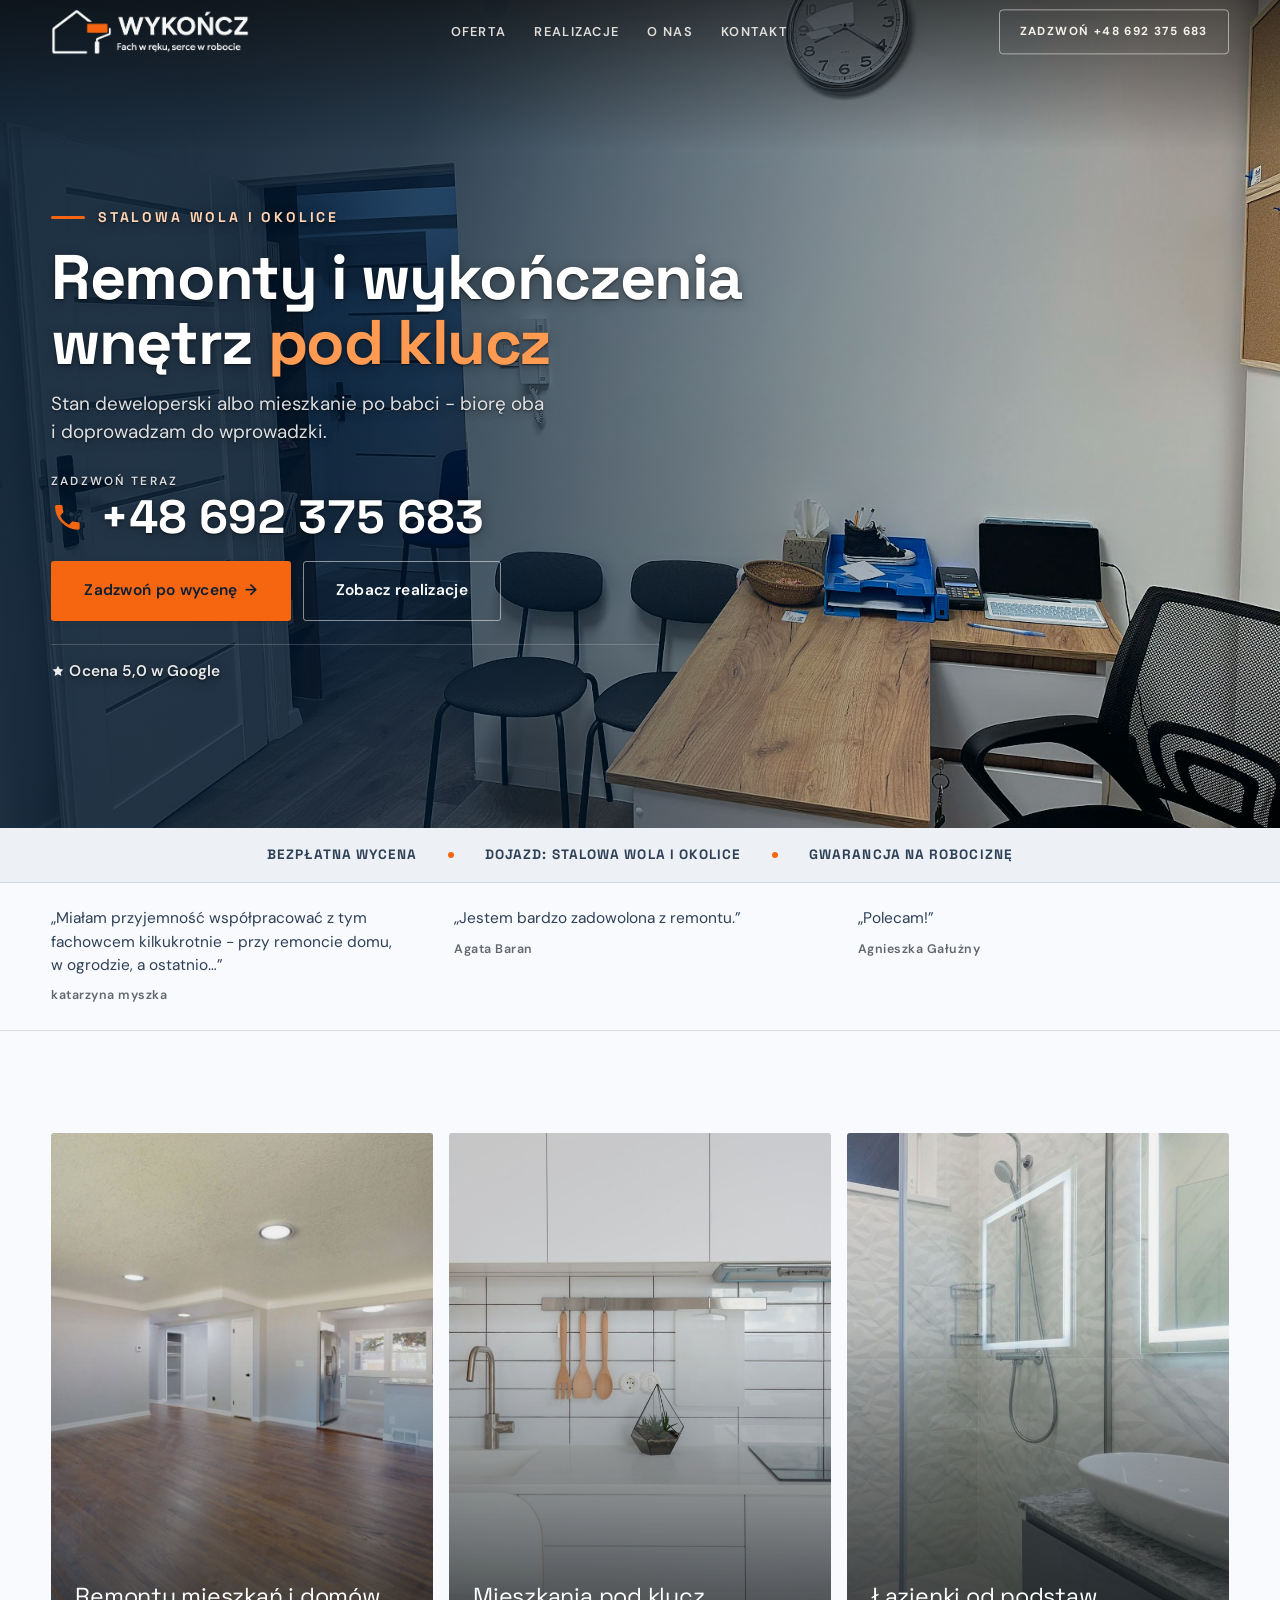
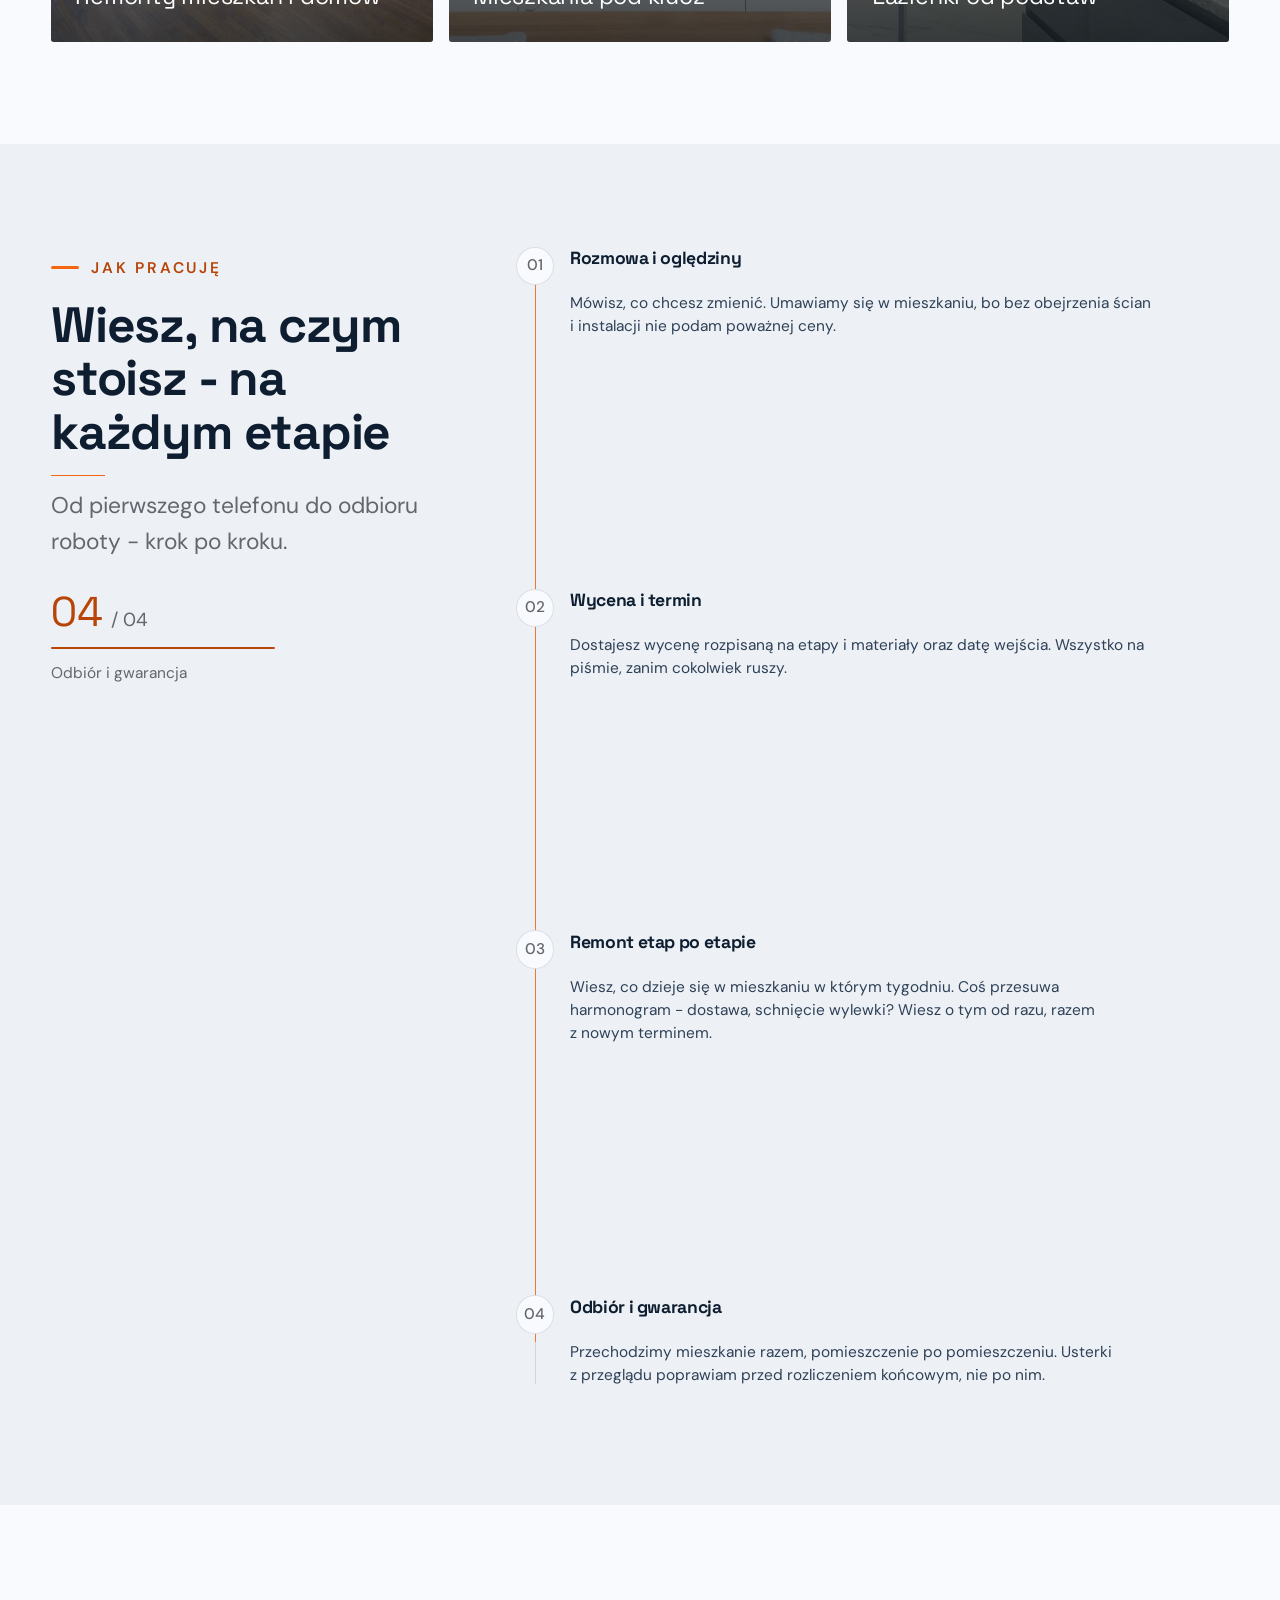
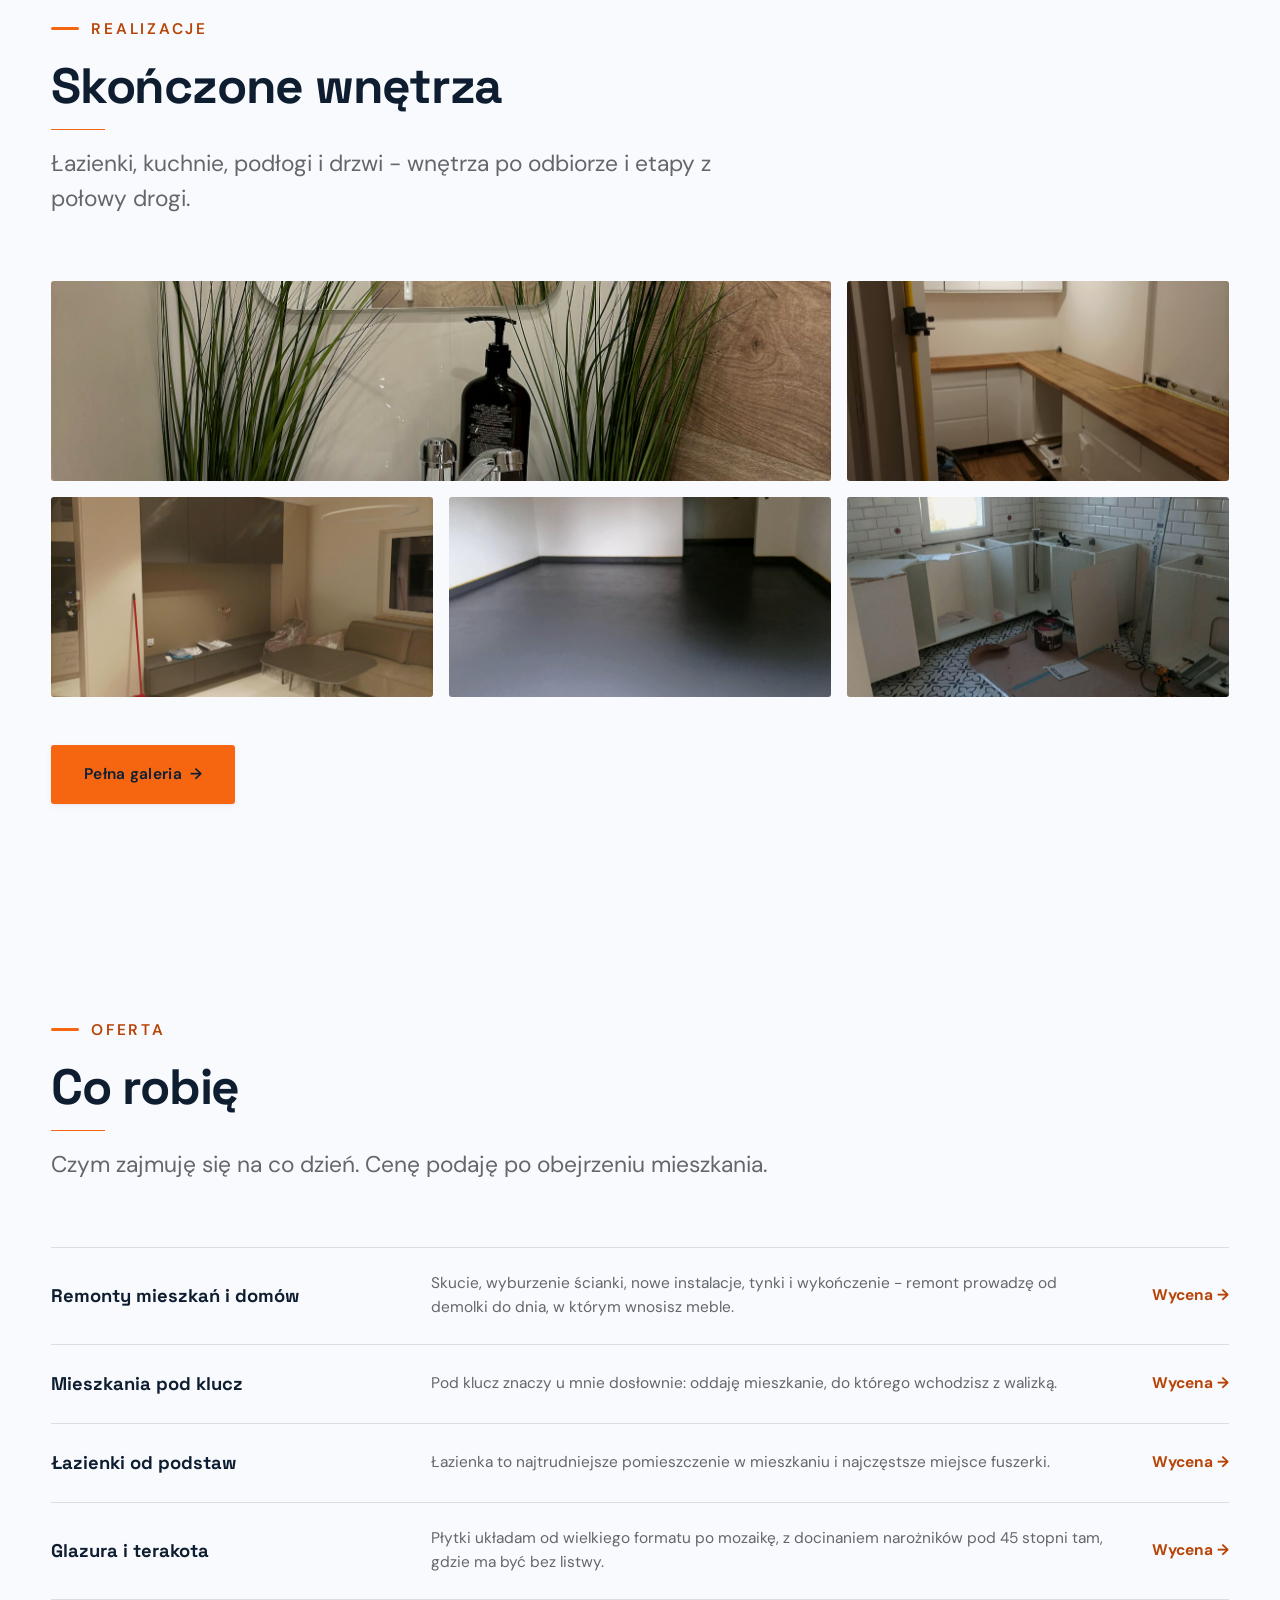
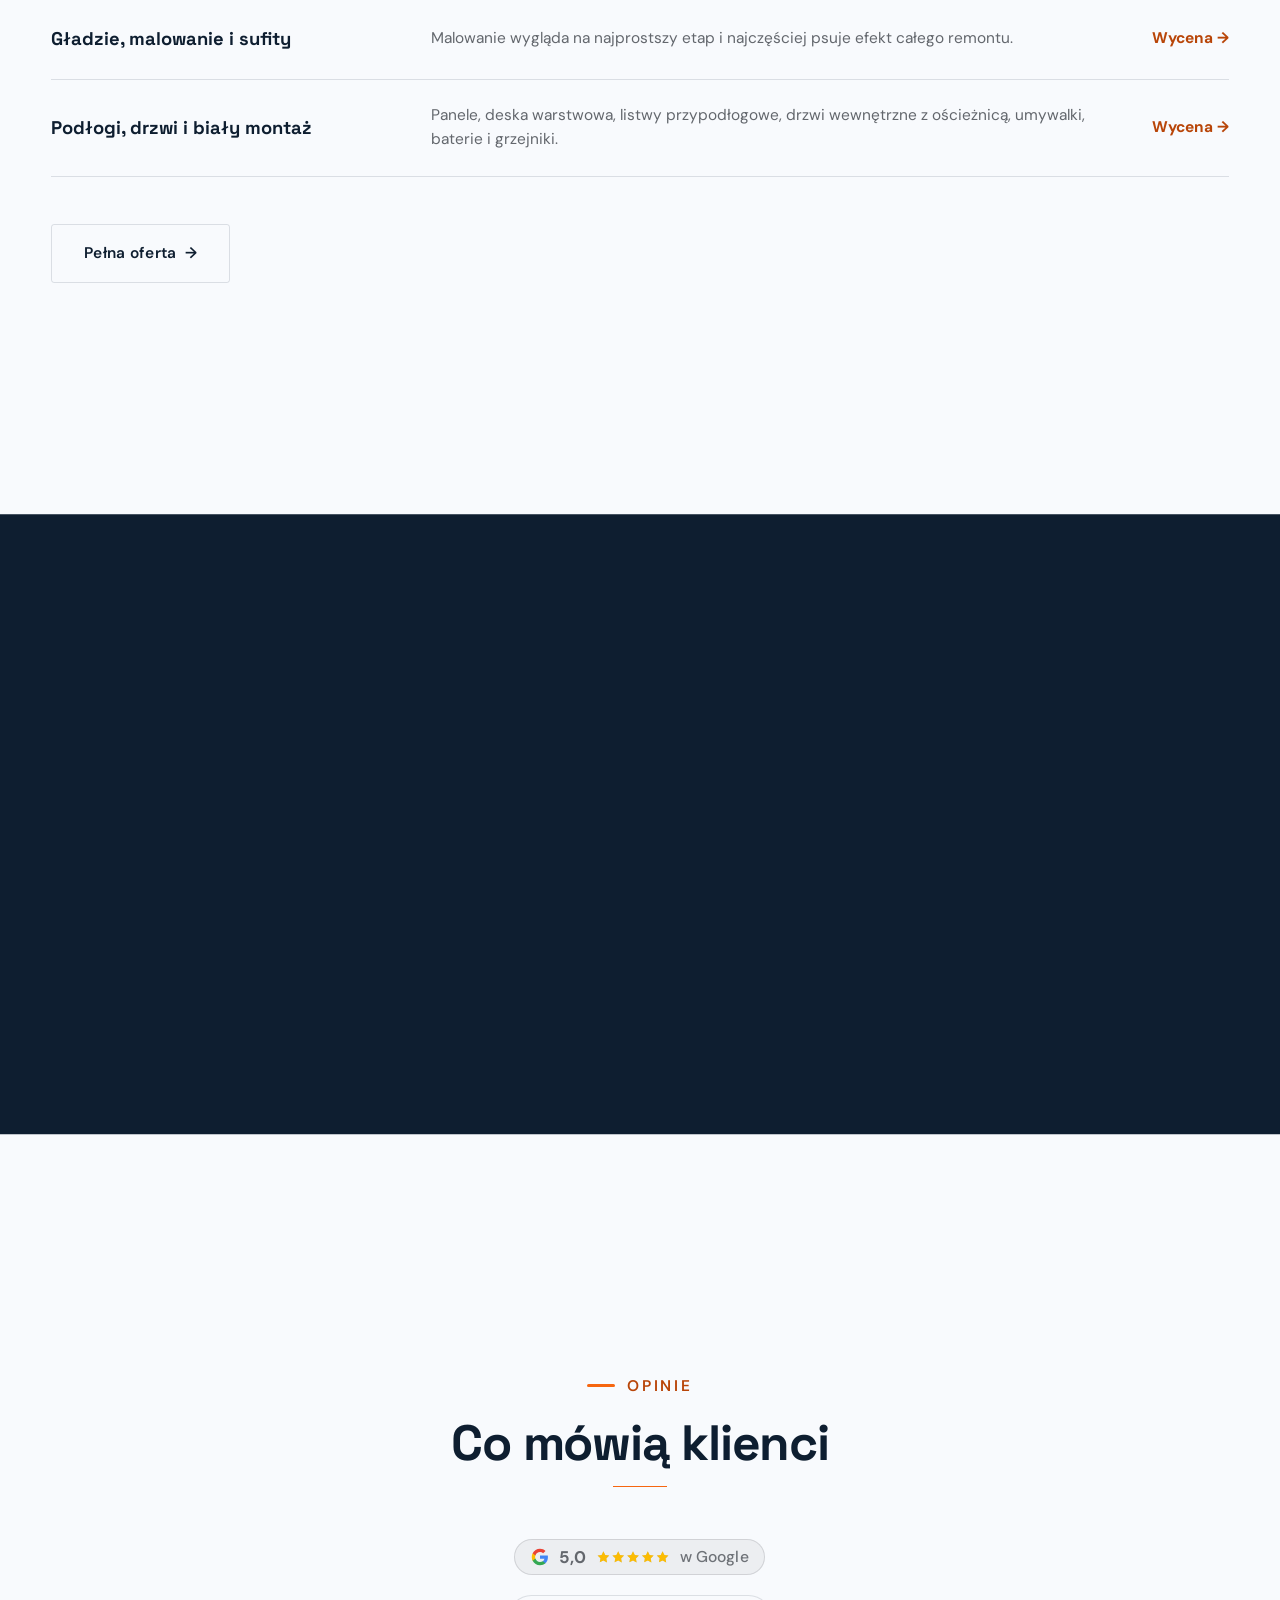
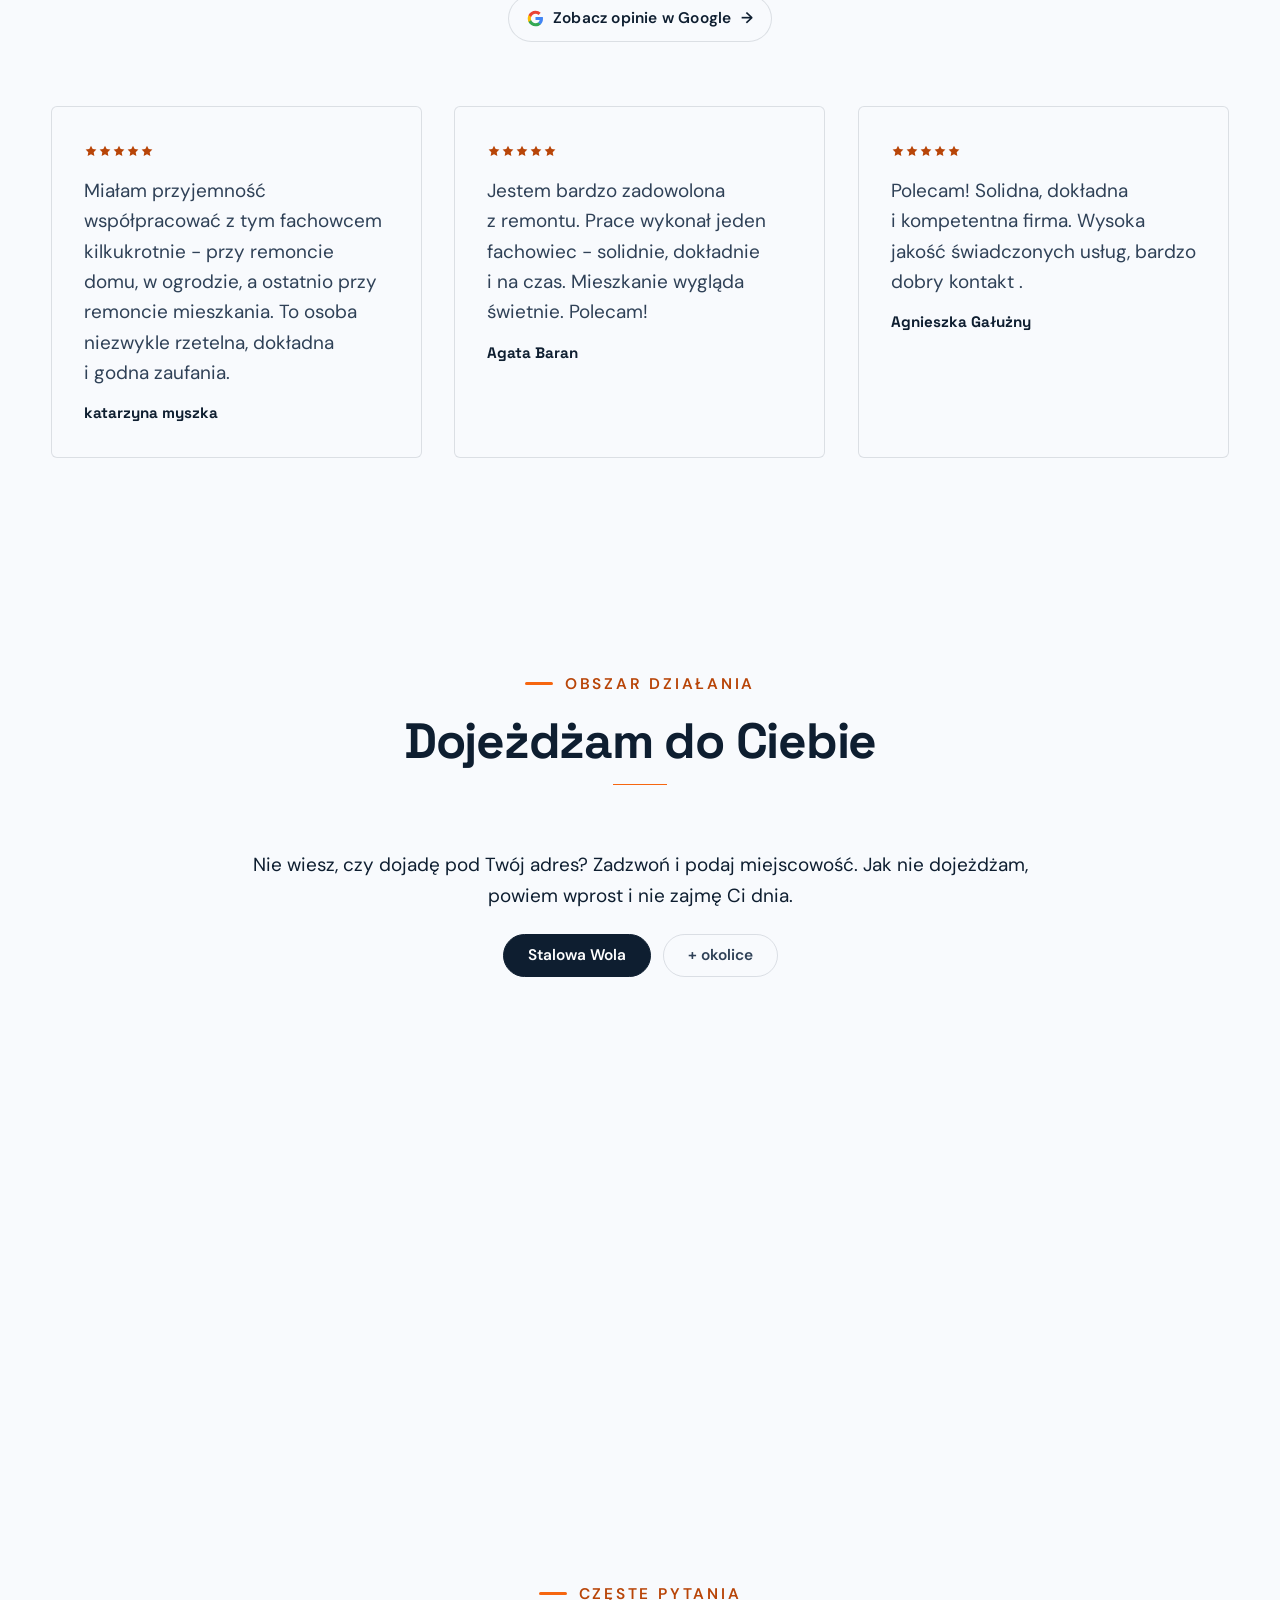
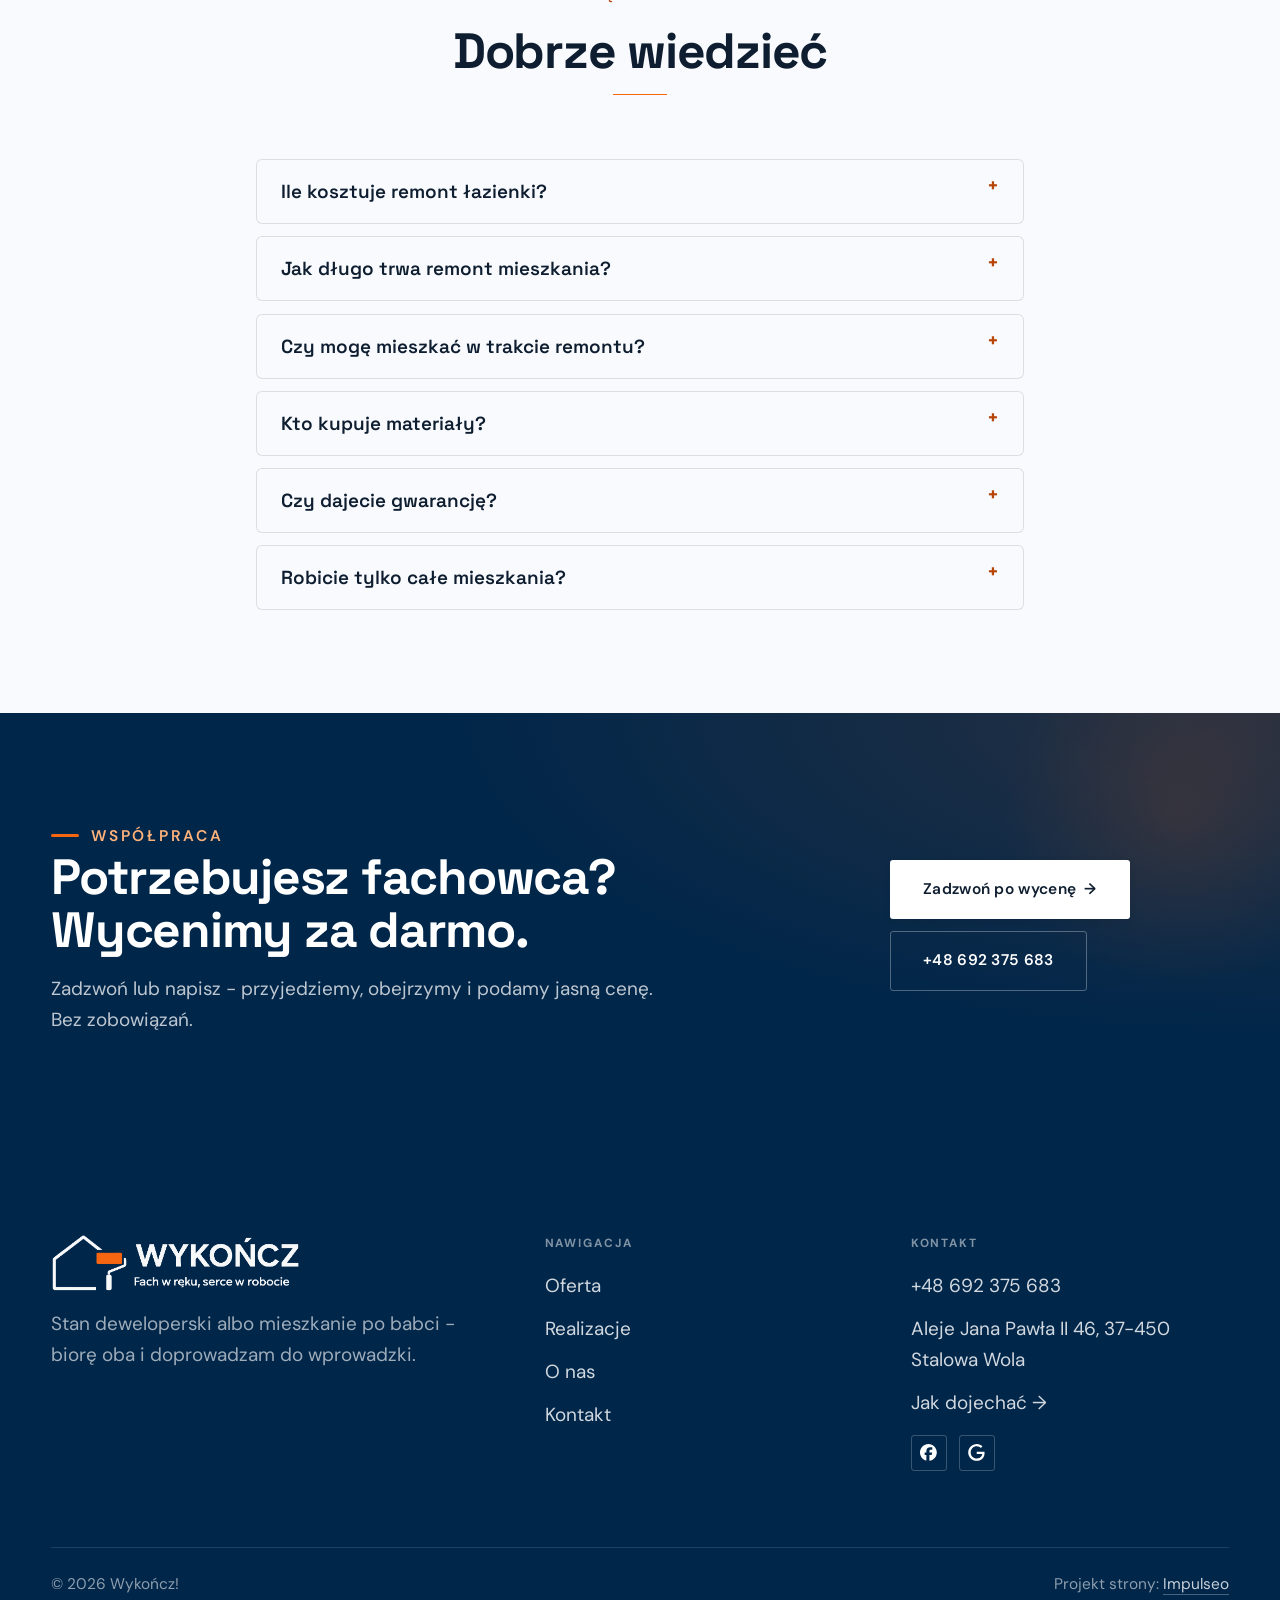
<file: index.html>
<!DOCTYPE html>
<html lang="pl">
<head>
<meta charset="UTF-8">
<meta name="viewport" content="width=device-width, initial-scale=1.0">
<link rel="preload" as="image" href="img/logo-ciemne.png" fetchpriority="high">
<link rel="preload" as="image" href="img/logo-jasne.png" fetchpriority="high">
<script>
/* Ekran wejścia: w <head> BEZ defer - z defer przez ułamek sekundy widać stronę przed kurtyną. */
(function(){
  try{
    if (matchMedia('(prefers-reduced-motion:reduce)').matches) return;
    if (location.search.indexOf('intro') < 0) {
      try { if (sessionStorage.getItem('wykoncz-intro')) return;
            sessionStorage.setItem('wykoncz-intro','1'); } catch(e){}
    }
    document.documentElement.classList.add('intro-on');
  }catch(e){}
})();
</script>
<title>Wykończ! - remonty i wykończenia wnętrz</title>
<meta name="description" content="Remonty mieszkań w Stalowej Woli: łazienki od podstaw, glazura i terakota, wykończenia pod klucz. Wycena i termin przed robotą. Zadzwoń: +48 692 375 683.">
<link rel="canonical" href="https://kris20032.github.io/wykoncz/">
<meta name="robots" content="noindex, nofollow">
<meta property="og:type" content="website">
<meta property="og:locale" content="pl_PL">
<meta property="og:site_name" content="Wykończ!">
<meta property="og:title" content="Wykończ! - remonty i wykończenia wnętrz">
<meta property="og:description" content="Remonty mieszkań w Stalowej Woli: łazienki od podstaw, glazura i terakota, wykończenia pod klucz. Wycena i termin przed robotą. Zadzwoń: +48 692 375 683.">
<meta property="og:url" content="https://kris20032.github.io/wykoncz/">
<meta property="og:image" content="https://kris20032.github.io/wykoncz/img/og.jpg">
<meta property="og:image:width" content="1200">
<meta property="og:image:height" content="630">
<meta name="twitter:card" content="summary_large_image">
<script type="application/ld+json">{"@context": "https://schema.org", "@type": "LocalBusiness", "name": "Wykończ!", "url": "https://kris20032.github.io/wykoncz/", "telephone": "+48692375683", "image": "https://kris20032.github.io/wykoncz/img/og.jpg", "areaServed": "Stalowa Wola", "sameAs": ["https://www.facebook.com/SebastianGadekd/", "https://maps.google.com/?cid=2458068947022722503"]}</script>
<link rel="preconnect" href="https://fonts.googleapis.com">
<link rel="preconnect" href="https://fonts.gstatic.com" crossorigin>
<link href="https://fonts.googleapis.com/css2?family=Space+Grotesk:wght@500;600;700&family=DM+Sans:opsz,wght@9..40,400;9..40,500;9..40,600&display=swap" rel="stylesheet">
<link rel="stylesheet" href="assets/styles.css?v=74247b15">
<meta name="nb-deploy" content="bb717f656394">
</head>
<body>
<div id="intro" aria-hidden="true"><span class="i-pas"></span></div>

<header class="nav">
  <div class="wrap nav-inner">
    <a class="brand brand-has-logo" href="index.html"><span class="brand-mark"><img class="brand-logo" src="img/logo-jasne.png" alt="Wykończ!" width="915" height="213" fetchpriority="high"><img class="bl-ciemne" src="img/logo-ciemne.png" alt="" aria-hidden="true" width="915" height="213" decoding="async"></span></a>
    <nav class="nav-links">
      <a href="oferta.html">Oferta</a>
      <a href="realizacje.html">Realizacje</a>
      <a href="o-nas.html">O nas</a>
      <a href="kontakt.html">Kontakt</a>
      <a href="tel:+48692375683" class="btn btn-accent">Zadzwoń +48 692 375 683</a>
    </nav>
    <button class="nav-toggle" aria-label="Menu"><span></span><span></span><span></span></button>
  </div>
</header>
<script>
/* Pomiar logo i sterowanie wejściem - TUŻ ZA </header> (z main.js ruszałoby ~300 ms później). */
(function(){
  var h = document.documentElement;
  if (!h.classList.contains('intro-on')) return;
  var brand = document.querySelector('.nav .brand'),
      mark  = document.querySelector('.nav .brand-mark'),
      nav   = document.querySelector('.nav');
  var obrazy = mark ? mark.querySelectorAll('img') : [];
  function sprzataj(){
    h.classList.remove('intro-on','intro-znak','intro-gra','intro-out');
    try { document.dispatchEvent(new CustomEvent('wejscie:koniec')); } catch(e){}
  }
  if (!brand || !mark || !nav || obrazy.length < 2) { sprzataj(); return; }

  /* Nic nie rusza, dopóki OBA pliki logo nie są pobrane i zdekodowane -
     inaczej maska grałaby na pustym miejscu. Nie doczekamy się - pokazujemy stronę bez wejścia. */
  var CZEKANIE = 1400, ruszylo = false, odpuszczone = false;
  function pobrane(){ for (var i=0;i<obrazy.length;i++){ if(!(obrazy[i].complete && obrazy[i].naturalWidth>0)) return false; } return true; }
  function odpusc(){ if (ruszylo || odpuszczone) return; odpuszczone = true; sprzataj(); }
  function graj(){ if (!ruszylo && !odpuszczone) { ruszylo = true; wejscie(); } }
  function zacznij(){
    if (ruszylo || odpuszczone || !pobrane()) return;
    var d = [];
    for (var i=0;i<obrazy.length;i++){ if (obrazy[i].decode) d.push(obrazy[i].decode()); }
    if (d.length && window.Promise) Promise.all(d).then(graj, graj); else graj();
  }
  if (pobrane()) zacznij();
  else {
    for (var i=0;i<obrazy.length;i++){
      obrazy[i].addEventListener('load', zacznij);
      obrazy[i].addEventListener('error', odpusc);
    }
    setTimeout(function(){ if (pobrane()) zacznij(); else odpusc(); }, CZEKANIE);
  }

  function wejscie(){
    var r = mark.getBoundingClientRect(), br = brand.getBoundingClientRect();
    if (!r.width || !r.height) { sprzataj(); return; }
    /* Sufit z pikseli pliku (915) przez gęstość ekranu - powyżej logo byłoby miękkie. */
    var sufit = 915 / Math.min(window.devicePixelRatio || 1, 3);
    var cel = (innerWidth < 680) ? Math.min(innerWidth * 0.74, 330) : Math.min(innerWidth * 0.4, 470);
    cel = Math.max(r.width, Math.min(cel, sufit));
    h.style.setProperty('--i-w', Math.round(cel) + 'px');
    h.style.setProperty('--i-h', Math.round(cel * r.height / r.width) + 'px');
    h.style.setProperty('--i-zmniejsz', (r.width / cel).toFixed(4));
    h.style.setProperty('--i-baza-w', Math.round(br.width) + 'px');
    h.style.setProperty('--i-baza-h', Math.round(br.height) + 'px');
    h.style.setProperty('--i-px', Math.round(r.left + r.width / 2 - innerWidth / 2) + 'px');
    h.style.setProperty('--i-py', Math.round(r.top + r.height / 2 - innerHeight / 2) + 'px');
    h.classList.add('intro-znak');
    /* Korekta, gdyby jakiś przodek stał się blokiem odniesienia dla position:fixed. */
    var m = mark.getBoundingClientRect();
    var kx = innerWidth / 2 - (m.left + m.width / 2), ky = innerHeight / 2 - (m.top + m.height / 2);
    if (Math.abs(kx) > 1 || Math.abs(ky) > 1) {
      h.style.setProperty('--i-kx', Math.round(kx) + 'px');
      h.style.setProperty('--i-ky', Math.round(ky) + 'px');
    }

    var zdjete = false;
    function koniec(){
      if (zdjete) return; zdjete = true;
      h.classList.add('intro-out');
      try { document.dispatchEvent(new CustomEvent('wejscie:odslona')); } catch(e){}
      setTimeout(sprzataj, 900);
    }
    /* DWIE klatki - po jednej przeglądarka skleiłaby stan startowy z końcowym. */
    requestAnimationFrame(function(){ requestAnimationFrame(function(){
      h.classList.add('intro-gra');
      /* Zasłona schodzi, gdy gotowe jest HERO, nie po window.load (czeka na wszystkie zdjęcia). */
      var start = Date.now(), MIN = 560, SUFIT = 820, zaladowane = false, hero = null;
      function heroGotowe(){
        if (!hero) hero = document.querySelector('.hf-photo');
        return !!(hero && hero.complete && hero.naturalWidth > 0);
      }
      function moze(){
        if (zdjete) return;
        if (Date.now() - start >= MIN && (heroGotowe() || zaladowane)) koniec();
        else setTimeout(moze, 70);
      }
      window.addEventListener('load', function(){ zaladowane = true; moze(); });
      moze();
      setTimeout(koniec, SUFIT);
    }); });
    /* Bezpieczniki niezależne od klatek (karta w tle wstrzymuje requestAnimationFrame). */
    setTimeout(koniec, 1900);
    setTimeout(sprzataj, 3000);
    ['click','wheel','touchstart','keydown'].forEach(function(z){
      window.addEventListener(z, koniec, {passive:true});
    });
  }
})();
</script>

<main>
<section class="hero-fach">
  <img class="hf-photo" src="img/hero.jpg" fetchpriority="high" data-rotate="img/g2.jpg|img/g4.jpg" alt="Wykończ!" width="1880" height="1255">
  <div class="hf-panel">
    <div class="hf-inner">
      <span class="hf-kicker">Stalowa Wola i okolice</span>
      <h1 class="hf-title">Remonty i wykończenia wnętrz <em>pod klucz</em></h1>
      <p class="hf-lead">Stan deweloperski albo mieszkanie po babci - biorę oba i doprowadzam do wprowadzki.</p>
      <a class="hf-phone" href="tel:+48692375683"><span class="hf-phone-lab">Zadzwoń teraz</span><span class="hf-phone-num"><svg class="ico-tel" width="16" height="16" viewBox="0 0 24 24" fill="none" aria-hidden="true"><path d="M6.6 10.8a15.5 15.5 0 0 0 6.6 6.6l2.2-2.2a1 1 0 0 1 1-.24 11.4 11.4 0 0 0 3.6.58 1 1 0 0 1 1 1V20a1 1 0 0 1-1 1A17 17 0 0 1 3 4a1 1 0 0 1 1-1h3.5a1 1 0 0 1 1 1c0 1.25.2 2.46.58 3.6a1 1 0 0 1-.25 1l-2.23 2.2Z" fill="currentColor"/></svg> +48 692 375 683</span></a>
      <div class="hf-actions">
        <a href="kontakt.html" class="btn btn-accent">Zadzwoń po wycenę <span class="arr">→</span></a>
        <a href="realizacje.html" class="btn btn-ghost hf-ghost">Zobacz realizacje</a>
      </div>
      <div class="hf-trust"><svg class="ico-star" width="14" height="14" viewBox="0 0 24 24" style="vertical-align:-2px" aria-hidden="true"><path d="M12 2.8l2.85 5.8 6.4.93-4.63 4.5 1.1 6.37L12 17.4l-5.72 3 1.1-6.37-4.63-4.5 6.4-.93L12 2.8Z" fill="currentColor"/></svg> Ocena 5,0 w Google</div>
    </div>
  </div>
</section>
<section class="fach-promise">
  <div class="wrap">
    <ul class="fp-row reveal"><li>Bezpłatna wycena</li><li>Dojazd: Stalowa Wola i okolice</li><li>Gwarancja na robociznę</li></ul>
  </div>
</section>
<section class="opinie-mini" aria-label="Opinie klientów">
  <div class="wrap">
    <div class="om-row">
      <div class="om-item reveal"><blockquote>„Miałam przyjemność współpracować z tym fachowcem kilkukrotnie - przy remoncie domu, w ogrodzie, a ostatnio…”</blockquote><span class="om-autor">katarzyna myszka</span></div>
      <div class="om-item reveal"><blockquote>„Jestem bardzo zadowolona z remontu.”</blockquote><span class="om-autor">Agata Baran</span></div>
      <div class="om-item reveal"><blockquote>„Polecam!”</blockquote><span class="om-autor">Agnieszka Gałużny</span></div>
    </div>
  </div>
</section>
<section class="gateways-band">
  <div class="wrap">
    <div class="gateways">
      <a href="oferta.html" class="gateway reveal"><img src="img/g9.jpg" alt="Remonty mieszkań i domów" loading="lazy" width="1600" height="1200" decoding="async"><span class="g-ttl">Remonty mieszkań i domów</span></a>
      <a href="oferta.html" class="gateway reveal"><img src="img/g10.jpg" alt="Mieszkania pod klucz" loading="lazy" width="1600" height="1068" decoding="async"><span class="g-ttl">Mieszkania pod klucz</span></a>
      <a href="oferta.html" class="gateway reveal"><img src="img/g11.jpg" alt="Łazienki od podstaw" loading="lazy" width="1600" height="1000" decoding="async"><span class="g-ttl">Łazienki od podstaw</span></a>
    </div>
  </div>
</section>
<section class="proces proces-os fachowcy">
  <div class="wrap proc-grid">
    <div class="proc-side">
      <div class="head reveal">
        <span class="eyebrow">Jak pracuję</span>
        <h2>Wiesz, na czym stoisz - na każdym etapie</h2>
        <p>Od pierwszego telefonu do odbioru roboty - krok po kroku.</p>
      </div>
      <div class="proc-count" aria-hidden="true"><span class="pc-cur">01</span><span class="pc-all">/ 04</span></div>
      <div class="proc-bar" aria-hidden="true"><i></i></div>
      <p class="proc-now" aria-hidden="true">Rozmowa i oględziny</p>
    </div>
    <ol class="proces-line">
      <li class="reveal"><span class="pno">01</span><h3>Rozmowa i oględziny</h3><p>Mówisz, co chcesz zmienić. Umawiamy się w mieszkaniu, bo bez obejrzenia ścian i instalacji nie podam poważnej ceny.</p></li>
      <li class="reveal"><span class="pno">02</span><h3>Wycena i termin</h3><p>Dostajesz wycenę rozpisaną na etapy i materiały oraz datę wejścia. Wszystko na piśmie, zanim cokolwiek ruszy.</p></li>
      <li class="reveal"><span class="pno">03</span><h3>Remont etap po etapie</h3><p>Wiesz, co dzieje się w mieszkaniu w którym tygodniu. Coś przesuwa harmonogram - dostawa, schnięcie wylewki? Wiesz o tym od razu, razem z nowym terminem.</p></li>
      <li class="reveal"><span class="pno">04</span><h3>Odbiór i gwarancja</h3><p>Przechodzimy mieszkanie razem, pomieszczenie po pomieszczeniu. Usterki z przeglądu poprawiam przed rozliczeniem końcowym, nie po nim.</p></li>
    </ol>
  </div>
</section>
<section>
  <div class="wrap">
    <div class="head reveal">
      <span class="eyebrow">Realizacje</span>
      <h2>Skończone wnętrza</h2>
      <p>Łazienki, kuchnie, podłogi i drzwi - wnętrza po odbiorze i etapy z połowy drogi.</p>
    </div>
    <div class="gallery">
      <div class="tile t-two3 reveal"><img src="img/g1.jpg" alt="Wykończ!" loading="lazy" width="1600" height="2133" decoding="async"></div>
      <div class="tile t-third reveal"><img src="img/g3.jpg" alt="Wykończ!" loading="lazy" width="1531" height="2048" decoding="async"></div>
      <div class="tile t-third reveal"><img src="img/g5.jpg" alt="Wykończ!" loading="lazy" width="1600" height="1196" decoding="async"></div>
      <div class="tile t-third reveal"><img src="img/g6.jpg" alt="Wykończ!" loading="lazy" width="1544" height="1140" decoding="async"></div>
      <div class="tile t-third reveal"><img src="img/g7.jpg" alt="Wykończ!" loading="lazy" width="1568" height="770" decoding="async"></div>
    </div>
    <div style="margin-top:var(--space-7)" class="reveal"><a href="realizacje.html" class="btn btn-accent">Pełna galeria <span class="arr">→</span></a></div>
  </div>
</section>
<section class="fach-uslugi">
  <div class="wrap">
    <div class="head reveal">
      <span class="eyebrow">Oferta</span>
      <h2>Co robię</h2>
      <p>Czym zajmuję się na co dzień. Cenę podaję po obejrzeniu mieszkania.</p>
    </div>
    <ul class="fu-list">
      <li class="fu-row reveal"><div class="fu-name">Remonty mieszkań i domów</div><div class="fu-desc">Skucie, wyburzenie ścianki, nowe instalacje, tynki i wykończenie - remont prowadzę od demolki do dnia, w którym wnosisz meble.</div><a class="fu-cta" href="kontakt.html">Wycena <span class="arr">→</span></a></li>
      <li class="fu-row reveal"><div class="fu-name">Mieszkania pod klucz</div><div class="fu-desc">Pod klucz znaczy u mnie dosłownie: oddaję mieszkanie, do którego wchodzisz z walizką.</div><a class="fu-cta" href="kontakt.html">Wycena <span class="arr">→</span></a></li>
      <li class="fu-row reveal"><div class="fu-name">Łazienki od podstaw</div><div class="fu-desc">Łazienka to najtrudniejsze pomieszczenie w mieszkaniu i najczęstsze miejsce fuszerki.</div><a class="fu-cta" href="kontakt.html">Wycena <span class="arr">→</span></a></li>
      <li class="fu-row reveal"><div class="fu-name">Glazura i terakota</div><div class="fu-desc">Płytki układam od wielkiego formatu po mozaikę, z docinaniem narożników pod 45 stopni tam, gdzie ma być bez listwy.</div><a class="fu-cta" href="kontakt.html">Wycena <span class="arr">→</span></a></li>
      <li class="fu-row reveal"><div class="fu-name">Gładzie, malowanie i sufity</div><div class="fu-desc">Malowanie wygląda na najprostszy etap i najczęściej psuje efekt całego remontu.</div><a class="fu-cta" href="kontakt.html">Wycena <span class="arr">→</span></a></li>
      <li class="fu-row reveal"><div class="fu-name">Podłogi, drzwi i biały montaż</div><div class="fu-desc">Panele, deska warstwowa, listwy przypodłogowe, drzwi wewnętrzne z ościeżnicą, umywalki, baterie i grzejniki.</div><a class="fu-cta" href="kontakt.html">Wycena <span class="arr">→</span></a></li>
    </ul>
    <div style="margin-top:var(--space-7)" class="reveal"><a href="oferta.html" class="btn btn-ghost">Pełna oferta <span class="arr">→</span></a></div>
  </div>
</section>
<section class="stopklatka" aria-hidden="true">
  <div class="stk-bg" style="background-image:url(img/g12.jpg)"></div>
</section>
<section class="opinie">
  <div class="wrap">
    <div class="head center reveal">
      <span class="eyebrow">Opinie</span>
      <h2>Co mówią klienci</h2>
    </div>
    <p class="op-meta reveal"><span class="g-badge"><svg class="gb-ico" viewBox="0 0 24 24" width="18" height="18" aria-hidden="true"><path fill="#4285F4" d="M22.56 12.25c0-.78-.07-1.53-.2-2.25H12v4.26h5.92c-.26 1.37-1.04 2.53-2.21 3.31v2.77h3.57c2.08-1.92 3.28-4.74 3.28-8.09z"/><path fill="#34A853" d="M12 23c2.97 0 5.46-.98 7.28-2.66l-3.57-2.77c-.98.66-2.23 1.06-3.71 1.06-2.86 0-5.29-1.93-6.16-4.53H2.18v2.84C3.99 20.53 7.7 23 12 23z"/><path fill="#FBBC05" d="M5.84 14.09c-.22-.66-.35-1.36-.35-2.09s.13-1.43.35-2.09V7.07H2.18C1.43 8.55 1 10.22 1 12s.43 3.45 1.18 4.93l2.85-2.22.81-.62z"/><path fill="#EA4335" d="M12 5.38c1.62 0 3.06.56 4.21 1.64l3.15-3.15C17.45 2.09 14.97 1 12 1 7.7 1 3.99 3.47 2.18 7.07l3.66 2.84c.87-2.6 3.3-4.53 6.16-4.53z"/></svg><b class="gb-ocena">5,0</b><svg class="gb-stars" viewBox="0 0 90 18" width="74" height="14.8" aria-hidden="true"><g fill="currentColor" opacity=".26"><path transform="translate(0,0)" d="M9 1.6l2.2 4.46 4.92.72-3.56 3.47.84 4.9L9 12.74l-4.4 2.31.84-4.9L1.88 6.68l4.92-.72L9 1.6Z"/><path transform="translate(18,0)" d="M9 1.6l2.2 4.46 4.92.72-3.56 3.47.84 4.9L9 12.74l-4.4 2.31.84-4.9L1.88 6.68l4.92-.72L9 1.6Z"/><path transform="translate(36,0)" d="M9 1.6l2.2 4.46 4.92.72-3.56 3.47.84 4.9L9 12.74l-4.4 2.31.84-4.9L1.88 6.68l4.92-.72L9 1.6Z"/><path transform="translate(54,0)" d="M9 1.6l2.2 4.46 4.92.72-3.56 3.47.84 4.9L9 12.74l-4.4 2.31.84-4.9L1.88 6.68l4.92-.72L9 1.6Z"/><path transform="translate(72,0)" d="M9 1.6l2.2 4.46 4.92.72-3.56 3.47.84 4.9L9 12.74l-4.4 2.31.84-4.9L1.88 6.68l4.92-.72L9 1.6Z"/></g><clipPath id="gs1000"><rect x="0" y="0" width="90.0" height="18"/></clipPath><g fill="#FBBC04" clip-path="url(#gs1000)"><path transform="translate(0,0)" d="M9 1.6l2.2 4.46 4.92.72-3.56 3.47.84 4.9L9 12.74l-4.4 2.31.84-4.9L1.88 6.68l4.92-.72L9 1.6Z"/><path transform="translate(18,0)" d="M9 1.6l2.2 4.46 4.92.72-3.56 3.47.84 4.9L9 12.74l-4.4 2.31.84-4.9L1.88 6.68l4.92-.72L9 1.6Z"/><path transform="translate(36,0)" d="M9 1.6l2.2 4.46 4.92.72-3.56 3.47.84 4.9L9 12.74l-4.4 2.31.84-4.9L1.88 6.68l4.92-.72L9 1.6Z"/><path transform="translate(54,0)" d="M9 1.6l2.2 4.46 4.92.72-3.56 3.47.84 4.9L9 12.74l-4.4 2.31.84-4.9L1.88 6.68l4.92-.72L9 1.6Z"/><path transform="translate(72,0)" d="M9 1.6l2.2 4.46 4.92.72-3.56 3.47.84 4.9L9 12.74l-4.4 2.31.84-4.9L1.88 6.68l4.92-.72L9 1.6Z"/></g></svg><span class="gb-txt">w Google</span></span></p>
    <p class="op-meta reveal"><a class="op-google" href="https://maps.google.com/?cid=2458068947022722503" target="_blank" rel="noopener"><svg class="op-g-ico" viewBox="0 0 24 24" width="17" height="17" aria-hidden="true"><path fill="#4285F4" d="M22.56 12.25c0-.78-.07-1.53-.2-2.25H12v4.26h5.92c-.26 1.37-1.04 2.53-2.21 3.31v2.77h3.57c2.08-1.92 3.28-4.74 3.28-8.09z"/><path fill="#34A853" d="M12 23c2.97 0 5.46-.98 7.28-2.66l-3.57-2.77c-.98.66-2.23 1.06-3.71 1.06-2.86 0-5.29-1.93-6.16-4.53H2.18v2.84C3.99 20.53 7.7 23 12 23z"/><path fill="#FBBC05" d="M5.84 14.09c-.22-.66-.35-1.36-.35-2.09s.13-1.43.35-2.09V7.07H2.18C1.43 8.55 1 10.22 1 12s.43 3.45 1.18 4.93l2.85-2.22.81-.62z"/><path fill="#EA4335" d="M12 5.38c1.62 0 3.06.56 4.21 1.64l3.15-3.15C17.45 2.09 14.97 1 12 1 7.7 1 3.99 3.47 2.18 7.07l3.66 2.84c.87-2.6 3.3-4.53 6.16-4.53z"/></svg><span>Zobacz opinie w Google</span><span class="arr">→</span></a></p>
    <div class="opinie-grid">
      <figure class="op-card reveal"><span class="op-star"><svg class="ico-star" width="14" height="14" viewBox="0 0 24 24" style="vertical-align:-2px" aria-hidden="true"><path d="M12 2.8l2.85 5.8 6.4.93-4.63 4.5 1.1 6.37L12 17.4l-5.72 3 1.1-6.37-4.63-4.5 6.4-.93L12 2.8Z" fill="currentColor"/></svg><svg class="ico-star" width="14" height="14" viewBox="0 0 24 24" style="vertical-align:-2px" aria-hidden="true"><path d="M12 2.8l2.85 5.8 6.4.93-4.63 4.5 1.1 6.37L12 17.4l-5.72 3 1.1-6.37-4.63-4.5 6.4-.93L12 2.8Z" fill="currentColor"/></svg><svg class="ico-star" width="14" height="14" viewBox="0 0 24 24" style="vertical-align:-2px" aria-hidden="true"><path d="M12 2.8l2.85 5.8 6.4.93-4.63 4.5 1.1 6.37L12 17.4l-5.72 3 1.1-6.37-4.63-4.5 6.4-.93L12 2.8Z" fill="currentColor"/></svg><svg class="ico-star" width="14" height="14" viewBox="0 0 24 24" style="vertical-align:-2px" aria-hidden="true"><path d="M12 2.8l2.85 5.8 6.4.93-4.63 4.5 1.1 6.37L12 17.4l-5.72 3 1.1-6.37-4.63-4.5 6.4-.93L12 2.8Z" fill="currentColor"/></svg><svg class="ico-star" width="14" height="14" viewBox="0 0 24 24" style="vertical-align:-2px" aria-hidden="true"><path d="M12 2.8l2.85 5.8 6.4.93-4.63 4.5 1.1 6.37L12 17.4l-5.72 3 1.1-6.37-4.63-4.5 6.4-.93L12 2.8Z" fill="currentColor"/></svg></span><blockquote>Miałam przyjemność współpracować z tym fachowcem kilkukrotnie - przy remoncie domu, w ogrodzie, a ostatnio przy remoncie mieszkania. To osoba niezwykle rzetelna, dokładna i godna zaufania.</blockquote><span class="op-autor">katarzyna myszka</span></figure>
      <figure class="op-card reveal"><span class="op-star"><svg class="ico-star" width="14" height="14" viewBox="0 0 24 24" style="vertical-align:-2px" aria-hidden="true"><path d="M12 2.8l2.85 5.8 6.4.93-4.63 4.5 1.1 6.37L12 17.4l-5.72 3 1.1-6.37-4.63-4.5 6.4-.93L12 2.8Z" fill="currentColor"/></svg><svg class="ico-star" width="14" height="14" viewBox="0 0 24 24" style="vertical-align:-2px" aria-hidden="true"><path d="M12 2.8l2.85 5.8 6.4.93-4.63 4.5 1.1 6.37L12 17.4l-5.72 3 1.1-6.37-4.63-4.5 6.4-.93L12 2.8Z" fill="currentColor"/></svg><svg class="ico-star" width="14" height="14" viewBox="0 0 24 24" style="vertical-align:-2px" aria-hidden="true"><path d="M12 2.8l2.85 5.8 6.4.93-4.63 4.5 1.1 6.37L12 17.4l-5.72 3 1.1-6.37-4.63-4.5 6.4-.93L12 2.8Z" fill="currentColor"/></svg><svg class="ico-star" width="14" height="14" viewBox="0 0 24 24" style="vertical-align:-2px" aria-hidden="true"><path d="M12 2.8l2.85 5.8 6.4.93-4.63 4.5 1.1 6.37L12 17.4l-5.72 3 1.1-6.37-4.63-4.5 6.4-.93L12 2.8Z" fill="currentColor"/></svg><svg class="ico-star" width="14" height="14" viewBox="0 0 24 24" style="vertical-align:-2px" aria-hidden="true"><path d="M12 2.8l2.85 5.8 6.4.93-4.63 4.5 1.1 6.37L12 17.4l-5.72 3 1.1-6.37-4.63-4.5 6.4-.93L12 2.8Z" fill="currentColor"/></svg></span><blockquote>Jestem bardzo zadowolona z remontu. Prace wykonał jeden fachowiec - solidnie, dokładnie i na czas. Mieszkanie wygląda świetnie. Polecam!</blockquote><span class="op-autor">Agata Baran</span></figure>
      <figure class="op-card reveal"><span class="op-star"><svg class="ico-star" width="14" height="14" viewBox="0 0 24 24" style="vertical-align:-2px" aria-hidden="true"><path d="M12 2.8l2.85 5.8 6.4.93-4.63 4.5 1.1 6.37L12 17.4l-5.72 3 1.1-6.37-4.63-4.5 6.4-.93L12 2.8Z" fill="currentColor"/></svg><svg class="ico-star" width="14" height="14" viewBox="0 0 24 24" style="vertical-align:-2px" aria-hidden="true"><path d="M12 2.8l2.85 5.8 6.4.93-4.63 4.5 1.1 6.37L12 17.4l-5.72 3 1.1-6.37-4.63-4.5 6.4-.93L12 2.8Z" fill="currentColor"/></svg><svg class="ico-star" width="14" height="14" viewBox="0 0 24 24" style="vertical-align:-2px" aria-hidden="true"><path d="M12 2.8l2.85 5.8 6.4.93-4.63 4.5 1.1 6.37L12 17.4l-5.72 3 1.1-6.37-4.63-4.5 6.4-.93L12 2.8Z" fill="currentColor"/></svg><svg class="ico-star" width="14" height="14" viewBox="0 0 24 24" style="vertical-align:-2px" aria-hidden="true"><path d="M12 2.8l2.85 5.8 6.4.93-4.63 4.5 1.1 6.37L12 17.4l-5.72 3 1.1-6.37-4.63-4.5 6.4-.93L12 2.8Z" fill="currentColor"/></svg><svg class="ico-star" width="14" height="14" viewBox="0 0 24 24" style="vertical-align:-2px" aria-hidden="true"><path d="M12 2.8l2.85 5.8 6.4.93-4.63 4.5 1.1 6.37L12 17.4l-5.72 3 1.1-6.37-4.63-4.5 6.4-.93L12 2.8Z" fill="currentColor"/></svg></span><blockquote>Polecam! Solidna, dokładna i kompetentna firma. Wysoka jakość świadczonych usług, bardzo dobry kontakt .</blockquote><span class="op-autor">Agnieszka Gałużny</span></figure>
    </div>
  </div>
</section>
<section class="obszar">
  <div class="wrap">
    <div class="head center reveal">
      <span class="eyebrow">Obszar działania</span>
      <h2>Dojeżdżam do Ciebie</h2>
    </div>
    <p class="obszar-txt reveal" style="text-align:center;max-width:60ch;margin:0 auto 1.4rem">Nie wiesz, czy dojadę pod Twój adres? Zadzwoń i podaj miejscowość. Jak nie dojeżdżam, powiem wprost i nie zajmę Ci dnia.</p>
    <ul class="obszar-list reveal"><li class="is-home">Stalowa Wola</li><li>+ okolice</li></ul>
    <div class="obszar-mapa reveal" style="margin-top:var(--space-7)">
      <iframe title="Obszar działania - Stalowa Wola i okolice" src="https://maps.google.com/maps?q=50.5804609%2C22.0586348&amp;z=11&amp;output=embed" loading="lazy" referrerpolicy="no-referrer-when-downgrade" style="width:100%;height:clamp(280px,38vh,420px);border:0;display:block;border-radius:var(--r-md)"></iframe>
    </div>
  </div>
</section>
<section class="faq-klinika">
  <div class="wrap">
    <div class="head center reveal">
      <span class="eyebrow">Częste pytania</span>
      <h2>Dobrze wiedzieć</h2>
    </div>
    <div class="faq-list">
      <details class="faq-item reveal"><summary>Ile kosztuje remont łazienki?</summary><p>Cena zależy od metrażu, formatu płytek i tego, czy przerabiamy instalacje. Dlatego liczę dopiero po obejrzeniu pomieszczenia - kwota rzucona przez telefon i tak by się nie utrzymała.</p></details>
      <details class="faq-item reveal"><summary>Jak długo trwa remont mieszkania?</summary><p>Sama łazienka to zwykle kilka tygodni, całe mieszkanie pod klucz - kilka miesięcy. Sporo czasu zjada schnięcie: wylewki, tynków, hydroizolacji. Termin dostajesz razem z wyceną.</p></details>
      <details class="faq-item reveal"><summary>Czy mogę mieszkać w trakcie remontu?</summary><p>Przy jednym pomieszczeniu zwykle tak, przy remoncie całego mieszkania odradzam. Kurz z szlifowania gładzi wchodzi wszędzie, a woda bywa odcięta na kilka dni. Powiem wprost, czego się spodziewać.</p></details>
      <details class="faq-item reveal"><summary>Kto kupuje materiały?</summary><p>Jak wolisz. Płytki i armaturę zwykle wybiera klient, bo to kwestia gustu. Chemię budowlaną, kleje i profile biorę sam - tu decyduje parametr, nie wygląd.</p></details>
      <details class="faq-item reveal"><summary>Czy dajecie gwarancję?</summary><p>Tak, na robociznę. Zgłoszenie po odbiorze traktuję tak samo poważnie jak zlecenie, za które dopiero mam dostać pieniądze.</p></details>
      <details class="faq-item reveal"><summary>Robicie tylko całe mieszkania?</summary><p>Nie. Sama łazienka, sama kuchnia albo samo położenie płytek też wchodzi w grę. Mniejsze roboty wpasowuję w grafik między większe remonty - zadzwoń i zapytaj o wolny termin.</p></details>
    </div>
  </div>
</section>
<section class="cta">
  <div class="wrap">
    <div class="reveal">
      <span class="eyebrow">Współpraca</span>
      <h2>Potrzebujesz fachowca? Wycenimy za darmo.</h2>
      <p>Zadzwoń lub napisz - przyjedziemy, obejrzymy i podamy jasną cenę. Bez zobowiązań.</p>
    </div>
    <div class="cta-actions reveal">
      <a href="kontakt.html" class="btn btn-light">Zadzwoń po wycenę <span class="arr">→</span></a>
      <a href="tel:+48692375683" class="btn btn-ghost btn-ghost-cta">+48 692 375 683</a>
    </div>
  </div>
</section>
</main>

<footer>
  <div class="wrap">
    <div class="foot-grid">
      <div class="foot-brand">
        <img class="foot-logo" src="img/logo-jasne.png" alt="Wykończ!" width="915" height="213" loading="lazy" decoding="async">
        <p>Stan deweloperski albo mieszkanie po babci - biorę oba i doprowadzam do wprowadzki.</p>
      </div>
      <div class="foot-col">
        <h4>Nawigacja</h4>
        <a href="oferta.html">Oferta</a>
        <a href="realizacje.html">Realizacje</a>
        <a href="o-nas.html">O nas</a>
        <a href="kontakt.html">Kontakt</a>
      </div>
      <div class="foot-col">
        <h4>Kontakt</h4>
        <a href="tel:+48692375683">+48 692 375 683</a>
        <p>Aleje Jana Pawła II 46, 37-450 Stalowa Wola</p>
        <a href="https://maps.google.com/?cid=2458068947022722503" target="_blank" rel="noopener">Jak dojechać →</a>
      <div class="foot-soc">
        <a class="soc" href="https://www.facebook.com/SebastianGadekd/" target="_blank" rel="noopener" aria-label="Facebook - Wykończ!"><svg viewBox="0 0 24 24" aria-hidden="true" focusable="false"><path d="M9.101 23.691v-7.98H6.627v-3.667h2.474v-1.58c0-4.085 1.848-5.978 5.858-5.978.401 0 .955.042 1.468.103a8.68 8.68 0 0 1 1.141.195v3.325a8.623 8.623 0 0 0-.653-.036 26.805 26.805 0 0 0-.733-.009c-.707 0-1.259.096-1.675.309a1.686 1.686 0 0 0-.679.622c-.258.42-.374.995-.374 1.752v1.297h3.919l-.386 2.103-.287 1.564h-3.246v8.245C19.396 23.238 24 18.179 24 12.044c0-6.627-5.373-12-12-12s-12 5.373-12 12c0 5.628 3.874 10.35 9.101 11.647Z" fill="currentColor"/></svg></a>
        <a class="soc" href="https://maps.google.com/?cid=2458068947022722503" target="_blank" rel="noopener" aria-label="Google - Wykończ!"><svg viewBox="0 0 24 24" aria-hidden="true" focusable="false"><path d="M12.48 10.92v3.28h7.84c-.24 1.84-.853 3.187-1.787 4.133-1.147 1.147-2.933 2.4-6.053 2.4-4.827 0-8.6-3.893-8.6-8.72s3.773-8.72 8.6-8.72c2.6 0 4.507 1.027 5.907 2.347l2.307-2.307C18.747 1.44 16.133 0 12.48 0 5.867 0 .307 5.387.307 12s5.56 12 12.173 12c3.573 0 6.267-1.173 8.373-3.36 2.16-2.16 2.84-5.213 2.84-7.667 0-.76-.053-1.467-.173-2.053H12.48z" fill="currentColor"/></svg></a>
      </div>
      </div>
    </div>
    <div class="foot-bot">
      <span>© 2026 Wykończ!</span>
      <span>Projekt strony: <a class="foot-credit" href="https://impulseo.pl" target="_blank" rel="noopener">Impulseo</a></span>
    </div>
  </div>
</footer>
<div class="sticky-call"><a class="sc-call" href="tel:+48692375683"><svg class="ico-tel" width="16" height="16" viewBox="0 0 24 24" fill="none" aria-hidden="true"><path d="M6.6 10.8a15.5 15.5 0 0 0 6.6 6.6l2.2-2.2a1 1 0 0 1 1-.24 11.4 11.4 0 0 0 3.6.58 1 1 0 0 1 1 1V20a1 1 0 0 1-1 1A17 17 0 0 1 3 4a1 1 0 0 1 1-1h3.5a1 1 0 0 1 1 1c0 1.25.2 2.46.58 3.6a1 1 0 0 1-.25 1l-2.23 2.2Z" fill="currentColor"/></svg> Zadzwoń</a><a class="sc-quote" href="kontakt.html">Zadzwoń po wycenę</a></div>
<div class="demo-wazne" data-do="2026-10-01" data-cykl="3" hidden><svg class="dw-ico" width="13" height="13" viewBox="0 0 24 24" fill="none" aria-hidden="true"><circle cx="12" cy="12" r="8.6" stroke="currentColor" stroke-width="1.8"/><path d="M12 7.2V12l3.3 2" stroke="currentColor" stroke-width="1.8" stroke-linecap="round"/></svg><span class="dw-txt"></span></div>

<script src="assets/main.js?v=b0ee339d"></script>
</body>
</html>
</file>
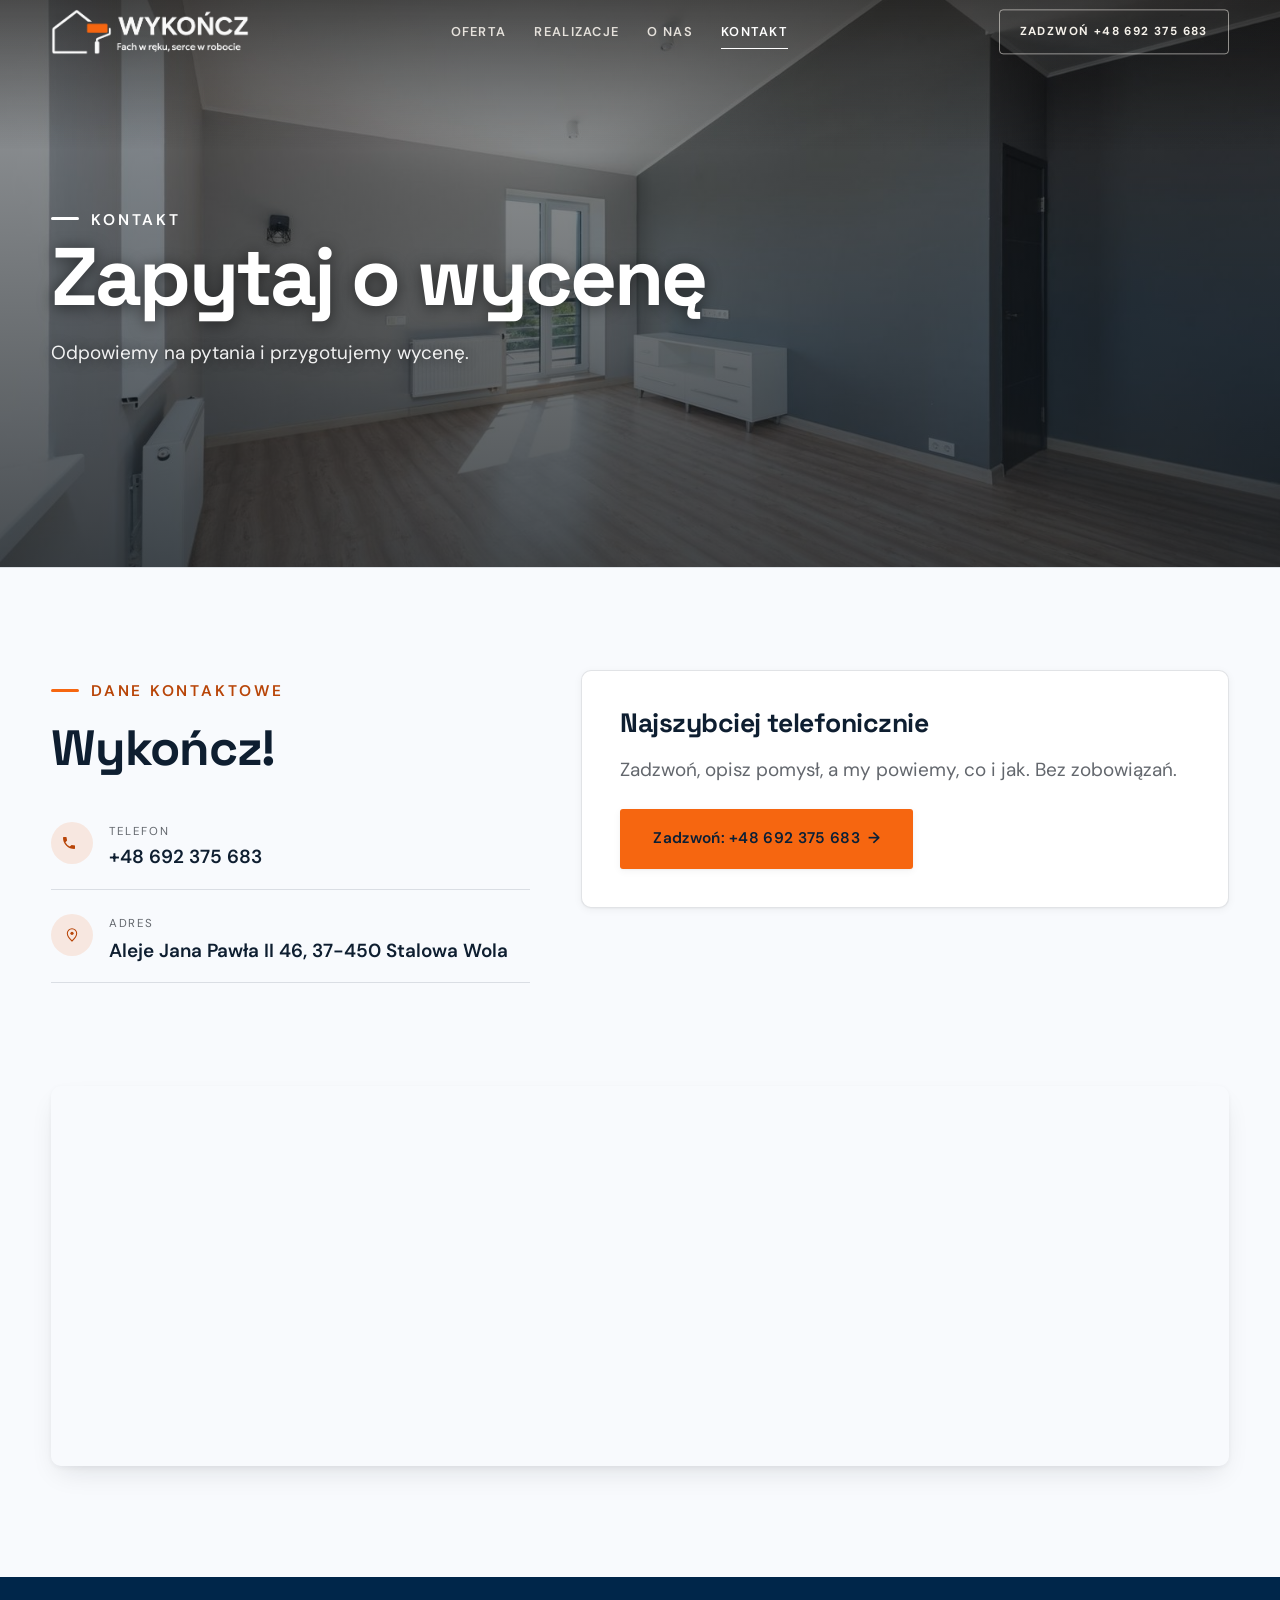
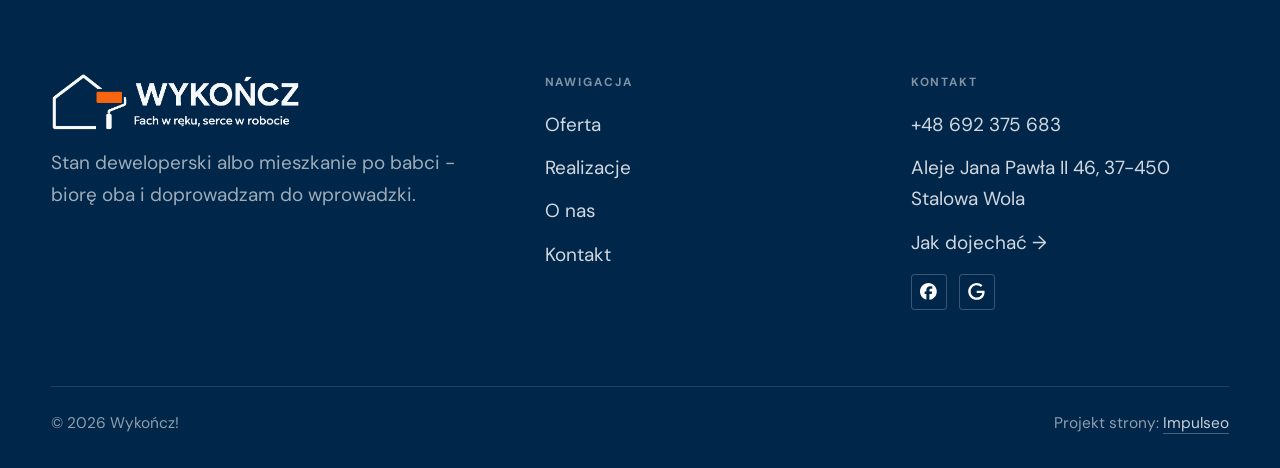
<file: kontakt.html>
<!DOCTYPE html>
<html lang="pl">
<head>
<meta charset="UTF-8">
<meta name="viewport" content="width=device-width, initial-scale=1.0">
<title>Kontakt - Wykończ!</title>
<meta name="description" content="Kontakt Wykończ! - Aleje Jana Pawła II 46, 37-450 Stalowa Wola">
<link rel="canonical" href="https://kris20032.github.io/wykoncz/kontakt.html">
<meta name="robots" content="noindex, nofollow">
<meta property="og:type" content="website">
<meta property="og:locale" content="pl_PL">
<meta property="og:site_name" content="Wykończ!">
<meta property="og:title" content="Kontakt - Wykończ!">
<meta property="og:description" content="Kontakt Wykończ! - Aleje Jana Pawła II 46, 37-450 Stalowa Wola">
<meta property="og:url" content="https://kris20032.github.io/wykoncz/kontakt.html">
<meta property="og:image" content="https://kris20032.github.io/wykoncz/img/og.jpg">
<meta property="og:image:width" content="1200">
<meta property="og:image:height" content="630">
<meta name="twitter:card" content="summary_large_image">
<link rel="preconnect" href="https://fonts.googleapis.com">
<link rel="preconnect" href="https://fonts.gstatic.com" crossorigin>
<link href="https://fonts.googleapis.com/css2?family=Space+Grotesk:wght@500;600;700&family=DM+Sans:opsz,wght@9..40,400;9..40,500;9..40,600&display=swap" rel="stylesheet">
<link rel="stylesheet" href="assets/styles.css?v=74247b15">
</head>
<body>

<header class="nav">
  <div class="wrap nav-inner">
    <a class="brand brand-has-logo" href="index.html"><span class="brand-mark"><img class="brand-logo" src="img/logo-jasne.png" alt="Wykończ!" width="915" height="213" fetchpriority="high"><img class="bl-ciemne" src="img/logo-ciemne.png" alt="" aria-hidden="true" width="915" height="213" decoding="async"></span></a>
    <nav class="nav-links">
      <a href="oferta.html">Oferta</a>
      <a href="realizacje.html">Realizacje</a>
      <a href="o-nas.html">O nas</a>
      <a href="kontakt.html" class="active" aria-current="page">Kontakt</a>
      <a href="tel:+48692375683" class="btn btn-accent">Zadzwoń +48 692 375 683</a>
    </nav>
    <button class="nav-toggle" aria-label="Menu"><span></span><span></span><span></span></button>
  </div>
</header>

<main>
<section class="pagehead">
  <img src="img/g14.jpg" alt="Wykończ! - Zapytaj o wycenę" width="1600" height="1068" decoding="async">
  <div class="wrap">
    <span class="eyebrow">Kontakt</span>
    <h1>Zapytaj o wycenę</h1>
    <p>Odpowiemy na pytania i przygotujemy wycenę.</p>
  </div>
</section>
<section>
  <div class="wrap contact-grid">
    <div class="reveal">
      <span class="eyebrow">Dane kontaktowe</span>
      <h2 style="margin:var(--space-4) 0 var(--space-6)">Wykończ!</h2>
      <div class="info-list">
        <div class="info-row"><div class="ic"><svg class="ico-tel" width="16" height="16" viewBox="0 0 24 24" fill="none" aria-hidden="true"><path d="M6.6 10.8a15.5 15.5 0 0 0 6.6 6.6l2.2-2.2a1 1 0 0 1 1-.24 11.4 11.4 0 0 0 3.6.58 1 1 0 0 1 1 1V20a1 1 0 0 1-1 1A17 17 0 0 1 3 4a1 1 0 0 1 1-1h3.5a1 1 0 0 1 1 1c0 1.25.2 2.46.58 3.6a1 1 0 0 1-.25 1l-2.23 2.2Z" fill="currentColor"/></svg></div><div><div class="lbl">Telefon</div><a class="val" href="tel:+48692375683">+48 692 375 683</a></div></div>
        <div class="info-row"><div class="ic"><svg class="ico-pin" width="16" height="16" viewBox="0 0 24 24" fill="none" aria-hidden="true"><path d="M12 21s7-6.1 7-11.5A7 7 0 0 0 5 9.5C5 14.9 12 21 12 21Z" stroke="currentColor" stroke-width="1.6" fill="none"/><circle cx="12" cy="9.5" r="2.4" fill="currentColor"/></svg></div><div><div class="lbl">Adres</div><div class="val">Aleje Jana Pawła II 46, 37-450 Stalowa Wola</div></div></div>
      </div>
    </div>
    <div class="reveal">
      <div class="form">
        <h3 style="margin-bottom:var(--space-4)">Najszybciej telefonicznie</h3>
        <p class="muted" style="margin-bottom:var(--space-5)">Zadzwoń, opisz pomysł, a my powiemy, co i jak. Bez zobowiązań.</p>
        <a href="tel:+48692375683" class="btn btn-accent" style="justify-content:center">Zadzwoń: +48 692 375 683 <span class="arr">→</span></a>
      </div>
    </div>
  </div>
</section>
<section style="padding-top:0">
  <div class="wrap reveal">
    <iframe class="map" title="Wykończ! - Stalowa Wola" src="https://maps.google.com/maps?q=50.5804609%2C22.0586348&z=15&output=embed" loading="lazy" referrerpolicy="no-referrer-when-downgrade"></iframe>
  </div>
</section>
</main>

<footer>
  <div class="wrap">
    <div class="foot-grid">
      <div class="foot-brand">
        <img class="foot-logo" src="img/logo-jasne.png" alt="Wykończ!" width="915" height="213" loading="lazy" decoding="async">
        <p>Stan deweloperski albo mieszkanie po babci - biorę oba i doprowadzam do wprowadzki.</p>
      </div>
      <div class="foot-col">
        <h4>Nawigacja</h4>
        <a href="oferta.html">Oferta</a>
        <a href="realizacje.html">Realizacje</a>
        <a href="o-nas.html">O nas</a>
        <a href="kontakt.html">Kontakt</a>
      </div>
      <div class="foot-col">
        <h4>Kontakt</h4>
        <a href="tel:+48692375683">+48 692 375 683</a>
        <p>Aleje Jana Pawła II 46, 37-450 Stalowa Wola</p>
        <a href="https://maps.google.com/?cid=2458068947022722503" target="_blank" rel="noopener">Jak dojechać →</a>
      <div class="foot-soc">
        <a class="soc" href="https://www.facebook.com/SebastianGadekd/" target="_blank" rel="noopener" aria-label="Facebook - Wykończ!"><svg viewBox="0 0 24 24" aria-hidden="true" focusable="false"><path d="M9.101 23.691v-7.98H6.627v-3.667h2.474v-1.58c0-4.085 1.848-5.978 5.858-5.978.401 0 .955.042 1.468.103a8.68 8.68 0 0 1 1.141.195v3.325a8.623 8.623 0 0 0-.653-.036 26.805 26.805 0 0 0-.733-.009c-.707 0-1.259.096-1.675.309a1.686 1.686 0 0 0-.679.622c-.258.42-.374.995-.374 1.752v1.297h3.919l-.386 2.103-.287 1.564h-3.246v8.245C19.396 23.238 24 18.179 24 12.044c0-6.627-5.373-12-12-12s-12 5.373-12 12c0 5.628 3.874 10.35 9.101 11.647Z" fill="currentColor"/></svg></a>
        <a class="soc" href="https://maps.google.com/?cid=2458068947022722503" target="_blank" rel="noopener" aria-label="Google - Wykończ!"><svg viewBox="0 0 24 24" aria-hidden="true" focusable="false"><path d="M12.48 10.92v3.28h7.84c-.24 1.84-.853 3.187-1.787 4.133-1.147 1.147-2.933 2.4-6.053 2.4-4.827 0-8.6-3.893-8.6-8.72s3.773-8.72 8.6-8.72c2.6 0 4.507 1.027 5.907 2.347l2.307-2.307C18.747 1.44 16.133 0 12.48 0 5.867 0 .307 5.387.307 12s5.56 12 12.173 12c3.573 0 6.267-1.173 8.373-3.36 2.16-2.16 2.84-5.213 2.84-7.667 0-.76-.053-1.467-.173-2.053H12.48z" fill="currentColor"/></svg></a>
      </div>
      </div>
    </div>
    <div class="foot-bot">
      <span>© 2026 Wykończ!</span>
      <span>Projekt strony: <a class="foot-credit" href="https://impulseo.pl" target="_blank" rel="noopener">Impulseo</a></span>
    </div>
  </div>
</footer>
<div class="sticky-call"><a class="sc-call" href="tel:+48692375683"><svg class="ico-tel" width="16" height="16" viewBox="0 0 24 24" fill="none" aria-hidden="true"><path d="M6.6 10.8a15.5 15.5 0 0 0 6.6 6.6l2.2-2.2a1 1 0 0 1 1-.24 11.4 11.4 0 0 0 3.6.58 1 1 0 0 1 1 1V20a1 1 0 0 1-1 1A17 17 0 0 1 3 4a1 1 0 0 1 1-1h3.5a1 1 0 0 1 1 1c0 1.25.2 2.46.58 3.6a1 1 0 0 1-.25 1l-2.23 2.2Z" fill="currentColor"/></svg> Zadzwoń</a><a class="sc-quote" href="kontakt.html">Zadzwoń po wycenę</a></div>
<div class="demo-wazne" data-do="2026-10-01" data-cykl="3" hidden><svg class="dw-ico" width="13" height="13" viewBox="0 0 24 24" fill="none" aria-hidden="true"><circle cx="12" cy="12" r="8.6" stroke="currentColor" stroke-width="1.8"/><path d="M12 7.2V12l3.3 2" stroke="currentColor" stroke-width="1.8" stroke-linecap="round"/></svg><span class="dw-txt"></span></div>

<script src="assets/main.js?v=b0ee339d"></script>
</body>
</html>
</file>
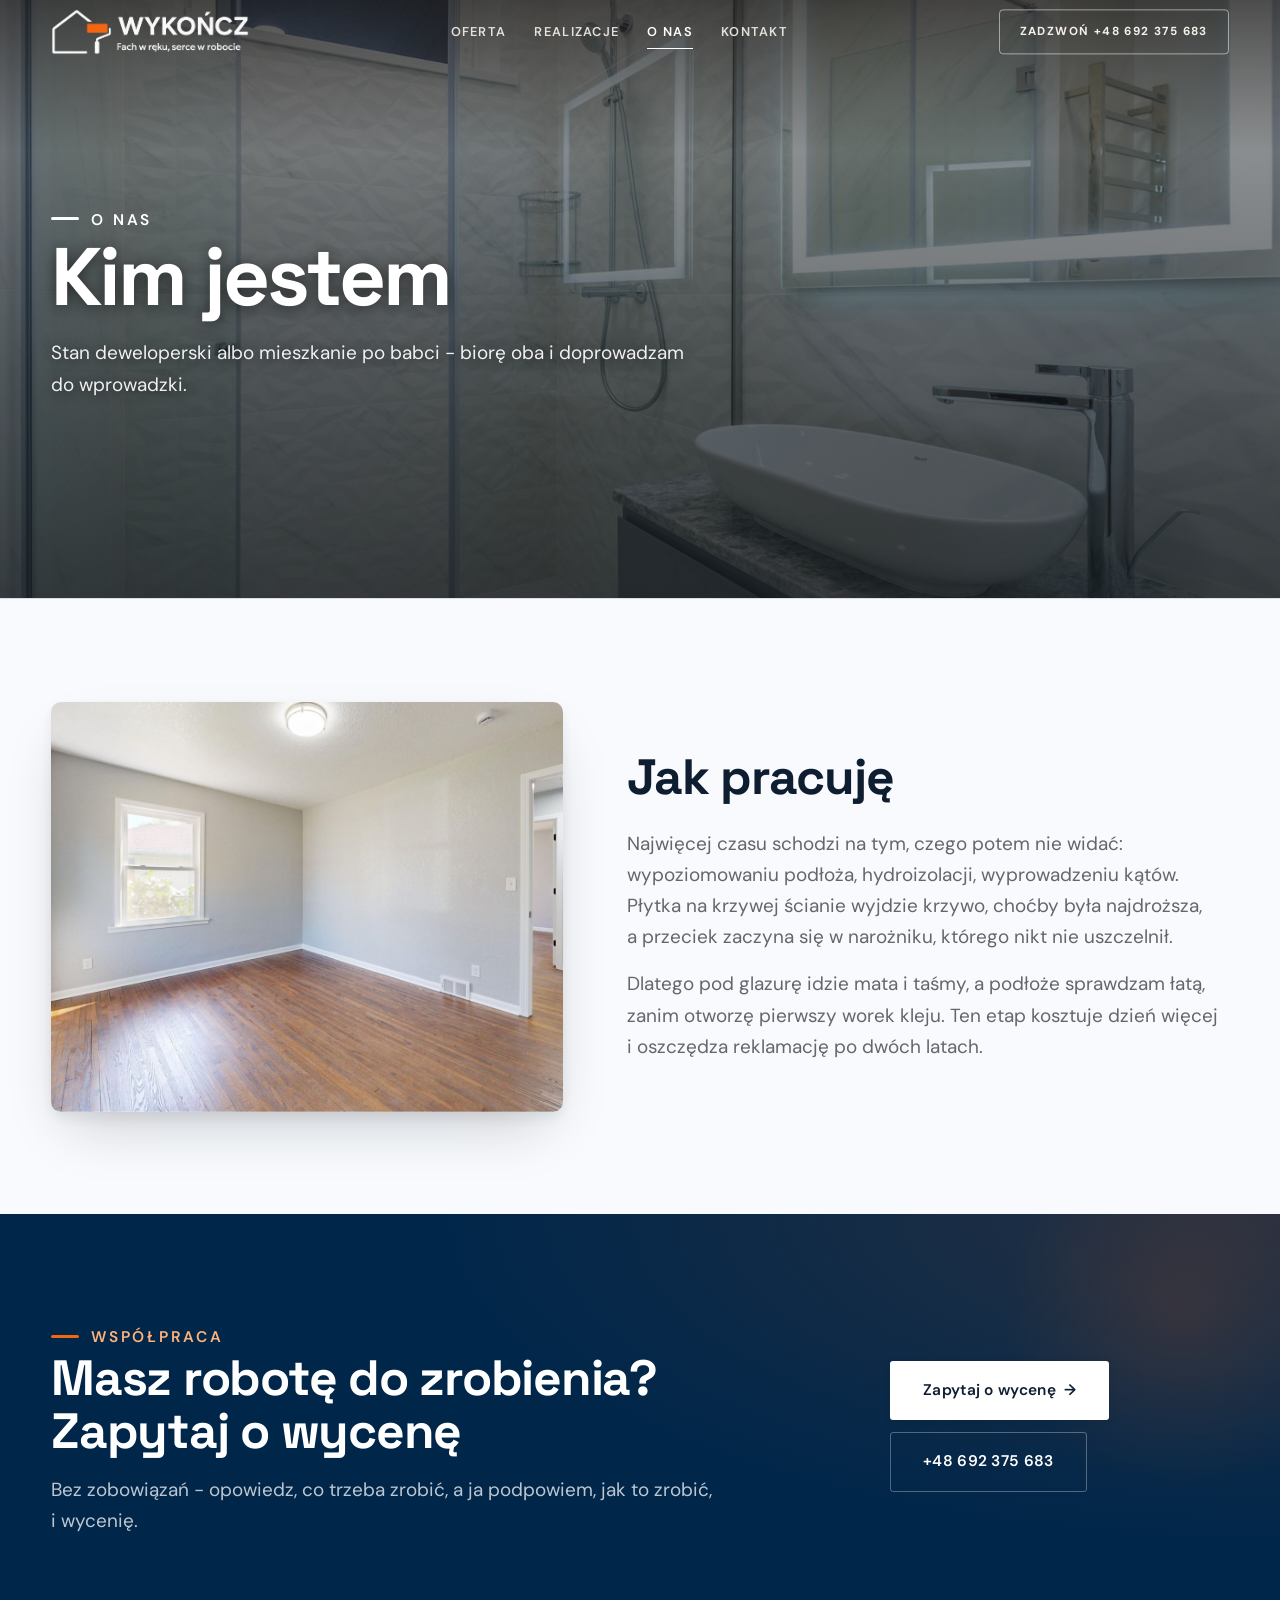
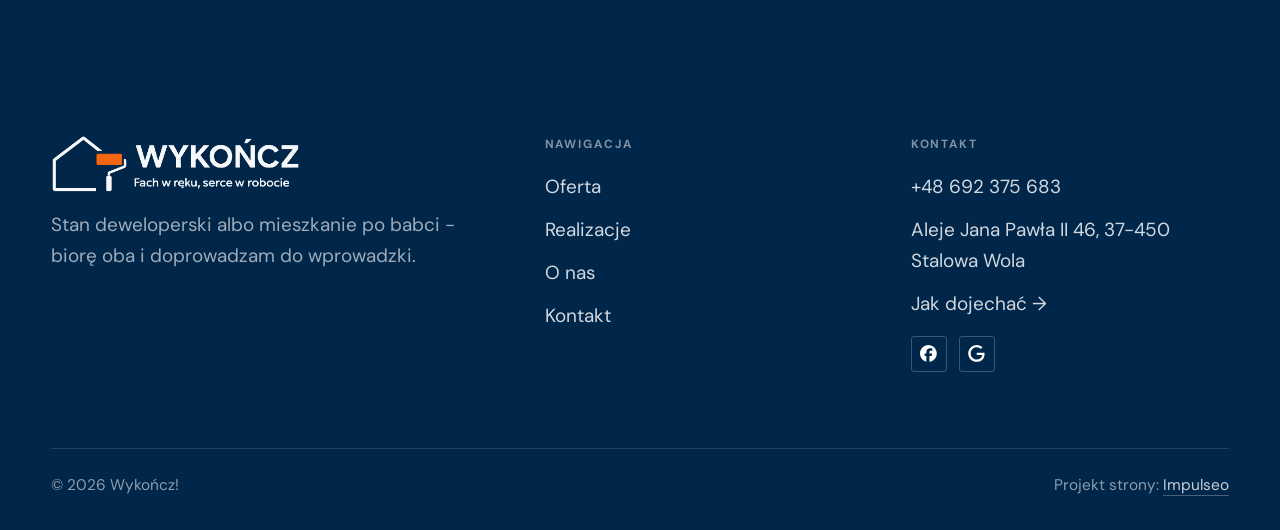
<file: o-nas.html>
<!DOCTYPE html>
<html lang="pl">
<head>
<meta charset="UTF-8">
<meta name="viewport" content="width=device-width, initial-scale=1.0">
<title>O nas - Wykończ!</title>
<meta name="description" content="Remonty mieszkań w Stalowej Woli: łazienki od podstaw, glazura i terakota, wykończenia pod klucz. Wycena i termin przed robotą. Zadzwoń: +48 692 375 683.">
<link rel="canonical" href="https://kris20032.github.io/wykoncz/o-nas.html">
<meta name="robots" content="noindex, nofollow">
<meta property="og:type" content="website">
<meta property="og:locale" content="pl_PL">
<meta property="og:site_name" content="Wykończ!">
<meta property="og:title" content="O nas - Wykończ!">
<meta property="og:description" content="Remonty mieszkań w Stalowej Woli: łazienki od podstaw, glazura i terakota, wykończenia pod klucz. Wycena i termin przed robotą. Zadzwoń: +48 692 375 683.">
<meta property="og:url" content="https://kris20032.github.io/wykoncz/o-nas.html">
<meta property="og:image" content="https://kris20032.github.io/wykoncz/img/og.jpg">
<meta property="og:image:width" content="1200">
<meta property="og:image:height" content="630">
<meta name="twitter:card" content="summary_large_image">
<link rel="preconnect" href="https://fonts.googleapis.com">
<link rel="preconnect" href="https://fonts.gstatic.com" crossorigin>
<link href="https://fonts.googleapis.com/css2?family=Space+Grotesk:wght@500;600;700&family=DM+Sans:opsz,wght@9..40,400;9..40,500;9..40,600&display=swap" rel="stylesheet">
<link rel="stylesheet" href="assets/styles.css?v=74247b15">
</head>
<body>

<header class="nav">
  <div class="wrap nav-inner">
    <a class="brand brand-has-logo" href="index.html"><span class="brand-mark"><img class="brand-logo" src="img/logo-jasne.png" alt="Wykończ!" width="915" height="213" fetchpriority="high"><img class="bl-ciemne" src="img/logo-ciemne.png" alt="" aria-hidden="true" width="915" height="213" decoding="async"></span></a>
    <nav class="nav-links">
      <a href="oferta.html">Oferta</a>
      <a href="realizacje.html">Realizacje</a>
      <a href="o-nas.html" class="active" aria-current="page">O nas</a>
      <a href="kontakt.html">Kontakt</a>
      <a href="tel:+48692375683" class="btn btn-accent">Zadzwoń +48 692 375 683</a>
    </nav>
    <button class="nav-toggle" aria-label="Menu"><span></span><span></span><span></span></button>
  </div>
</header>

<main>
<section class="pagehead">
  <img src="img/g11.jpg" alt="Wykończ! - Kim jestem" width="1600" height="1000" decoding="async">
  <div class="wrap">
    <span class="eyebrow">O nas</span>
    <h1>Kim jestem</h1>
    <p>Stan deweloperski albo mieszkanie po babci - biorę oba i doprowadzam do wprowadzki.</p>
  </div>
</section>
<section>
  <div class="wrap split">
    <div class="split-art reveal"><img src="img/g12.jpg" alt="Wykończ!" loading="lazy" width="1600" height="900" decoding="async"></div>
    <div class="split-copy reveal">
      <h2>Jak pracuję</h2>
      <p class="muted">Najwięcej czasu schodzi na tym, czego potem nie widać: wypoziomowaniu podłoża, hydroizolacji, wyprowadzeniu kątów. Płytka na krzywej ścianie wyjdzie krzywo, choćby była najdroższa, a przeciek zaczyna się w narożniku, którego nikt nie uszczelnił.</p>
      <p class="muted">Dlatego pod glazurę idzie mata i taśmy, a podłoże sprawdzam łatą, zanim otworzę pierwszy worek kleju. Ten etap kosztuje dzień więcej i oszczędza reklamację po dwóch latach.</p>
    </div>
  </div>
</section>


<section class="cta">
  <div class="wrap">
    <div class="reveal">
      <span class="eyebrow">Współpraca</span>
      <h2>Masz robotę do zrobienia? Zapytaj o wycenę</h2>
      <p>Bez zobowiązań - opowiedz, co trzeba zrobić, a ja podpowiem, jak to zrobić, i wycenię.</p>
    </div>
    <div class="cta-actions reveal">
      <a href="kontakt.html" class="btn btn-light">Zapytaj o wycenę <span class="arr">→</span></a>
      <a href="tel:+48692375683" class="btn btn-ghost btn-ghost-cta">+48 692 375 683</a>
    </div>
  </div>
</section>
</main>

<footer>
  <div class="wrap">
    <div class="foot-grid">
      <div class="foot-brand">
        <img class="foot-logo" src="img/logo-jasne.png" alt="Wykończ!" width="915" height="213" loading="lazy" decoding="async">
        <p>Stan deweloperski albo mieszkanie po babci - biorę oba i doprowadzam do wprowadzki.</p>
      </div>
      <div class="foot-col">
        <h4>Nawigacja</h4>
        <a href="oferta.html">Oferta</a>
        <a href="realizacje.html">Realizacje</a>
        <a href="o-nas.html">O nas</a>
        <a href="kontakt.html">Kontakt</a>
      </div>
      <div class="foot-col">
        <h4>Kontakt</h4>
        <a href="tel:+48692375683">+48 692 375 683</a>
        <p>Aleje Jana Pawła II 46, 37-450 Stalowa Wola</p>
        <a href="https://maps.google.com/?cid=2458068947022722503" target="_blank" rel="noopener">Jak dojechać →</a>
      <div class="foot-soc">
        <a class="soc" href="https://www.facebook.com/SebastianGadekd/" target="_blank" rel="noopener" aria-label="Facebook - Wykończ!"><svg viewBox="0 0 24 24" aria-hidden="true" focusable="false"><path d="M9.101 23.691v-7.98H6.627v-3.667h2.474v-1.58c0-4.085 1.848-5.978 5.858-5.978.401 0 .955.042 1.468.103a8.68 8.68 0 0 1 1.141.195v3.325a8.623 8.623 0 0 0-.653-.036 26.805 26.805 0 0 0-.733-.009c-.707 0-1.259.096-1.675.309a1.686 1.686 0 0 0-.679.622c-.258.42-.374.995-.374 1.752v1.297h3.919l-.386 2.103-.287 1.564h-3.246v8.245C19.396 23.238 24 18.179 24 12.044c0-6.627-5.373-12-12-12s-12 5.373-12 12c0 5.628 3.874 10.35 9.101 11.647Z" fill="currentColor"/></svg></a>
        <a class="soc" href="https://maps.google.com/?cid=2458068947022722503" target="_blank" rel="noopener" aria-label="Google - Wykończ!"><svg viewBox="0 0 24 24" aria-hidden="true" focusable="false"><path d="M12.48 10.92v3.28h7.84c-.24 1.84-.853 3.187-1.787 4.133-1.147 1.147-2.933 2.4-6.053 2.4-4.827 0-8.6-3.893-8.6-8.72s3.773-8.72 8.6-8.72c2.6 0 4.507 1.027 5.907 2.347l2.307-2.307C18.747 1.44 16.133 0 12.48 0 5.867 0 .307 5.387.307 12s5.56 12 12.173 12c3.573 0 6.267-1.173 8.373-3.36 2.16-2.16 2.84-5.213 2.84-7.667 0-.76-.053-1.467-.173-2.053H12.48z" fill="currentColor"/></svg></a>
      </div>
      </div>
    </div>
    <div class="foot-bot">
      <span>© 2026 Wykończ!</span>
      <span>Projekt strony: <a class="foot-credit" href="https://impulseo.pl" target="_blank" rel="noopener">Impulseo</a></span>
    </div>
  </div>
</footer>
<div class="sticky-call"><a class="sc-call" href="tel:+48692375683"><svg class="ico-tel" width="16" height="16" viewBox="0 0 24 24" fill="none" aria-hidden="true"><path d="M6.6 10.8a15.5 15.5 0 0 0 6.6 6.6l2.2-2.2a1 1 0 0 1 1-.24 11.4 11.4 0 0 0 3.6.58 1 1 0 0 1 1 1V20a1 1 0 0 1-1 1A17 17 0 0 1 3 4a1 1 0 0 1 1-1h3.5a1 1 0 0 1 1 1c0 1.25.2 2.46.58 3.6a1 1 0 0 1-.25 1l-2.23 2.2Z" fill="currentColor"/></svg> Zadzwoń</a><a class="sc-quote" href="kontakt.html">Zadzwoń po wycenę</a></div>
<div class="demo-wazne" data-do="2026-10-01" data-cykl="3" hidden><svg class="dw-ico" width="13" height="13" viewBox="0 0 24 24" fill="none" aria-hidden="true"><circle cx="12" cy="12" r="8.6" stroke="currentColor" stroke-width="1.8"/><path d="M12 7.2V12l3.3 2" stroke="currentColor" stroke-width="1.8" stroke-linecap="round"/></svg><span class="dw-txt"></span></div>

<script src="assets/main.js?v=b0ee339d"></script>
</body>
</html>
</file>
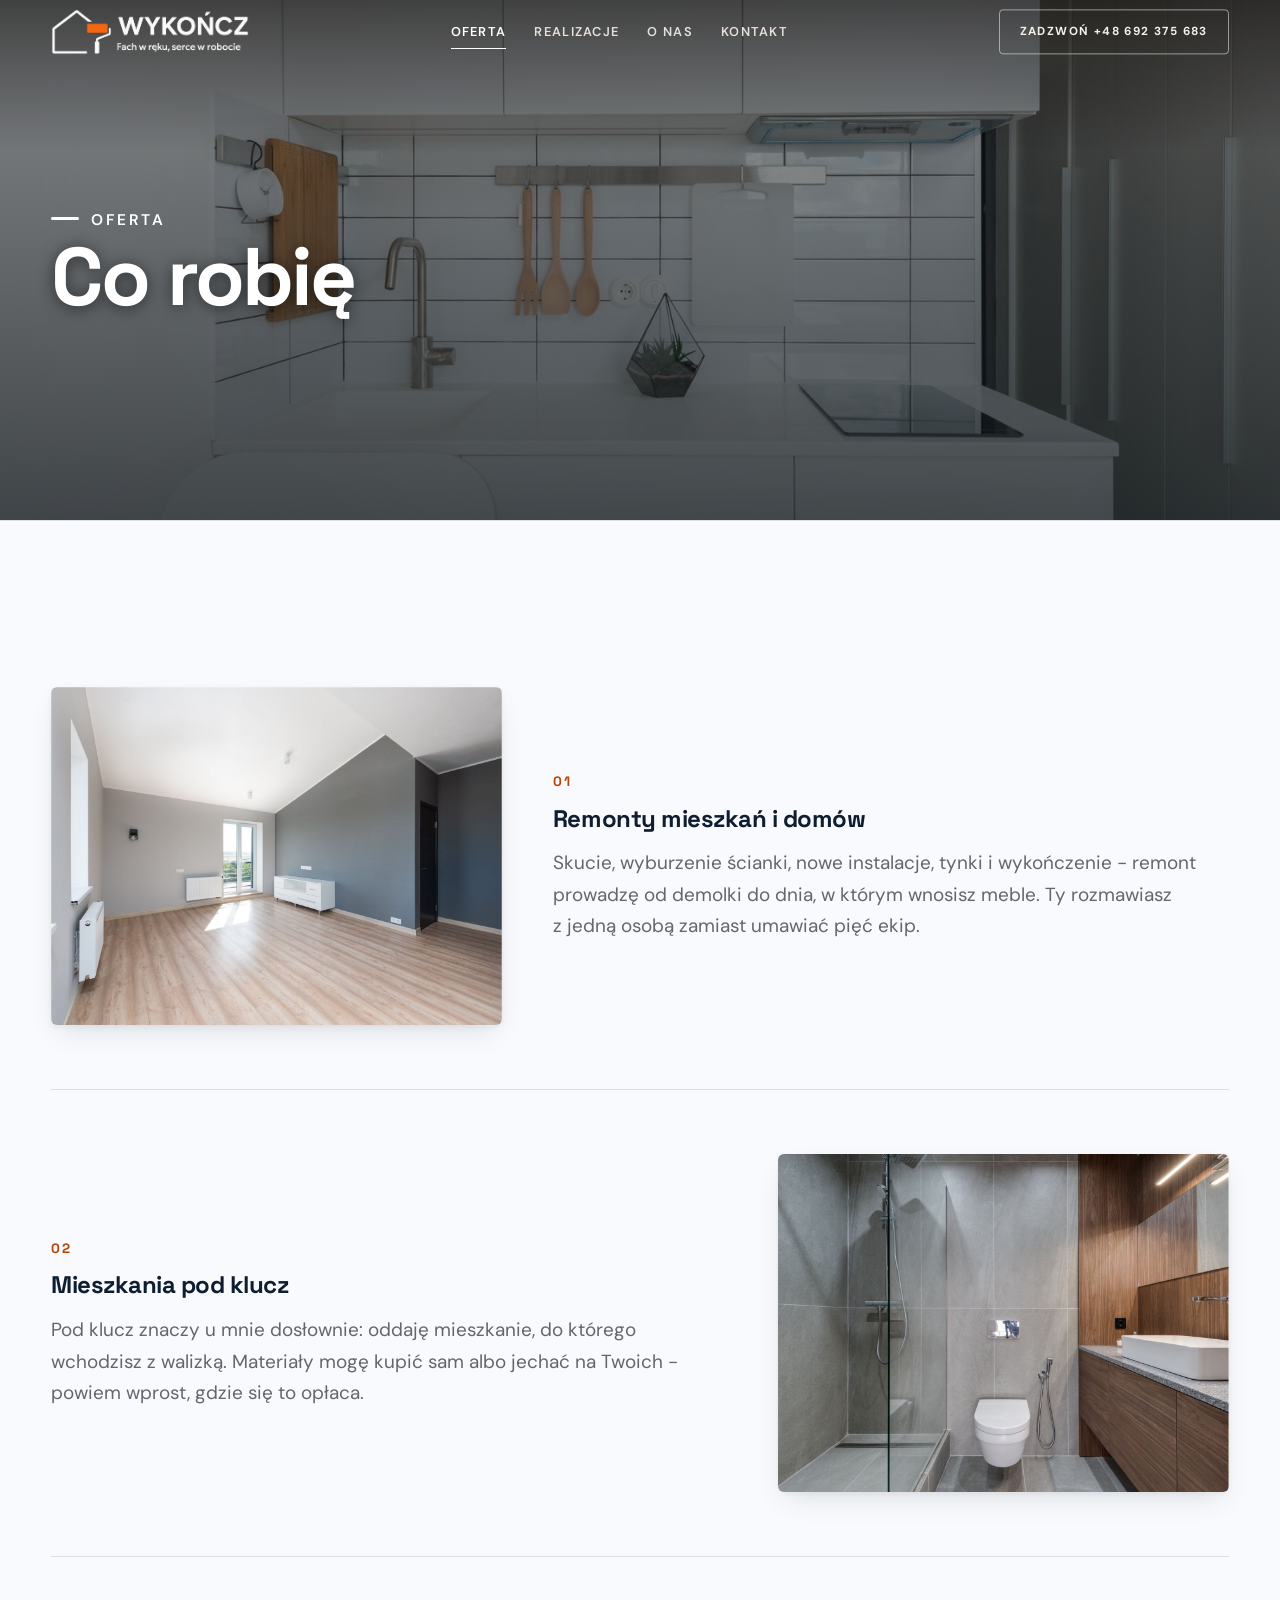
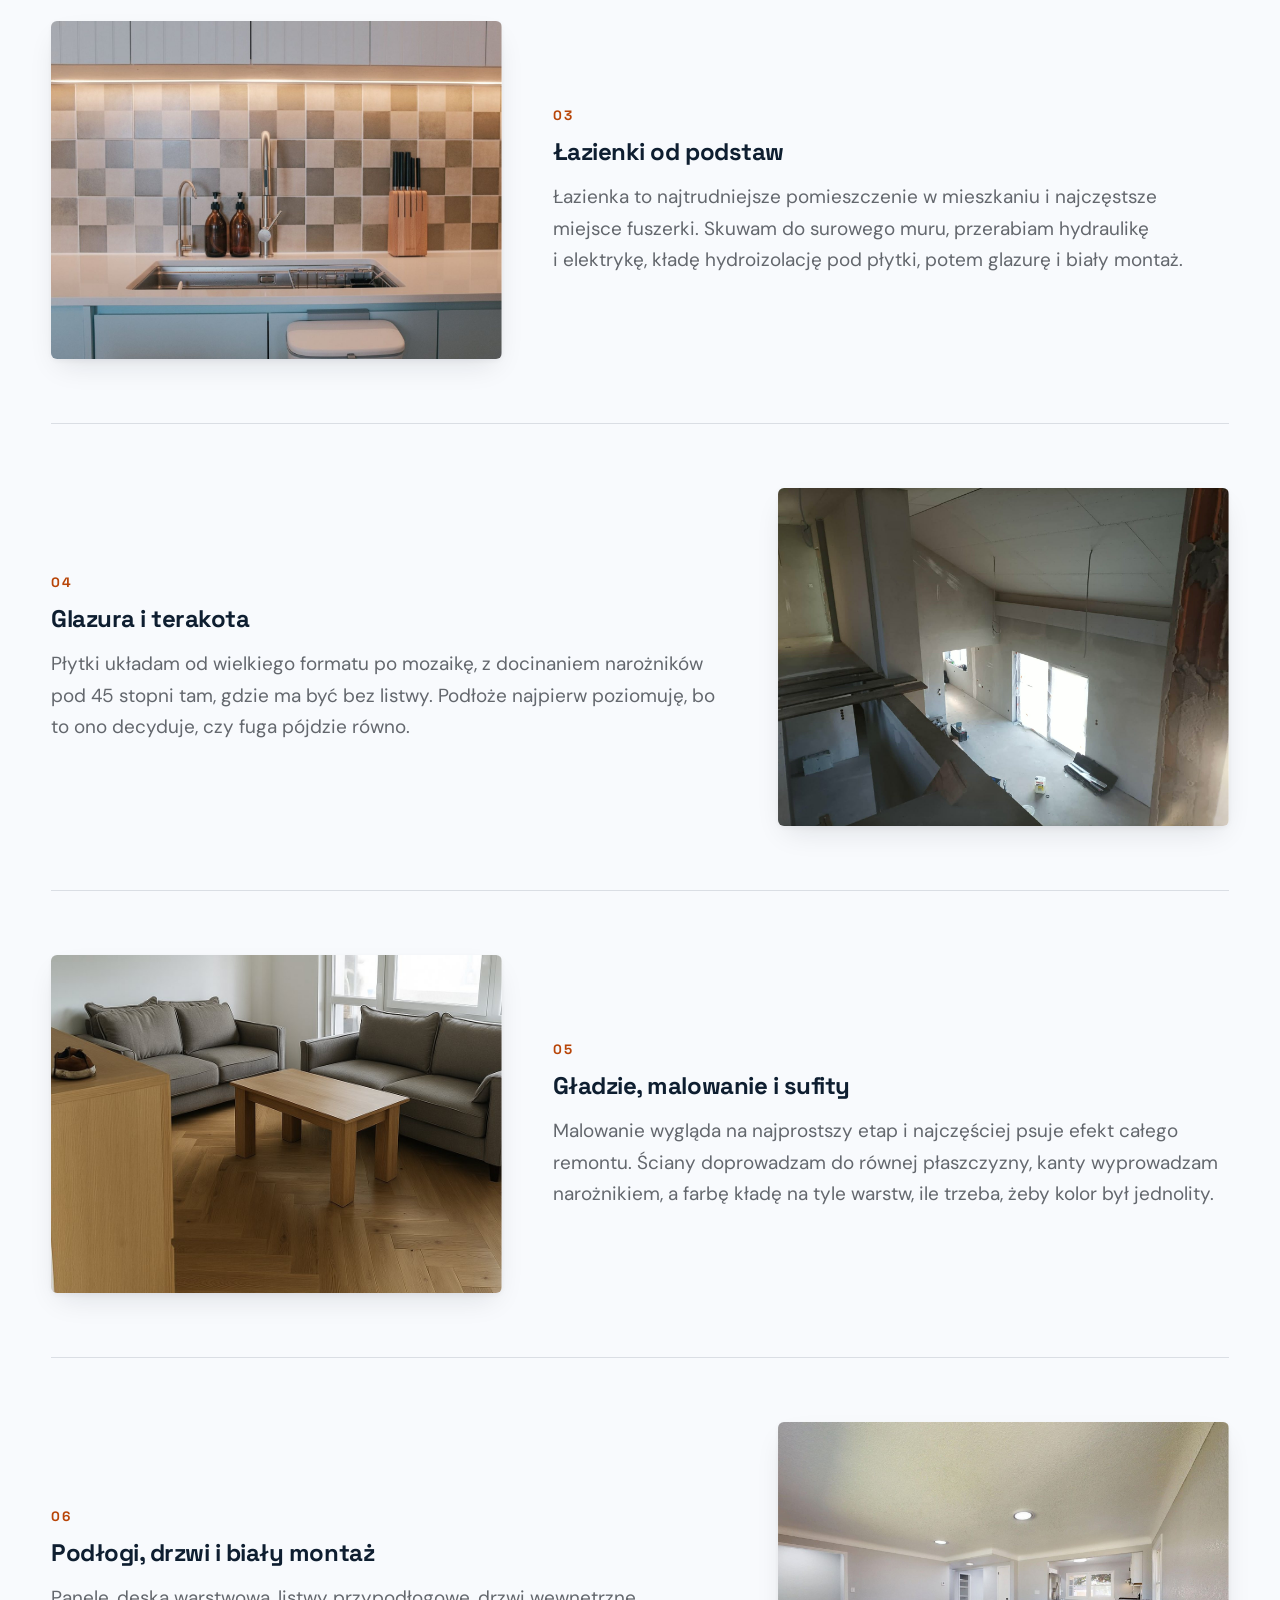
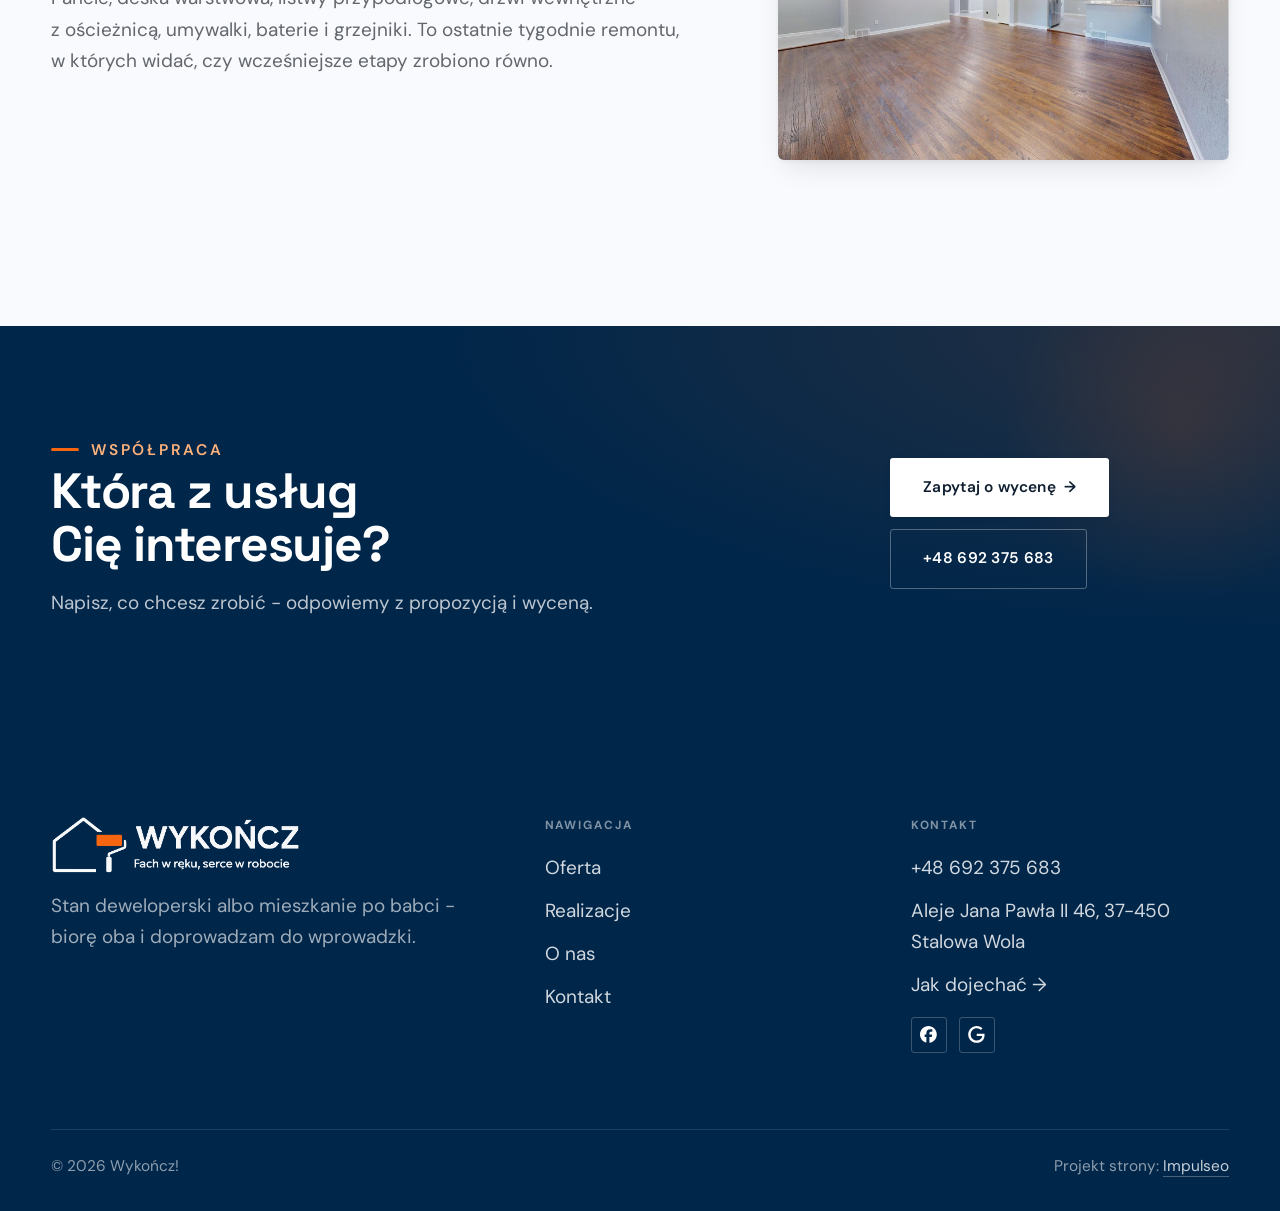
<file: oferta.html>
<!DOCTYPE html>
<html lang="pl">
<head>
<meta charset="UTF-8">
<meta name="viewport" content="width=device-width, initial-scale=1.0">
<title>Oferta - Wykończ!</title>
<meta name="description" content="Remonty mieszkań w Stalowej Woli: łazienki od podstaw, glazura i terakota, wykończenia pod klucz. Wycena i termin przed robotą. Zadzwoń: +48 692 375 683.">
<link rel="canonical" href="https://kris20032.github.io/wykoncz/oferta.html">
<meta name="robots" content="noindex, nofollow">
<meta property="og:type" content="website">
<meta property="og:locale" content="pl_PL">
<meta property="og:site_name" content="Wykończ!">
<meta property="og:title" content="Oferta - Wykończ!">
<meta property="og:description" content="Remonty mieszkań w Stalowej Woli: łazienki od podstaw, glazura i terakota, wykończenia pod klucz. Wycena i termin przed robotą. Zadzwoń: +48 692 375 683.">
<meta property="og:url" content="https://kris20032.github.io/wykoncz/oferta.html">
<meta property="og:image" content="https://kris20032.github.io/wykoncz/img/og.jpg">
<meta property="og:image:width" content="1200">
<meta property="og:image:height" content="630">
<meta name="twitter:card" content="summary_large_image">
<link rel="preconnect" href="https://fonts.googleapis.com">
<link rel="preconnect" href="https://fonts.gstatic.com" crossorigin>
<link href="https://fonts.googleapis.com/css2?family=Space+Grotesk:wght@500;600;700&family=DM+Sans:opsz,wght@9..40,400;9..40,500;9..40,600&display=swap" rel="stylesheet">
<link rel="stylesheet" href="assets/styles.css?v=74247b15">
</head>
<body>

<header class="nav">
  <div class="wrap nav-inner">
    <a class="brand brand-has-logo" href="index.html"><span class="brand-mark"><img class="brand-logo" src="img/logo-jasne.png" alt="Wykończ!" width="915" height="213" fetchpriority="high"><img class="bl-ciemne" src="img/logo-ciemne.png" alt="" aria-hidden="true" width="915" height="213" decoding="async"></span></a>
    <nav class="nav-links">
      <a href="oferta.html" class="active" aria-current="page">Oferta</a>
      <a href="realizacje.html">Realizacje</a>
      <a href="o-nas.html">O nas</a>
      <a href="kontakt.html">Kontakt</a>
      <a href="tel:+48692375683" class="btn btn-accent">Zadzwoń +48 692 375 683</a>
    </nav>
    <button class="nav-toggle" aria-label="Menu"><span></span><span></span><span></span></button>
  </div>
</header>

<main>
<section class="pagehead">
  <img src="img/g10.jpg" alt="Wykończ! - Co robię" width="1600" height="1068" decoding="async">
  <div class="wrap">
    <span class="eyebrow">Oferta</span>
    <h1>Co robię</h1>
  </div>
</section>
<section>
  <div class="wrap">
    <div class="svc-row reveal">
      <div class="svc-row-art"><img src="img/g14.jpg" alt="Remonty mieszkań i domów" loading="lazy" width="1600" height="1068" decoding="async"></div>
      <div>
        <span class="num">01</span>
        <h3>Remonty mieszkań i domów</h3>
        <p class="muted">Skucie, wyburzenie ścianki, nowe instalacje, tynki i wykończenie - remont prowadzę od demolki do dnia, w którym wnosisz meble. Ty rozmawiasz z jedną osobą zamiast umawiać pięć ekip.</p>
      </div>
    </div>
    <div class="svc-row rev reveal">
      <div class="svc-row-art"><img src="img/g15.jpg" alt="Mieszkania pod klucz" loading="lazy" width="1600" height="1066" decoding="async"></div>
      <div>
        <span class="num">02</span>
        <h3>Mieszkania pod klucz</h3>
        <p class="muted">Pod klucz znaczy u mnie dosłownie: oddaję mieszkanie, do którego wchodzisz z walizką. Materiały mogę kupić sam albo jechać na Twoich - powiem wprost, gdzie się to opłaca.</p>
      </div>
    </div>
    <div class="svc-row reveal">
      <div class="svc-row-art"><img src="img/g16.jpg" alt="Łazienki od podstaw" loading="lazy" width="1600" height="1066" decoding="async"></div>
      <div>
        <span class="num">03</span>
        <h3>Łazienki od podstaw</h3>
        <p class="muted">Łazienka to najtrudniejsze pomieszczenie w mieszkaniu i najczęstsze miejsce fuszerki. Skuwam do surowego muru, przerabiam hydraulikę i elektrykę, kładę hydroizolację pod płytki, potem glazurę i biały montaż.</p>
      </div>
    </div>
    <div class="svc-row rev reveal">
      <div class="svc-row-art"><img src="img/g8.jpg" alt="Glazura i terakota" loading="lazy" width="1600" height="1196" decoding="async"></div>
      <div>
        <span class="num">04</span>
        <h3>Glazura i terakota</h3>
        <p class="muted">Płytki układam od wielkiego formatu po mozaikę, z docinaniem narożników pod 45 stopni tam, gdzie ma być bez listwy. Podłoże najpierw poziomuję, bo to ono decyduje, czy fuga pójdzie równo.</p>
      </div>
    </div>
    <div class="svc-row reveal">
      <div class="svc-row-art"><img src="img/about.jpg" alt="Gładzie, malowanie i sufity" loading="lazy" width="1024" height="1536" decoding="async"></div>
      <div>
        <span class="num">05</span>
        <h3>Gładzie, malowanie i sufity</h3>
        <p class="muted">Malowanie wygląda na najprostszy etap i najczęściej psuje efekt całego remontu. Ściany doprowadzam do równej płaszczyzny, kanty wyprowadzam narożnikiem, a farbę kładę na tyle warstw, ile trzeba, żeby kolor był jednolity.</p>
      </div>
    </div>
    <div class="svc-row rev reveal">
      <div class="svc-row-art"><img src="img/g9.jpg" alt="Podłogi, drzwi i biały montaż" loading="lazy" width="1600" height="1200" decoding="async"></div>
      <div>
        <span class="num">06</span>
        <h3>Podłogi, drzwi i biały montaż</h3>
        <p class="muted">Panele, deska warstwowa, listwy przypodłogowe, drzwi wewnętrzne z ościeżnicą, umywalki, baterie i grzejniki. To ostatnie tygodnie remontu, w których widać, czy wcześniejsze etapy zrobiono równo.</p>
      </div>
    </div>
  </div>
</section>

<section class="cta">
  <div class="wrap">
    <div class="reveal">
      <span class="eyebrow">Współpraca</span>
      <h2>Która z usług Cię interesuje?</h2>
      <p>Napisz, co chcesz zrobić - odpowiemy z propozycją i wyceną.</p>
    </div>
    <div class="cta-actions reveal">
      <a href="kontakt.html" class="btn btn-light">Zapytaj o wycenę <span class="arr">→</span></a>
      <a href="tel:+48692375683" class="btn btn-ghost btn-ghost-cta">+48 692 375 683</a>
    </div>
  </div>
</section>
</main>

<footer>
  <div class="wrap">
    <div class="foot-grid">
      <div class="foot-brand">
        <img class="foot-logo" src="img/logo-jasne.png" alt="Wykończ!" width="915" height="213" loading="lazy" decoding="async">
        <p>Stan deweloperski albo mieszkanie po babci - biorę oba i doprowadzam do wprowadzki.</p>
      </div>
      <div class="foot-col">
        <h4>Nawigacja</h4>
        <a href="oferta.html">Oferta</a>
        <a href="realizacje.html">Realizacje</a>
        <a href="o-nas.html">O nas</a>
        <a href="kontakt.html">Kontakt</a>
      </div>
      <div class="foot-col">
        <h4>Kontakt</h4>
        <a href="tel:+48692375683">+48 692 375 683</a>
        <p>Aleje Jana Pawła II 46, 37-450 Stalowa Wola</p>
        <a href="https://maps.google.com/?cid=2458068947022722503" target="_blank" rel="noopener">Jak dojechać →</a>
      <div class="foot-soc">
        <a class="soc" href="https://www.facebook.com/SebastianGadekd/" target="_blank" rel="noopener" aria-label="Facebook - Wykończ!"><svg viewBox="0 0 24 24" aria-hidden="true" focusable="false"><path d="M9.101 23.691v-7.98H6.627v-3.667h2.474v-1.58c0-4.085 1.848-5.978 5.858-5.978.401 0 .955.042 1.468.103a8.68 8.68 0 0 1 1.141.195v3.325a8.623 8.623 0 0 0-.653-.036 26.805 26.805 0 0 0-.733-.009c-.707 0-1.259.096-1.675.309a1.686 1.686 0 0 0-.679.622c-.258.42-.374.995-.374 1.752v1.297h3.919l-.386 2.103-.287 1.564h-3.246v8.245C19.396 23.238 24 18.179 24 12.044c0-6.627-5.373-12-12-12s-12 5.373-12 12c0 5.628 3.874 10.35 9.101 11.647Z" fill="currentColor"/></svg></a>
        <a class="soc" href="https://maps.google.com/?cid=2458068947022722503" target="_blank" rel="noopener" aria-label="Google - Wykończ!"><svg viewBox="0 0 24 24" aria-hidden="true" focusable="false"><path d="M12.48 10.92v3.28h7.84c-.24 1.84-.853 3.187-1.787 4.133-1.147 1.147-2.933 2.4-6.053 2.4-4.827 0-8.6-3.893-8.6-8.72s3.773-8.72 8.6-8.72c2.6 0 4.507 1.027 5.907 2.347l2.307-2.307C18.747 1.44 16.133 0 12.48 0 5.867 0 .307 5.387.307 12s5.56 12 12.173 12c3.573 0 6.267-1.173 8.373-3.36 2.16-2.16 2.84-5.213 2.84-7.667 0-.76-.053-1.467-.173-2.053H12.48z" fill="currentColor"/></svg></a>
      </div>
      </div>
    </div>
    <div class="foot-bot">
      <span>© 2026 Wykończ!</span>
      <span>Projekt strony: <a class="foot-credit" href="https://impulseo.pl" target="_blank" rel="noopener">Impulseo</a></span>
    </div>
  </div>
</footer>
<div class="sticky-call"><a class="sc-call" href="tel:+48692375683"><svg class="ico-tel" width="16" height="16" viewBox="0 0 24 24" fill="none" aria-hidden="true"><path d="M6.6 10.8a15.5 15.5 0 0 0 6.6 6.6l2.2-2.2a1 1 0 0 1 1-.24 11.4 11.4 0 0 0 3.6.58 1 1 0 0 1 1 1V20a1 1 0 0 1-1 1A17 17 0 0 1 3 4a1 1 0 0 1 1-1h3.5a1 1 0 0 1 1 1c0 1.25.2 2.46.58 3.6a1 1 0 0 1-.25 1l-2.23 2.2Z" fill="currentColor"/></svg> Zadzwoń</a><a class="sc-quote" href="kontakt.html">Zadzwoń po wycenę</a></div>
<div class="demo-wazne" data-do="2026-10-01" data-cykl="3" hidden><svg class="dw-ico" width="13" height="13" viewBox="0 0 24 24" fill="none" aria-hidden="true"><circle cx="12" cy="12" r="8.6" stroke="currentColor" stroke-width="1.8"/><path d="M12 7.2V12l3.3 2" stroke="currentColor" stroke-width="1.8" stroke-linecap="round"/></svg><span class="dw-txt"></span></div>

<script src="assets/main.js?v=b0ee339d"></script>
</body>
</html>
</file>
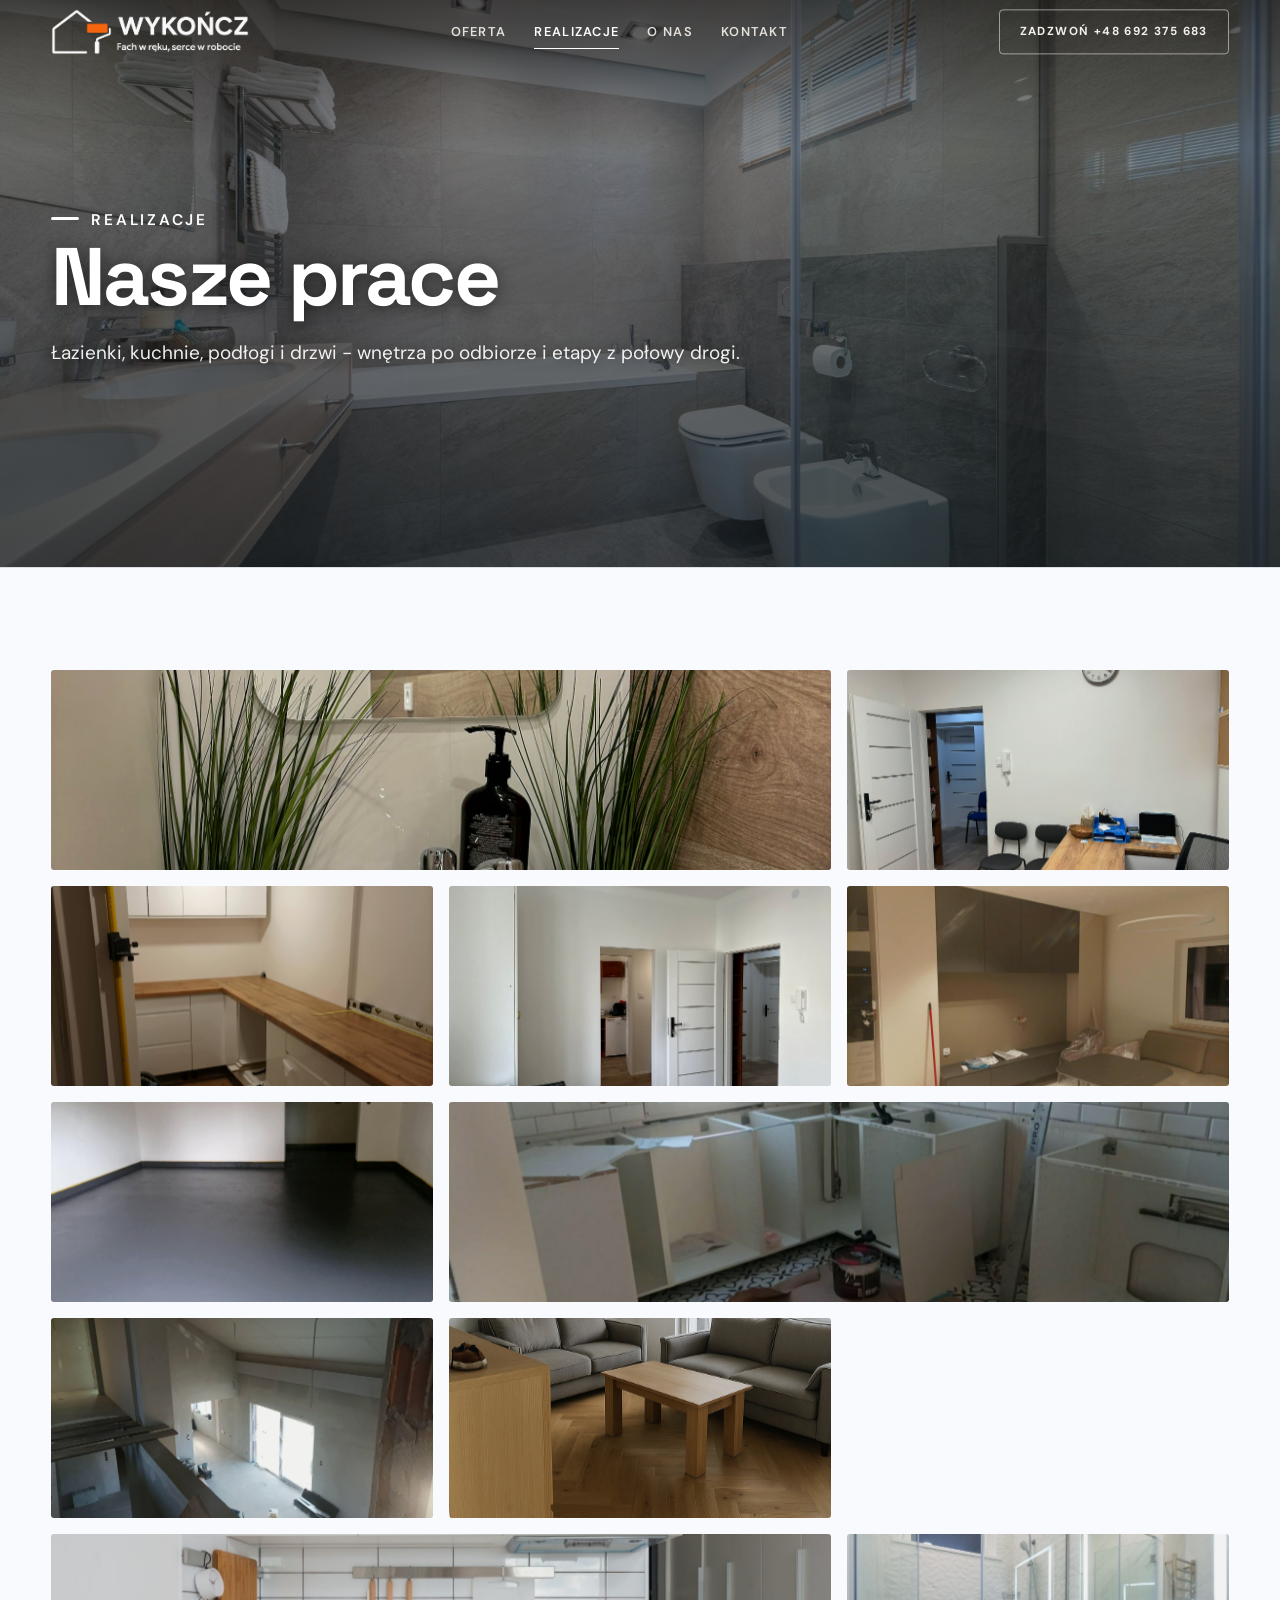
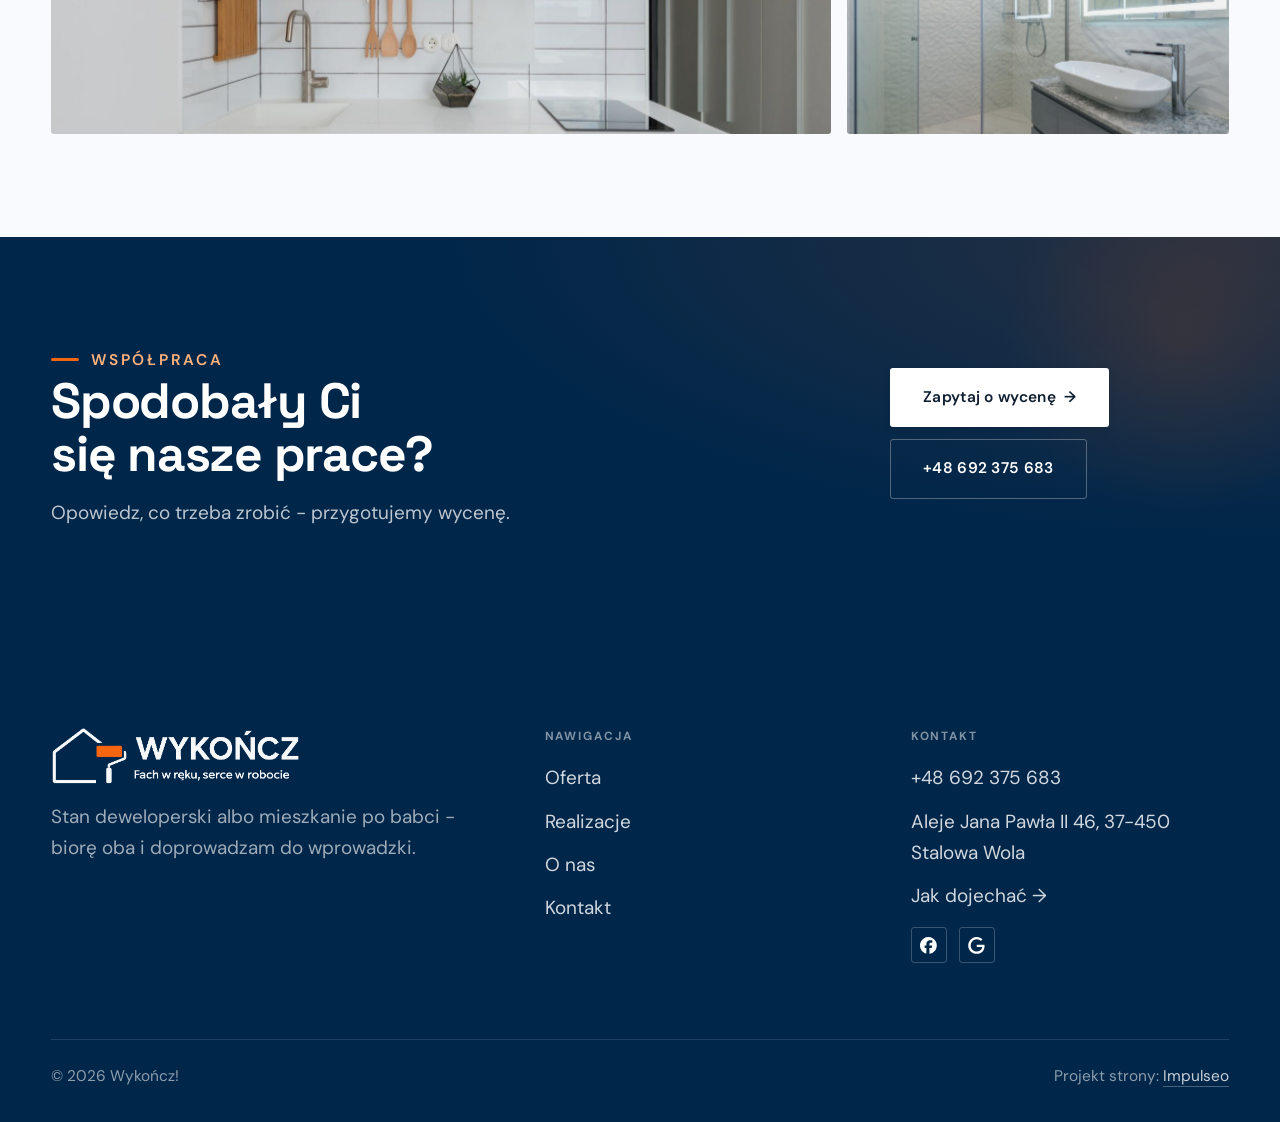
<file: realizacje.html>
<!DOCTYPE html>
<html lang="pl">
<head>
<meta charset="UTF-8">
<meta name="viewport" content="width=device-width, initial-scale=1.0">
<title>Realizacje - Wykończ!</title>
<meta name="description" content="Realizacje Wykończ!: Łazienka po remoncie, Glazura wielkoformatowa, Hydroizolacja pod płytki, Wnętrze pod klucz, Etap prac">
<link rel="canonical" href="https://kris20032.github.io/wykoncz/realizacje.html">
<meta name="robots" content="noindex, nofollow">
<meta property="og:type" content="website">
<meta property="og:locale" content="pl_PL">
<meta property="og:site_name" content="Wykończ!">
<meta property="og:title" content="Realizacje - Wykończ!">
<meta property="og:description" content="Realizacje Wykończ!: Łazienka po remoncie, Glazura wielkoformatowa, Hydroizolacja pod płytki, Wnętrze pod klucz, Etap prac">
<meta property="og:url" content="https://kris20032.github.io/wykoncz/realizacje.html">
<meta property="og:image" content="https://kris20032.github.io/wykoncz/img/og.jpg">
<meta property="og:image:width" content="1200">
<meta property="og:image:height" content="630">
<meta name="twitter:card" content="summary_large_image">
<link rel="preconnect" href="https://fonts.googleapis.com">
<link rel="preconnect" href="https://fonts.gstatic.com" crossorigin>
<link href="https://fonts.googleapis.com/css2?family=Space+Grotesk:wght@500;600;700&family=DM+Sans:opsz,wght@9..40,400;9..40,500;9..40,600&display=swap" rel="stylesheet">
<link rel="stylesheet" href="assets/styles.css?v=74247b15">
</head>
<body>

<header class="nav">
  <div class="wrap nav-inner">
    <a class="brand brand-has-logo" href="index.html"><span class="brand-mark"><img class="brand-logo" src="img/logo-jasne.png" alt="Wykończ!" width="915" height="213" fetchpriority="high"><img class="bl-ciemne" src="img/logo-ciemne.png" alt="" aria-hidden="true" width="915" height="213" decoding="async"></span></a>
    <nav class="nav-links">
      <a href="oferta.html">Oferta</a>
      <a href="realizacje.html" class="active" aria-current="page">Realizacje</a>
      <a href="o-nas.html">O nas</a>
      <a href="kontakt.html">Kontakt</a>
      <a href="tel:+48692375683" class="btn btn-accent">Zadzwoń +48 692 375 683</a>
    </nav>
    <button class="nav-toggle" aria-label="Menu"><span></span><span></span><span></span></button>
  </div>
</header>

<main>
<section class="pagehead">
  <img src="img/g13.jpg" alt="Wykończ! - Nasze prace" width="1600" height="1068" decoding="async">
  <div class="wrap">
    <span class="eyebrow">Realizacje</span>
    <h1>Nasze prace</h1>
    <p>Łazienki, kuchnie, podłogi i drzwi - wnętrza po odbiorze i etapy z połowy drogi.</p>
  </div>
</section>
<section>
  <div class="wrap">
    <div class="gallery">
      <div class="tile t-two3 reveal"><img src="img/g1.jpg" alt="Wykończ!" loading="lazy" width="1600" height="2133" decoding="async"></div>
      <div class="tile t-third reveal"><img src="img/g2.jpg" alt="Wykończ!" loading="lazy" width="1600" height="1200" decoding="async"></div>
      <div class="tile t-third reveal"><img src="img/g3.jpg" alt="Wykończ!" loading="lazy" width="1531" height="2048" decoding="async"></div>
      <div class="tile t-third reveal"><img src="img/g4.jpg" alt="Wykończ!" loading="lazy" width="1600" height="1200" decoding="async"></div>
      <div class="tile t-third reveal"><img src="img/g5.jpg" alt="Wykończ!" loading="lazy" width="1600" height="1196" decoding="async"></div>
      <div class="tile t-third reveal"><img src="img/g6.jpg" alt="Wykończ!" loading="lazy" width="1544" height="1140" decoding="async"></div>
      <div class="tile t-two3 reveal"><img src="img/g7.jpg" alt="Wykończ!" loading="lazy" width="1568" height="770" decoding="async"></div>
      <div class="tile t-third reveal"><img src="img/g8.jpg" alt="Wykończ!" loading="lazy" width="1600" height="1196" decoding="async"></div>
      <div class="tile t-third reveal"><img src="img/about.jpg" alt="Wykończ!" loading="lazy" width="1024" height="1536" decoding="async"></div>
      <div class="tile t-third reveal"><img src="img/g9.jpg" alt="Wykończ!" loading="lazy" width="1600" height="1200" decoding="async"></div>
      <div class="tile t-two3 reveal"><img src="img/g10.jpg" alt="Wykończ!" loading="lazy" width="1600" height="1068" decoding="async"></div>
      <div class="tile t-third reveal"><img src="img/g11.jpg" alt="Wykończ!" loading="lazy" width="1600" height="1000" decoding="async"></div>
    </div>
  </div>
</section>
<section class="cta">
  <div class="wrap">
    <div class="reveal">
      <span class="eyebrow">Współpraca</span>
      <h2>Spodobały Ci się nasze prace?</h2>
      <p>Opowiedz, co trzeba zrobić - przygotujemy wycenę.</p>
    </div>
    <div class="cta-actions reveal">
      <a href="kontakt.html" class="btn btn-light">Zapytaj o wycenę <span class="arr">→</span></a>
      <a href="tel:+48692375683" class="btn btn-ghost btn-ghost-cta">+48 692 375 683</a>
    </div>
  </div>
</section>
</main>

<footer>
  <div class="wrap">
    <div class="foot-grid">
      <div class="foot-brand">
        <img class="foot-logo" src="img/logo-jasne.png" alt="Wykończ!" width="915" height="213" loading="lazy" decoding="async">
        <p>Stan deweloperski albo mieszkanie po babci - biorę oba i doprowadzam do wprowadzki.</p>
      </div>
      <div class="foot-col">
        <h4>Nawigacja</h4>
        <a href="oferta.html">Oferta</a>
        <a href="realizacje.html">Realizacje</a>
        <a href="o-nas.html">O nas</a>
        <a href="kontakt.html">Kontakt</a>
      </div>
      <div class="foot-col">
        <h4>Kontakt</h4>
        <a href="tel:+48692375683">+48 692 375 683</a>
        <p>Aleje Jana Pawła II 46, 37-450 Stalowa Wola</p>
        <a href="https://maps.google.com/?cid=2458068947022722503" target="_blank" rel="noopener">Jak dojechać →</a>
      <div class="foot-soc">
        <a class="soc" href="https://www.facebook.com/SebastianGadekd/" target="_blank" rel="noopener" aria-label="Facebook - Wykończ!"><svg viewBox="0 0 24 24" aria-hidden="true" focusable="false"><path d="M9.101 23.691v-7.98H6.627v-3.667h2.474v-1.58c0-4.085 1.848-5.978 5.858-5.978.401 0 .955.042 1.468.103a8.68 8.68 0 0 1 1.141.195v3.325a8.623 8.623 0 0 0-.653-.036 26.805 26.805 0 0 0-.733-.009c-.707 0-1.259.096-1.675.309a1.686 1.686 0 0 0-.679.622c-.258.42-.374.995-.374 1.752v1.297h3.919l-.386 2.103-.287 1.564h-3.246v8.245C19.396 23.238 24 18.179 24 12.044c0-6.627-5.373-12-12-12s-12 5.373-12 12c0 5.628 3.874 10.35 9.101 11.647Z" fill="currentColor"/></svg></a>
        <a class="soc" href="https://maps.google.com/?cid=2458068947022722503" target="_blank" rel="noopener" aria-label="Google - Wykończ!"><svg viewBox="0 0 24 24" aria-hidden="true" focusable="false"><path d="M12.48 10.92v3.28h7.84c-.24 1.84-.853 3.187-1.787 4.133-1.147 1.147-2.933 2.4-6.053 2.4-4.827 0-8.6-3.893-8.6-8.72s3.773-8.72 8.6-8.72c2.6 0 4.507 1.027 5.907 2.347l2.307-2.307C18.747 1.44 16.133 0 12.48 0 5.867 0 .307 5.387.307 12s5.56 12 12.173 12c3.573 0 6.267-1.173 8.373-3.36 2.16-2.16 2.84-5.213 2.84-7.667 0-.76-.053-1.467-.173-2.053H12.48z" fill="currentColor"/></svg></a>
      </div>
      </div>
    </div>
    <div class="foot-bot">
      <span>© 2026 Wykończ!</span>
      <span>Projekt strony: <a class="foot-credit" href="https://impulseo.pl" target="_blank" rel="noopener">Impulseo</a></span>
    </div>
  </div>
</footer>
<div class="sticky-call"><a class="sc-call" href="tel:+48692375683"><svg class="ico-tel" width="16" height="16" viewBox="0 0 24 24" fill="none" aria-hidden="true"><path d="M6.6 10.8a15.5 15.5 0 0 0 6.6 6.6l2.2-2.2a1 1 0 0 1 1-.24 11.4 11.4 0 0 0 3.6.58 1 1 0 0 1 1 1V20a1 1 0 0 1-1 1A17 17 0 0 1 3 4a1 1 0 0 1 1-1h3.5a1 1 0 0 1 1 1c0 1.25.2 2.46.58 3.6a1 1 0 0 1-.25 1l-2.23 2.2Z" fill="currentColor"/></svg> Zadzwoń</a><a class="sc-quote" href="kontakt.html">Zadzwoń po wycenę</a></div>
<div class="demo-wazne" data-do="2026-10-01" data-cykl="3" hidden><svg class="dw-ico" width="13" height="13" viewBox="0 0 24 24" fill="none" aria-hidden="true"><circle cx="12" cy="12" r="8.6" stroke="currentColor" stroke-width="1.8"/><path d="M12 7.2V12l3.3 2" stroke="currentColor" stroke-width="1.8" stroke-linecap="round"/></svg><span class="dw-txt"></span></div>

<script src="assets/main.js?v=b0ee339d"></script>
</body>
</html>
</file>
<file: assets/styles.css>
/* ============================================================
   STOLBASZ — premium, architektoniczny B2B fit-out
   Jasna paleta, zero brązu. System wg premium-web-craft.
   Projekt strony: Impulseo (impulseo.pl)
   ============================================================ */

:root{
  /* PALETA — jasna, architektoniczna, chłodna */
  --paper:#F4F6F8;          /* główne tło */
  --paper-2:#E7EBEF;        /* sekcje alternatywne (chłodny jasny szary) */
  --paper-3:#E7EBEF;        /* delikatne wypełnienia */
  --ink:#15212E;            /* tekst główny — chłodny grafit */
  --ink-soft:#243443;       /* nagłówki drugorzędne */
  --muted:#6B7785;          /* tekst poboczny */
  --line:rgba(21,33,46,.12);/* hairline */
  --accent:#E8A317;         /* stonowany petrol-slate — jedyny akcent */
  --accent-d:#C9870C;
  --accent-soft:rgba(232,163,23,.10);
  --dark:#15212E;           /* sekcje ciemne (stopka/CTA) */

  /* HOVER ZDJĘĆ — JEDEN standard dla całego silnika (decyzja K. 04.08.2026, artefakt z wariantami).
     AKTUALNE (K.+Szymon 09.08.2026, wybór z artefaktu 6 wariantów): zoom 1.05 przy 1.4s -
     przy tak długim czasie mocniejszy kadr NIE skacze, tylko „oddycha". Poprzedni standard
     (1.02 / .55s z 04.08) odbierany jako dynamiczny i szybki.
     Spoczynek lekko przygaszony, ale TYLKO tam, gdzie jest mysz (@media hover:hover) —
     na telefonie zdjęcia zostają w pełnej jasności. */
  --img-zoom:1.05;                   /* K.+Szymon 09.08: wariant F z artefaktu porównawczego */
  --img-rest:brightness(.95) saturate(.99);
  --img-hot:brightness(1.06) saturate(1.05);
  --img-dur:1.4s;                    /* K.+Szymon 09.08 (wariant F): powoli = elegancko */
  --img-ease:cubic-bezier(.16,.84,.44,1);  /* miękki ogon, efekt „oddychania" */

  /* ODSTĘPY — skala 4/8 */
  --space-1:4px; --space-2:8px; --space-3:12px; --space-4:16px; --space-5:24px;
  --space-6:32px; --space-7:48px; --space-8:64px; --space-9:96px; --space-10:128px;

  /* TYPOGRAFIA — fluid clamp() (skala podbita 16.07.2026: większe, czytelniejsze litery — uwaga Adama) */
  --text-sm:clamp(.9rem,.87rem + .12vw,1rem);
  --text-base:clamp(1.08rem,1.04rem + .18vw,1.2rem);
  --text-lg:clamp(1.24rem,1.15rem + .34vw,1.44rem);
  --text-h3:clamp(1.34rem,1.22rem + .55vw,1.66rem);
  --text-h2:clamp(2.1rem,1.66rem + 2.1vw,3.1rem);
  --text-h1:clamp(2.9rem,2.1rem + 4vw,5.1rem);

  /* PROMIENIE — architektoniczne, raczej ostre */
  --r-sm:3px; --r-md:6px; --r-lg:10px;

  /* RUCH */
  --ease:cubic-bezier(.25,.46,.45,.94); --dur:.24s;

  /* CIENIE — miękkie, warstwowe */
  --sh-sm:0 1px 2px rgba(16,24,32,.04), 0 2px 8px rgba(16,24,32,.05);
  --sh-md:0 2px 6px rgba(16,24,32,.05), 0 12px 28px -8px rgba(16,24,32,.12);
  --sh-lg:0 6px 14px rgba(16,24,32,.07), 0 26px 56px -18px rgba(16,24,32,.22);

  --hairline:1px solid var(--line);

  --font-display:'Space Grotesk','Inter',sans-serif;
  --font-body:'DM Sans','Inter',sans-serif;
}

*{box-sizing:border-box;margin:0;padding:0}
html{scroll-behavior:smooth}
body{
  font-family:var(--font-body);
  font-size:var(--text-base);
  line-height:1.65;
  color:var(--ink);
  background:var(--paper);
  -webkit-font-smoothing:antialiased;
  text-rendering:optimizeLegibility;
}
img{max-width:100%;height:auto;display:block}  /* height:auto = width/height z atrybutów trzyma proporcje (TOP#12) */
a{color:inherit;text-decoration:none}

.wrap{width:min(92%,1180px);margin-inline:auto}
section{padding-block:clamp(52px,6.5vw,96px)}

h1,h2,h3{font-family:var(--font-display);font-weight:700;line-height:1.08;letter-spacing:-.02em;color:var(--ink)}
h1{font-size:var(--text-h1);letter-spacing:-.035em}
h2{font-size:var(--text-h2);letter-spacing:-.025em}
h3{font-size:var(--text-h3)}
/* MIARA — długość wiersza. WCAG 2.2 SC 1.4.8: max 80 znaków; Butterick: 45–90.
   68ch daje realnie 72–78 znaków polskiego tekstu, czyli z zapasem pod granicą.
   Wcześniej limit miał TYLKO <p> — <li>, <blockquote> i <dd> nie miały żadnego,
   i to jedyny powód, dla którego 23 bloki na dwóch oddanych stronach jadą po
   83–106 znaków w wierszu (pomiar 07.08.2026, bramka `miara`).
   ⚠️ Listy i definicje ograniczamy TYLKO bez klasy: `ul`/`ol` z klasą to u nas
   układ (siatki kafli, menu), a nie tekst ciągły — tam miarę wyznacza układ. */
/* 60ch, nie 68ch (K. 10.08): po zmianie fontów na węższe kroje (DM Sans i spółka)
   w 68ch mieściło się ~90 znaków - bramka pikselowa słusznie zgłaszała przekroczenie
   granicy 80. Pomiar na żywej przeglądarce: 60ch = 90 znaków, 53ch = ~78 znaków, czyli normę WCAG 1.4.8. */
:root{ --miara:53ch }
p{max-width:min(100%,var(--miara))}
blockquote,
ul:not([class])>li, ol:not([class])>li,
dl:not([class])>dd{max-width:min(100%,var(--miara))}

/* ⚠️ Świadomie BEZ wyjątku `.tile p,.card p,.svc p{max-width:none}`, choć nasuwa się sam:
   te akapity BYŁY już ograniczone (stare `p{max-width:65ch}`), więc „wyjątek" nie odblokowałby
   niczego nowego — tylko ROZLUŹNIŁ stan sprzed zmiany na wszystkich demach naraz.
   `figcaption` żadna z reguł wyżej nie dotyczy, więc też nie potrzebuje zwolnienia. */

/* ŁAMANIE. `balance` wyrównuje długości wierszy w nagłówku, `pretty` pilnuje ostatniego
   wiersza akapitu, żeby nie został w nim jeden wyraz. Obsługiwane od Chrome 117 /
   Safari 17.5; starsze przeglądarki po prostu ignorują tę własność.
   `text-wrap:pretty` nie występowało dotąd ANI RAZ w silniku ani w repo klientów. */
h1,h2,h3,.lead,.lede{text-wrap:balance}
p,li,blockquote,dd{text-wrap:pretty}

.eyebrow{
  font-family:var(--font-body);
  font-size:var(--text-sm);
  font-weight:600;
  letter-spacing:.18em;
  text-transform:uppercase;
  color:var(--accent);
  display:inline-flex;align-items:center;gap:var(--space-3);
}
/* flex:none + margin-top = kreska trzyma się PIERWSZEJ linii. Wcześniej align-items:center
   centrowało ją względem całego bloku i przy zawinięciu (długi kicker typu
   „…WNĘTRZ · LESZNO · OD 2019") druga linia lądowała z brzydkim wcięciem. */
.eyebrow{align-items:flex-start}
.eyebrow>*,.eyebrow{text-wrap:balance}   /* dlugi kicker lamal sie na sierote typu samo „2019" w drugiej linii */
.eyebrow::before{content:"";width:28px;height:1px;background:var(--accent);display:inline-block;flex:none;margin-top:.62em}

.muted{color:var(--muted)}
.lead{font-size:var(--text-lg);line-height:1.55;color:var(--ink-soft);max-width:50ch}

/* ---------- BUTTONS ---------- */
.btn{
  display:inline-flex;align-items:center;gap:var(--space-2);
  font-weight:600;font-size:var(--text-sm);letter-spacing:.02em;
  padding:var(--space-4) var(--space-6);
  border-radius:var(--r-sm);
  transition:transform var(--dur) var(--ease),box-shadow var(--dur) var(--ease),background var(--dur) var(--ease);
  cursor:pointer;border:1px solid transparent;
}
.btn-accent{background:var(--accent);color:#fff;box-shadow:var(--sh-sm)}
.btn-accent:hover{background:var(--accent-d);transform:translateY(-2px);box-shadow:var(--sh-md)}
.btn-accent:active{transform:translateY(0);box-shadow:var(--sh-sm)}
.btn-ghost{background:transparent;color:var(--ink);border-color:var(--line)}
.btn-ghost:hover{border-color:var(--accent);color:var(--accent);transform:translateY(-2px)}
.btn-light{background:#fff;color:var(--ink);box-shadow:var(--sh-sm)}
.btn-light:hover{transform:translateY(-2px);box-shadow:var(--sh-md)}
.btn .arr{transition:transform var(--dur) var(--ease)}
.btn:hover .arr{transform:translateX(4px)}

/* ---------- NAV ---------- */
.nav{
  position:sticky;top:0;z-index:50;
  background:color-mix(in srgb,var(--paper) 88%,transparent);
  backdrop-filter:saturate(140%) blur(10px);
  border-bottom:var(--hairline);
}
.nav-inner{display:flex;align-items:center;justify-content:space-between;gap:var(--space-5);height:72px}
/* ANTY-NACHODZENIE (K. 05.08.2026): długa nazwa firmy + przycisk z pełnym numerem nie mieściły się w pasku
   i flex ściskał linki PONIŻEJ ich treści - "Kontakt" wchodził na ramkę "Zadzwoń +48 ...". Teraz ustępuje
   nazwa marki (skrót wielokropkiem), a menu i przycisk nigdy się nie kurczą ani nie zachodzą na siebie. */
.brand{display:flex;flex-direction:column;line-height:1;min-width:0;flex:0 1 auto}
.brand .name{font-family:var(--font-display);font-weight:800;font-size:1.35rem;letter-spacing:.04em;white-space:nowrap;overflow:hidden;text-overflow:ellipsis}
.brand .sub{font-size:.62rem;letter-spacing:.34em;text-transform:uppercase;color:var(--muted);margin-top:5px;white-space:nowrap;overflow:hidden;text-overflow:ellipsis}
.nav-links{display:flex;align-items:center;gap:var(--space-6);flex:0 0 auto}
.nav-links a{font-size:var(--text-sm);font-weight:500;color:var(--ink-soft);position:relative;padding-block:4px;white-space:nowrap;transition:color var(--dur) var(--ease)}
.nav-links a::after{content:"";position:absolute;left:0;bottom:0;width:0;height:1.5px;background:var(--accent);transition:width var(--dur) var(--ease)}
.nav-links a:hover,.nav-links a.active{color:var(--ink)}
.nav-links a:hover::after,.nav-links a.active::after{width:100%}
.nav-links .btn{padding:var(--space-2) var(--space-5)}
/* przyciski w nav: właściwy kolor (przebij .nav-links a) + bez podkreślenia */
.nav-links a.btn-accent{color:#fff}
.nav-links a.btn-ghost,.nav-links a.btn-light{color:var(--ink)}
/* CTA w pasku: NIE podkreślenie spod linków menu, ale ten sam przelatujący błysk,
   co na wszystkich innych przyciskach (zgłoszenie K. 13.08.2026 - „na hero jest efekt
   światła przechodzącego przez przycisk, na navbarze go nie ma, a mają być identyczne").
   Reguła `.nav-links a::after` jest silniejsza od `.btn::after`, więc trzeba jej
   geometrię wyzerować i wpisać połysk z nazwy - samo `display:none` gasiło efekt. */
.nav-links a.btn::after{
  display:block;content:"";position:absolute;inset:0;z-index:-1;pointer-events:none;
  width:auto;height:auto;border-radius:inherit;   /* kasuje geometrię podkreślenia (width:0;height:1.5px) */
  background:linear-gradient(100deg,transparent 32%,rgba(255,255,255,.20) 50%,transparent 68%);
  translate:-120% 0}
@media (prefers-reduced-motion:no-preference){
  .nav-links a.btn:hover::after{translate:120% 0;transition:translate .75s var(--mt-ease,cubic-bezier(.16,.84,.44,1))}
}
.nav-toggle{display:none;background:none;border:none;cursor:pointer;flex-direction:column;gap:5px;padding:8px}
.nav-toggle span{width:24px;height:2px;background:var(--ink);transition:var(--dur)}
/* Ciasny zakres MIĘDZY menu mobilnym a pełnym pulpitem: zbijamy odstępy i nazwę marki,
   żeby wszystko zmieściło się naturalnie, zanim w ogóle dojdzie do skracania wielokropkiem. */
@media(max-width:1280px) and (min-width:921px){
  .nav-links{gap:var(--space-4)}
  .nav-links .btn{padding:var(--space-2) var(--space-4)}
  .brand .name{font-size:1.15rem}
}

/* ---------- HERO (split) ---------- */
.hero{position:relative;overflow:hidden;border-bottom:var(--hairline)}
.hero-grid{display:grid;grid-template-columns:1.05fr .95fr;gap:clamp(24px,4vw,60px);align-items:center;
  padding-block:clamp(36px,4.5vw,64px)}
.hero-copy .eyebrow{margin-bottom:var(--space-5)}
.hero-copy h1{margin-bottom:var(--space-5)}
.hero-copy .lead{margin-bottom:var(--space-7)}
.hero-actions{display:flex;flex-wrap:wrap;gap:var(--space-4)}
.hero-art{position:relative;aspect-ratio:4/3;border-radius:var(--r-lg);overflow:hidden;box-shadow:var(--sh-lg)}
.hero-art img{width:100%;height:100%;object-fit:cover}
.hero-art::after{content:"";position:absolute;inset:0;background:linear-gradient(180deg,transparent 55%,rgba(18,24,28,.28))}
.hero-badge{position:absolute;left:var(--space-5);bottom:var(--space-5);z-index:2;
  background:rgba(252,252,251,.94);backdrop-filter:blur(4px);
  border-radius:var(--r-md);padding:var(--space-4) var(--space-5);box-shadow:var(--sh-md);max-width:78%}
.hero-badge strong{display:block;font-family:var(--font-display);font-size:1rem;letter-spacing:-.01em}
.hero-badge span{font-size:var(--text-sm);color:var(--muted)}

/* ---------- HERO duży / kinowy (strona główna) ---------- */
.hero-cine{position:relative;min-height:clamp(560px,82vh,840px);min-height:clamp(560px,82svh,840px);display:flex;align-items:center;overflow:hidden;border-bottom:var(--hairline)}
.hero-cine>img{position:absolute;inset:0;width:100%;height:100%;object-fit:cover;z-index:0}
.hero-cine::after{content:"";position:absolute;inset:0;z-index:1;
  background:linear-gradient(95deg,rgba(13,18,23,.86) 0%,rgba(13,18,23,.64) 32%,rgba(13,18,23,.24) 62%,rgba(13,18,23,.04) 100%)}
.hero-cine .wrap{position:relative;z-index:2;padding-block:var(--space-8)}
.hero-cine .hero-copy{max-width:660px}
.hero-cine .eyebrow{color:#fff;margin-bottom:var(--space-5)}
.hero-cine .eyebrow::before{background:#fff}
.hero-cine h1{color:#fff;margin-bottom:var(--space-5);font-size:clamp(2.9rem,2rem + 4.4vw,5.2rem);text-wrap:balance}
.hero-cine .lead{color:rgba(255,255,255,.92);max-width:48ch;margin-bottom:var(--space-7)}
.hero-cine .hero-actions{display:flex;flex-wrap:wrap;gap:var(--space-4)}
/* NISKIE OKNO (laptop z dokiem i paskami przeglądarki ma ~700-780 px wysokości widoku):
   H1 do 5.2rem + długi lead nie mieściły się i przyciski wypadały POD krawędź ekranu -
   klient widział stronę bez ani jednego CTA. Skalujemy w dół, zamiast przycinać treść. */
@media(min-width:821px) and (max-height:820px){
  .hero-cine{min-height:clamp(520px,94svh,780px)}
  .hero-cine .wrap{padding-block:var(--space-6)}
  .hero-cine h1{font-size:clamp(2.2rem,1.5rem + 2.6vw,3.6rem);margin-bottom:var(--space-4)}
  .hero-cine .eyebrow{margin-bottom:var(--space-4)}
  .hero-cine .lead{margin-bottom:var(--space-5);max-width:44ch}
}
@media(max-width:680px){
  .hero-cine{min-height:clamp(520px,76vh,640px);min-height:clamp(520px,76svh,640px);align-items:flex-end}
  .hero-cine::after{background:linear-gradient(0deg,rgba(13,18,23,.9) 6%,rgba(13,18,23,.45) 55%,rgba(13,18,23,.25) 100%)}
  .hero-cine .wrap{padding-bottom:var(--space-9)}
  /* TELEFON (~90% oglądających): lead potrafił zająć 8 linii i zepchnąć CTA poza pierwszy ekran.
     Zwężamy interlinię i skalę - treści nie ucinamy, bo to ona sprzedaje. */
  .hero-cine .lead{font-size:.98rem;line-height:1.5;margin-bottom:var(--space-5)}
  .hero-cine .eyebrow{font-size:.72rem;letter-spacing:.13em;margin-bottom:var(--space-4)}
  .hero-cine .eyebrow::before{width:20px}
  .hero-cine h1{margin-bottom:var(--space-4)}
}

/* full-bleed hero variant (podstrony) */
.pagehead{position:relative;min-height:46vh;min-height:46svh;display:flex;align-items:flex-end;overflow:hidden;border-bottom:var(--hairline)}
.pagehead img{position:absolute;inset:0;width:100%;height:100%;object-fit:cover}
/* 10.08.2026 (decyzja K.): mocniejsze przyciemnienie + cień pod tekstem. Bramka mierzyła na
   nagłówkach podstron 3,38-3,43:1 przy wymaganych 4,5 — jasne zdjęcie (hala, śnieg, niebo)
   podchodziło pod biały tekst. Zdjęcia klientów są różne, więc kontrast musi dawać WARSTWA,
   a nie szczęśliwy dobór kadru. */
.pagehead::after{content:"";position:absolute;inset:0;background:linear-gradient(180deg,rgba(18,24,28,.40),rgba(18,24,28,.76))}
.pagehead .wrap{position:relative;z-index:2;padding-block:var(--space-9);color:#fff}
.pagehead h1{color:#fff;max-width:18ch;text-shadow:0 2px 16px rgba(0,0,0,.55)}
.pagehead .eyebrow{color:#fff}
.pagehead .eyebrow::before{background:#fff}
.pagehead p{color:rgba(255,255,255,.92);margin-top:var(--space-4);max-width:54ch;text-shadow:0 1px 12px rgba(0,0,0,.5)}

/* ---------- STRIP (pasek skrótów / liczby) ---------- */
.strip{background:var(--dark);color:#fff}
/* PASEK HASEŁ — standard 04.08.2026 (decyzja K.): 5 haseł w JEDNYM rzędzie, tekst WYŚRODKOWANY,
   węższe marginesy boczne niż reszta strony (pasek ma iść szerzej), równe wysokości kolumn. */
.strip .wrap{width:min(96%,1440px);display:grid;grid-template-columns:repeat(5,1fr);
  gap:var(--space-5);padding-block:var(--space-7);align-items:stretch}
.strip .item .k{font-family:var(--font-display);font-size:clamp(1.05rem,.82rem + .85vw,1.55rem);
  font-weight:800;letter-spacing:-.02em;color:#fff;line-height:1.18;text-wrap:balance}
.strip .item .v{font-size:var(--text-sm);color:rgba(255,255,255,.66);margin-top:var(--space-2);line-height:1.4}
.strip .item{border-left:2px solid var(--accent);padding-inline:var(--space-4);
  text-align:center;display:flex;flex-direction:column;justify-content:center}
/* liczba kolumn = liczba haseł, żeby ostatnie nie zostawało samo w drugim rzędzie.
   Klasę n-N nadaje multipage.py; domyślnie (bez klasy) pasek jest 5-kolumnowy. */
.strip.n-2 .wrap{grid-template-columns:repeat(2,1fr)}
.strip.n-3 .wrap{grid-template-columns:repeat(3,1fr)}
.strip.n-4 .wrap{grid-template-columns:repeat(4,1fr);gap:var(--space-6)}
.strip.n-4 .item .k{font-size:clamp(1.3rem,1rem + 1.1vw,2rem)}
.strip.n-6 .wrap{grid-template-columns:repeat(6,1fr);gap:var(--space-4)}
.strip.n-6 .item .k{font-size:clamp(.98rem,.8rem + .7vw,1.35rem)}
/* równe łamanie: zamiast "długa linia + jedno słowo" obie linie zbliżonej długości */
.strip .item .k{text-wrap:balance}

/* ---------- SECTION HEAD ---------- */
.head{max-width:48rem;margin-bottom:var(--space-8)}
.head.center{margin-inline:auto;text-align:center}
.head .eyebrow{margin-bottom:var(--space-4)}
.head h2{margin-bottom:var(--space-4)}
.head p{color:var(--muted);font-size:var(--text-lg);line-height:1.55}
.head.center p{margin-inline:auto}

/* ---------- INTRO SPLIT ---------- */
.split{display:grid;grid-template-columns:.92fr 1.08fr;gap:clamp(28px,5vw,80px);align-items:center}
.split.rev{grid-template-columns:1.08fr .92fr}
.split.rev .split-art{order:-1}
.split-art{position:relative;aspect-ratio:5/4;border-radius:var(--r-lg);overflow:hidden;box-shadow:var(--sh-lg)}
.split-art img{width:100%;height:100%;object-fit:cover}
.split-copy h2{margin-bottom:var(--space-5)}
.split-copy p+p{margin-top:var(--space-4)}
.split-copy .btn{margin-top:var(--space-6)}

/* ---------- SERVICES (zakres) ---------- */
.svc-grid{display:grid;grid-template-columns:repeat(auto-fit,minmax(280px,1fr));gap:var(--space-5)}
.svc{background:#fff;border:var(--hairline);border-radius:var(--r-md);padding:var(--space-7) var(--space-6);
  transition:transform var(--dur) var(--ease),box-shadow var(--dur) var(--ease),border-color var(--dur) var(--ease);
  position:relative;overflow:hidden}
.svc::before{content:"";position:absolute;left:0;top:0;width:3px;height:0;background:var(--accent);transition:height var(--dur) var(--ease)}
.svc:hover{transform:translateY(-4px);box-shadow:var(--sh-md);border-color:transparent}
.svc:hover::before{height:100%}
.svc .ic{font-family:var(--font-display);font-size:.8rem;font-weight:700;letter-spacing:.12em;color:var(--accent);margin-bottom:var(--space-4)}
.svc h3{margin-bottom:var(--space-3);font-size:1.22rem}
.svc p{color:var(--muted);font-size:var(--text-base);line-height:1.6}

/* big detailed service rows */
.svc-row{display:grid;grid-template-columns:.8fr 1.2fr;gap:clamp(20px,4vw,60px);align-items:center;padding-block:var(--space-8)}
.svc-row+.svc-row{border-top:var(--hairline)}
.svc-row.rev{grid-template-columns:1.2fr .8fr}
/* Naprzemienny układ wierszy oferty: co drugi wiersz ma zdjęcie po PRAWEJ.
   Było `order:-1` — martwy kod, bo zdjęcie i tak jest pierwszym dzieckiem w HTML,
   więc wszystkie wiersze wyglądały identycznie (zdjęcie zawsze z lewej), a `rev`
   zmieniało tylko szerokość kolumn. Znalezione 29.07.2026 przy różnicowaniu kierunków
   animacji (pomiar pozycji: art.mid 390/502 przy row.mid 756 — zawsze lewa strona). */
.svc-row.rev .svc-row-art{order:2}
.svc-row-art{aspect-ratio:4/3;border-radius:var(--r-md);overflow:hidden;box-shadow:var(--sh-md)}
.svc-row-art img{width:100%;height:100%;object-fit:cover}
.svc-row h3{font-size:1.5rem;margin-bottom:var(--space-4)}
.svc-row .num{font-family:var(--font-display);font-size:.85rem;font-weight:700;letter-spacing:.14em;color:var(--accent);display:block;margin-bottom:var(--space-3)}
.svc-row ul{list-style:none;margin-top:var(--space-4);display:flex;flex-direction:column;gap:var(--space-2)}
.svc-row li{position:relative;padding-left:var(--space-5);color:var(--muted);font-size:var(--text-base)}
.svc-row li::before{content:"";position:absolute;left:0;top:.62em;width:8px;height:1px;background:var(--accent)}

/* ---------- GALLERY (realizacje) ---------- */
.gallery{display:grid;grid-template-columns:repeat(12,1fr);gap:var(--space-4);grid-auto-rows:200px}
/* GALERIA MASONRY — pionowe zdjęcia (portrety beauty/wellness) bez przycinania: kolumny, height auto */
.gallery-masonry{column-count:3;column-gap:var(--space-4)}
@media(max-width:900px){.gallery-masonry{column-count:2}}
@media(max-width:560px){.gallery-masonry{column-count:1}}
.gallery-masonry .m-tile{break-inside:avoid;margin:0 0 var(--space-4);padding:0;position:relative;overflow:hidden;border-radius:var(--r-md);border:1px solid var(--line)}
.gallery-masonry .m-tile img{width:100%;height:auto;display:block}
.gallery-masonry .m-tile .cap{position:absolute;left:0;right:0;bottom:0;padding:var(--space-4);color:#fff;background:linear-gradient(0deg,rgba(0,0,0,.55),transparent);font-size:var(--text-sm)}
.gallery-masonry .m-tile .cap small{display:block;font-weight:400;opacity:.78;letter-spacing:.04em;text-transform:uppercase;font-size:.66rem;margin-top:3px}
.tile{position:relative;overflow:hidden;border-radius:var(--r-md);box-shadow:var(--sh-sm);
  transition:transform var(--dur) var(--ease),box-shadow var(--dur) var(--ease)}
.tile img{width:100%;height:100%;object-fit:cover;
  transition:transform var(--img-dur) var(--img-ease),filter var(--img-dur) var(--img-ease)}
.tile:hover{box-shadow:var(--sh-md)}
.tile .cap{position:absolute;left:0;right:0;bottom:0;padding:var(--space-5) var(--space-4) var(--space-4);
  /* mocniejszy spad + cien pod tekstem: na JASNYCH zdjeciach klienta (biale fronty, sciany)
     slaby gradient dawal kontrast ~1.5:1 zamiast wymaganych 3.6:1 (bramka wygladu, 10.08.2026) */
  background:linear-gradient(transparent 10%,rgba(18,24,28,.55) 40%,rgba(18,24,28,.88) 68%,rgba(18,24,28,.99));color:#fff;
  text-shadow:0 1px 2px rgba(0,0,0,.85),0 2px 10px rgba(0,0,0,.55);
  font-size:var(--text-sm);font-weight:600;letter-spacing:.01em;
  opacity:0;transform:translateY(8px);transition:var(--dur) var(--ease)}
.tile:hover .cap{opacity:1;transform:translateY(0)}
.tile .cap small{display:block;font-weight:400;opacity:.78;letter-spacing:.04em;text-transform:uppercase;font-size:.66rem;margin-top:3px}
/* bento spans */
.t-wide{grid-column:span 6}
.t-tall{grid-column:span 6;grid-row:span 2}
.t-std{grid-column:span 6}
.t-third{grid-column:span 4}
.t-two3{grid-column:span 8}

/* ---------- TRUST / WIARYGODNOŚĆ ---------- */
.trust{background:var(--paper-2)}
.trust-grid{display:grid;grid-template-columns:repeat(auto-fit,minmax(240px,1fr));gap:var(--space-5);margin-top:var(--space-7)}
.trust-card{background:#fff;border-radius:var(--r-md);padding:var(--space-7) var(--space-6);box-shadow:var(--sh-sm);border-top:3px solid var(--accent)}
.trust-card .big{font-family:var(--font-display);font-size:clamp(1.8rem,1.3rem + 1.6vw,2.6rem);font-weight:800;letter-spacing:-.02em;color:var(--ink);line-height:1}
.trust-card h3{font-size:1.12rem;margin:var(--space-3) 0 var(--space-2)}
.trust-card p{color:var(--muted);font-size:var(--text-base);line-height:1.55}

/* ---------- CTA band ---------- */
.cta{background:var(--dark);color:#fff;position:relative;overflow:hidden}
/* telefon w CTA: na ciemnym tle biały (domyślnie), rodziny z JASNYM tłem CTA
   nadpisują to u siebie - wcześniej kolor siedział w stylu inline i wygrywał z rodziną. */
.cta .btn-ghost-cta{color:#fff;border-color:rgba(255,255,255,.3)}
.cta .wrap{display:grid;grid-template-columns:1.4fr .6fr;gap:var(--space-7);align-items:center;position:relative;z-index:2}
.cta h2{color:#fff;max-width:20ch}
.cta p{color:rgba(255,255,255,.74);margin-top:var(--space-4)}
.cta-actions{display:flex;flex-direction:column;gap:var(--space-3);align-items:flex-start}
.cta::before{content:"";position:absolute;right:-80px;top:-80px;width:360px;height:360px;border-radius:50%;
  background:radial-gradient(circle,var(--accent-soft),transparent 70%)}

/* ---------- CONTACT ---------- */
.contact-grid{display:grid;grid-template-columns:.85fr 1.15fr;gap:clamp(28px,4vw,56px);align-items:start}
.info-list{display:flex;flex-direction:column;gap:var(--space-2)}
.info-row{display:flex;gap:var(--space-4);align-items:flex-start;padding-block:var(--space-4);border-bottom:var(--hairline)}
.info-row .ic{flex:none;width:42px;height:42px;display:grid;place-items:center;border-radius:50%;
  background:var(--accent-soft);color:var(--accent);font-size:1.05rem}
.info-row .lbl{font-size:.72rem;letter-spacing:.14em;text-transform:uppercase;color:var(--muted)}
.info-row .val{font-weight:600;font-size:var(--text-base);margin-top:2px}
.info-row a.val:hover{color:var(--accent)}
.map{border:none;border-radius:var(--r-lg);box-shadow:var(--sh-md);width:100%;height:100%;min-height:380px;filter:grayscale(.2) contrast(1.02)}
.form{background:#fff;border:var(--hairline);border-radius:var(--r-lg);padding:clamp(24px,3vw,40px);box-shadow:var(--sh-sm)}
.form .fld{margin-bottom:var(--space-5)}
.form label{display:block;font-size:var(--text-sm);font-weight:600;margin-bottom:var(--space-2)}
.form input,.form textarea{width:100%;font-family:inherit;font-size:var(--text-base);color:var(--ink);
  padding:var(--space-4);border:var(--hairline);border-radius:var(--r-sm);background:var(--paper);transition:border-color var(--dur)}
.form input:focus,.form textarea:focus{outline:none;border-color:var(--accent);background:#fff}
.form textarea{resize:vertical;min-height:120px}
.form .note{font-size:var(--text-sm);color:var(--muted);margin-top:var(--space-3)}

/* ---------- FOOTER ---------- */
footer{background:var(--dark);color:#fff;padding-block:var(--space-9) var(--space-6)}
.foot-grid{display:grid;grid-template-columns:1.4fr 1fr 1fr;gap:var(--space-7);margin-bottom:var(--space-8)}
.foot-brand .name{font-family:var(--font-display);font-weight:800;font-size:1.4rem;letter-spacing:.04em}
.foot-brand p{color:rgba(255,255,255,.62);margin-top:var(--space-4);font-size:var(--text-base);max-width:38ch}
.foot-col h4{font-size:.74rem;letter-spacing:.16em;text-transform:uppercase;color:rgba(255,255,255,.5);margin-bottom:var(--space-4)}
.foot-col a,.foot-col p{display:block;color:rgba(255,255,255,.82);font-size:var(--text-base);margin-bottom:var(--space-3)}
.foot-col a:hover{color:#fff}
.foot-bot{border-top:1px solid rgba(255,255,255,.12);padding-top:var(--space-5);display:flex;justify-content:space-between;flex-wrap:wrap;gap:var(--space-3);
  font-size:var(--text-sm);color:rgba(255,255,255,.55)}
.foot-bot a:hover{color:#fff}
/* Podpis w stopce = klikalny link do impulseo.pl (31.07.2026). Ma być WIDOCZNIE klikalny,
   ale nie krzyczeć - stąd sam kolor jaśniejszy + delikatne podkreślenie na najeździe. */
.foot-bot a.foot-credit{color:rgba(255,255,255,.78);text-decoration:none;border-bottom:1px solid rgba(255,255,255,.28)}
.foot-bot a.foot-credit:hover{color:#fff;border-bottom-color:#fff}

/* ---------- REVEAL ---------- */
.reveal{opacity:0;transform:translateY(22px);transition:opacity .6s var(--ease),transform .6s var(--ease)}
.reveal.in{opacity:1;transform:none}

/* ---------- RESPONSIVE ---------- */
@media(max-width:920px){
  .hero-grid,.split,.split.rev,.svc-row,.svc-row.rev,.cta .wrap,.contact-grid,.foot-grid{grid-template-columns:1fr}
  .split.rev .split-art,.svc-row.rev .svc-row-art{order:0}
  .hero-art{aspect-ratio:16/10;max-height:420px}
  .strip .wrap,.strip.n-2 .wrap,.strip.n-3 .wrap,.strip.n-4 .wrap,.strip.n-6 .wrap{grid-template-columns:repeat(2,1fr);gap:var(--space-6)}
  .strip .item .k,.strip.n-6 .item .k{font-size:clamp(1.3rem,1.1rem + 1vw,2rem)}
  .gallery{grid-auto-rows:180px}
  .t-wide,.t-tall,.t-std,.t-third,.t-two3{grid-column:span 6}
  .t-tall{grid-row:span 1}
  .cta-actions{flex-direction:row;flex-wrap:wrap}
  .foot-grid{gap:var(--space-6)}
}
@media(max-width:680px){
  .nav-links{position:fixed;inset:72px 0 auto 0;background:var(--paper);flex-direction:column;align-items:stretch;
    gap:0;padding:var(--space-4) 6%;border-bottom:var(--hairline);box-shadow:var(--sh-md);
    transform:translateY(-120%);transition:transform var(--dur) var(--ease)}
  .nav-links.open{transform:translateY(0)}
  .nav-links a{padding-block:var(--space-4);border-bottom:var(--hairline)}
  .nav-links .btn{margin-top:var(--space-3);justify-content:center}
  .nav-toggle{display:flex}
  .strip .wrap,.strip.n-2 .wrap,.strip.n-3 .wrap,.strip.n-4 .wrap,.strip.n-6 .wrap{grid-template-columns:1fr}
  .gallery{grid-template-columns:repeat(6,1fr)}
  .foot-grid{grid-template-columns:1fr}
}
@media(prefers-reduced-motion:reduce){
  /* audyt 09.08 TOP#14: samo skrócenie duration przy animacji INFINITE = stroboskop
     (pętla .01ms miga ekranem); iteration-count:1 gasi pętlę naprawdę. Pseudoelementy
     też - tła hero (gastro/studio) animują ::before/img, blanket na * ich nie łapał. */
  *,*::before,*::after{animation-duration:.01ms!important;animation-iteration-count:1!important;animation-delay:0s!important;transition:none!important}
  .reveal{opacity:1!important;transform:none!important}
  html{scroll-behavior:auto}
}

/* ============================================================
   PREMIUM LAYER — destylat deep-researchu branż (anty-AI, spokój).
   Zmienne STOLBASZ (--accent/--ink/--paper/--line/--dark). Ruch ledwo
   zauważalny, krzywa cubic-bezier(.16,.84,.44,1); prefers-reduced-motion
   pokryte blanketem wyżej. Karty hairline zamiast cieni = #1 sygnał „nie-AI".
   ============================================================ */

/* więcej oddechu między sekcjami (liderzy: 110-130px) */
section{padding-block:clamp(64px,8vw,128px)}

/* 1) Aksamitny reveal — dłuższa, miękka krzywa zamiast „skoku" */
.reveal{transition:opacity .9s cubic-bezier(.16,.84,.44,1),transform .9s cubic-bezier(.16,.84,.44,1);will-change:opacity,transform}
/* stagger TYLKO w galerii (tam pozycja = porządek dzieci) */
.gallery .reveal:nth-child(2){transition-delay:.07s}
.gallery .reveal:nth-child(3){transition-delay:.14s}
.gallery .reveal:nth-child(4){transition-delay:.21s}
.gallery .reveal:nth-child(5){transition-delay:.28s}
.gallery .reveal:nth-child(6){transition-delay:.35s}

/* 2) Hero STATYCZNY na .hero-cine — Ken Burns CAŁKIEM WYŁĄCZONY 26.06 (3. zgłoszenie Szymona).
   GENEZA: animowanie scale na <img> hero z teksturami (cegły/framugi) re-samplinguje obraz
   klatka po klatce → na części ekranów drobne drganie/shimmer = „heroshot się trzęsie".
   translateY usunięto wcześniej, scale-only + will-change/GPU NIE wystarczyły do GWARANCJI gładkości.
   Krzysztof zażądał pewności („make sure, że błąd się nie pojawi") > efekt. Zero animacji = 0% drgania.
   Delikatny zoom zostaje TYLKO w pełnoekranowych hero gastro/studio (hg-bg/hs-bg — tło, inny
   mechanizm, chwalone, nigdy nie zgłaszane). NIE wracać do KB na .hero-cine bez realnego testu
   na sprzęcie klienta — to ryzyko regresji „trzęsienia”. */
/* BEZPIECZNY "wow" na hero = jednorazowy FADE-IN (opacity), nie zoom.
   opacity nie dotyka bitmapy → gładkie na KAŻDYM zdjęciu/ekranie/GPU, zero ryzyka migotania.
   Geometryczny ruch (scale/translate) na .hero-cine jest ZAKAZANY (bramka pilnuje). */
@keyframes heroFade{from{opacity:0}to{opacity:1}}
.hero-cine>img{transform:none;animation:heroFade 1.1s ease-out both}

/* 3) Akcentowy hairline pod nagłówkiem sekcji, który „rysuje się" przy wejściu */
.head h2{position:relative;padding-bottom:18px}
.head h2::after{content:"";position:absolute;left:0;bottom:0;height:1px;width:0;background:var(--accent);transition:width 1s cubic-bezier(.16,.84,.44,1) .15s}
.head.center h2::after{left:50%;transform:translateX(-50%)}
.head.reveal.in h2::after,.head.center.reveal.in h2::after{width:54px}

/* 4) Karty HAIRLINE zamiast cieni/zaokrągleń (najmocniejszy anty-AI detal) */
.svc{background:transparent;border:1px solid var(--line);border-radius:var(--r-sm);box-shadow:none}
.svc:hover{box-shadow:none;border-color:var(--accent);transform:translateY(-3px)}
.trust-card{background:transparent;box-shadow:none;border:1px solid var(--line);border-top:2px solid var(--accent);border-radius:var(--r-sm)}
.tile{box-shadow:none;border-radius:var(--r-sm)}
.tile:hover{box-shadow:none}

/* 5) Sticky-nav kondensuje się po przewinięciu (sygnał dopracowania) */
.nav{transition:box-shadow .4s ease,background .4s ease}
.nav.is-stuck{box-shadow:0 1px 0 var(--line),0 14px 30px -24px rgba(0,0,0,.45)}
.nav-inner{transition:height .35s var(--ease)}
.nav.is-stuck .nav-inner{height:60px}

/* 6) MANIFESTO — pełnoekranowy cytat-bohater (zastępuje generyczne „Dlaczego my") */
.manifesto{background:var(--paper-2);text-align:center}
.manifesto .wrap{max-width:60rem}
.manifesto p{font-family:var(--font-display);font-style:italic;font-size:clamp(1.6rem,1rem + 2.4vw,2.8rem);line-height:1.32;color:var(--ink-soft);margin-inline:auto;max-width:26ch;position:relative;padding-top:var(--space-8)}
.manifesto p::before{content:"";position:absolute;top:0;left:50%;transform:translateX(-50%);width:54px;height:1px;background:var(--accent)}
.manifesto p span{color:var(--accent);font-style:italic}

/* 7) GATEWAYS — 3 duże bramy-zdjęcia (zamiast paska menu usług) */
.gateways{display:grid;grid-template-columns:repeat(3,1fr);gap:var(--space-4)}
.gateway{position:relative;aspect-ratio:3/4;overflow:hidden;border-radius:var(--r-sm);display:block}
.gateway img{width:100%;height:100%;object-fit:cover;
  transition:transform var(--img-dur) var(--img-ease),filter var(--img-dur) var(--img-ease)}
.gateway::after{content:"";position:absolute;inset:0;background:linear-gradient(180deg,transparent 38%,rgba(18,24,28,.74))}
/* ===== HOVER ZDJĘĆ — jedno miejsce dla WSZYSTKICH kafli ze zdjęciem (K. 04.08.2026) ===== */
@media(hover:hover){
  .tile img,.gateway img,.m-tile img{filter:var(--img-rest)}
  .tile:hover img,
  .gateway:hover img,
  .m-tile:hover img{transform:scale(var(--img-zoom));filter:var(--img-hot)}
}
.m-tile img{transition:transform var(--img-dur) var(--img-ease),filter var(--img-dur) var(--img-ease)}
.gateway .g-ttl{position:absolute;left:0;right:0;bottom:0;z-index:2;padding:var(--space-6) var(--space-5);color:#fff;font-family:var(--font-display);font-size:1.45rem;letter-spacing:-.01em;line-height:1.15}
.gateway .g-ttl small{display:block;font-family:var(--font-body);font-size:var(--text-sm);font-weight:400;opacity:.82;letter-spacing:.03em;margin-top:5px}
@media(max-width:760px){.gateways{grid-template-columns:1fr}.gateway{aspect-ratio:16/10}}

/* 8) LOGO klienta w nagłówku (gdy podane --logo) */
/* 52px domyślnie (feedback Bartka 06.07.2026: 40px ginęło, uwaga padła 3x; ~56px sprawdzone na żywym demie anna-borowiec-makeup) */
.brand-logo{height:64px;width:auto;max-width:300px;object-fit:contain;display:block}
.nav.is-stuck .brand-logo{height:52px}
@media(max-width:680px){.brand-logo{height:46px;max-width:210px}}


/* === RWD: nagłówki na wąskich ekranach (dodane 17.07.2026 razem z fixem clamp) ===
   Po przywróceniu działania clamp() dolna granica --text-h1 (2.9rem) rozpychała
   dokument przy długich polskich słowach na telefonach. Tu ją zjeżdżamy. */
@media (max-width:560px){
  :root{
    --text-h1:clamp(1.9rem, 1.15rem + 4.4vw, 2.7rem);
    --text-h2:clamp(1.5rem, 1rem + 3vw, 2.1rem);
  }
  .hero-cine h1{font-size:clamp(1.9rem, 1.15rem + 4.4vw, 2.7rem)}
  h1,h2{overflow-wrap:break-word}
}

/* GODZINY (godziny_grid z briefu) — dzień po lewej, godziny po prawej. Wcześniej BRAK stylu
   powodował sklejenie "Poniedziałek-Piątek8:00-20:00" (dodane 2026-07-21). Neutralne dla dem bez grafiku. */
.godz{display:flex;flex-direction:column;gap:2px;max-width:440px;margin-top:8px}
.godz-row{display:flex;justify-content:space-between;align-items:baseline;gap:24px;padding:10px 0;border-bottom:1px solid var(--line)}
.godz-row:last-child{border-bottom:0}
.godz-row b{font-weight:600;color:var(--ink)}
.godz-row span{color:var(--muted);white-space:nowrap}

/* === FAQ (lekcja 08.08.2026) ===
   Sekcja faq_klinika() trafia NIE tylko do rodziny „klinika" (multipage.py: także układ FACHOWCY),
   a style leżały wyłącznie w families/klinika.css — u hydraulika/dekarza FAQ renderowało się jako
   goła lista <details> z domyślnym trójkącikiem przeglądarki (wpadka: demo Instalatorstwo Gała).
   Dlatego baza. Rodzina może to nadpisać na wierzchu. */
.faq-list{max-width:48rem;margin:var(--space-8) auto 0;display:flex;flex-direction:column;gap:var(--space-3)}
.faq-item{border:1px solid var(--line);border-radius:var(--r-md);background:var(--paper);padding:var(--space-4) var(--space-5)}
.faq-item summary{font-family:var(--font-display);font-weight:600;color:var(--ink);cursor:pointer;list-style:none;display:flex;justify-content:space-between;gap:1rem}
.faq-item summary::-webkit-details-marker{display:none}
.faq-item summary::after{content:"+";color:var(--accent-d);font-weight:700;font-size:1.2rem;line-height:1}
.faq-item[open] summary::after{content:"-"}
.faq-item p{color:var(--ink-soft);font-size:var(--text-base);line-height:1.6;margin:var(--space-3) 0 0}

/* === LICZBA OPINII PRZY SEKCJI OPINII (08.08.2026, wzorzec irismeble.pl, decyzja K.) ===
   Trzy cytaty bez kontekstu czyta się jak „firma ma trzy opinie". Ta linijka mówi wprost,
   ile ich jest naprawdę - dane i tak przychodzą z reconu i szły dotąd wyłącznie do hero.
   Baza, nie rodzina: sekcja opinii renderuje się we WSZYSTKICH układach, a style opinii
   leżą per rodzina - bez tego u części rodzin linijka byłaby gołym tekstem (ta sama pułapka
   co z FAQ wyżej). Rodzina może nadpisać na wierzchu. */
.op-meta{
  text-align:center;margin:calc(var(--space-3) * -1) 0 var(--space-6);
  color:var(--muted);font-size:var(--text-base);letter-spacing:.01em;
}
.op-meta .ico-star{color:var(--accent-d);margin-right:2px}

/* --- licznik ważności DEMA (pomysł K. 09.08) - tylko wersje pokazowe --- */
.demo-wazne{position:fixed;top:calc(var(--nav-h, 64px) + 14px);right:14px;z-index:95;
  display:inline-flex;align-items:center;gap:.45em;
  background:rgba(21,25,28,.82);color:#fff;font-size:.72rem;font-weight:600;letter-spacing:.01em;
  padding:.42em .8em .42em .62em;border-radius:999px;backdrop-filter:saturate(140%) blur(8px);
  border:1px solid rgba(255,255,255,.14);box-shadow:0 10px 24px -14px rgba(0,0,0,.6);
  pointer-events:none;
  /* NIE pokazuje się przy wejściu (K. 09.08) - wjeżdża dopiero po zejściu z hero */
  opacity:0;transform:translateY(-10px);
  transition:opacity .7s var(--ease),transform .7s var(--ease)}
.demo-wazne.is-on{opacity:1;transform:none}
.demo-wazne .dw-ico{flex:none;opacity:.85}
.demo-wazne b{font-weight:700;font-variant-numeric:tabular-nums;color:#FFD9A3}
.demo-wazne .dw-zeg{font-variant-numeric:tabular-nums;font-feature-settings:"tnum";
  opacity:.72;margin-left:.15em;letter-spacing:.01em}
.demo-wazne.is-pilne{background:rgba(150,32,28,.9);border-color:rgba(255,255,255,.2)}
.demo-wazne .dw-pilne{color:#FFE0DE}
@media(max-width:820px){.demo-wazne{top:auto;bottom:70px;right:10px}}

/* --- pasek mini-opinii pod hero (audyt 09.08 TOP#27) - tylko przy realnych recenzjach --- */
.opinie-mini{padding-block:0;border-bottom:var(--hairline)}
.opinie-mini .om-row{display:grid;grid-template-columns:repeat(3,1fr);gap:var(--space-6);padding-block:var(--space-5)}
.opinie-mini .om-item blockquote{font-size:var(--text-sm);color:var(--ink-soft);line-height:1.5;margin:0}
.opinie-mini .om-autor{display:block;margin-top:var(--space-2);font-size:.78rem;font-weight:600;color:var(--muted);letter-spacing:.04em}
@media(max-width:820px){.opinie-mini .om-row{grid-template-columns:1fr;gap:var(--space-4)}
  .opinie-mini .om-item:nth-child(n+3){display:none}}

/* --- AKCENT-TEKST (audyt 09.08 TOP#11/12, decyzja K.) ---------------------------
   Kolor firmowy jest jasny, dopóki nie musi być literą. --accent zostaje żywy
   (kreski, przyciski, pasek haseł); litera akcentowa na JASNYM tle bierze
   --accent-text (dokleja palette_auto; domyślnie accent-d). Tylko color -
   border/background/pseudo zostają żywe. Ciemna sekcja CTA = wyjątek. */
:root{--accent-text:var(--accent-d)}
.eyebrow, .svc .ic, .svc-row .num, .info-row .ic, .info-row a.val:hover,
.manifesto p span, .faq-item summary::after, .op-meta .ico-star, .op-star,
.fu-cta, .obszar-list li:hover, .btn-ghost:hover, .nav.nav-solid .brand .sub,
.proces-os .pc-cur, .os-on .proces-os .proces-line > li.os-done .pno { color:var(--accent-text) }
.cta .eyebrow { color:var(--accent) }

/* --- dostępność (audyt 09.08 TOP#23, podzbiór bezpieczny) --- */
html{scroll-padding-top:84px}                       /* kotwice nie chowają się pod sticky-nav */
:focus-visible{outline:2px solid var(--accent-text);outline-offset:2px}  /* widoczny fokus tylko z klawiatury */
main{display:block}

/* --- kafelek „Zobacz opinie w Google" (K. 09.08) - znak marki zamiast gołego linku --- */
.op-meta{text-align:center;max-width:none;margin-inline:auto}
.op-google{display:inline-flex;align-items:center;gap:.6em;
  padding:.62em 1.15em;border:1px solid var(--line);border-radius:999px;
  background:var(--paper);color:var(--ink);font-size:var(--text-sm);font-weight:600;
  transition:border-color var(--dur) var(--ease),box-shadow var(--dur) var(--ease),transform var(--dur) var(--ease)}
.op-google .op-g-ico{flex:none}                        /* oficjalny 4-kolorowy znak Google */
.op-google .arr{transition:transform var(--dur) var(--ease)}
.op-google:hover{border-color:var(--accent);box-shadow:var(--sh-sm);transform:translateY(-1px)}
.op-google:hover .arr{transform:translateX(3px)}

/* ============================================================
   HOVER KART I KAFLI - JEDEN STANDARD DLA WSZYSTKICH RODZIN (K. 10.08:
   „każde demo ma wyglądać tak premium"). Wcześniej premium-hover miała tylko
   rodzina fachowców (.fu-row), reszta rodzin renderowała karty bez reakcji.
   Zasada ta sama: reakcja NATYCHMIAST (0s), gaśnięcie łagodne; ledwie widoczne
   tło, kreska akcentu z lewej, strzałka rusza. Zero cieni-poduszek.
   ⛔ Świadomie POMIJAMY kafle ze zdjęciem (.tile/.gateway/.m-tile) - tam działa
   już zoom 1.05/1.4s i dokładanie ramek by go zabiło.
   ============================================================ */
.card, .svc, .gateway-txt, .menu-cat, .prod-card, .pak-card, .faq-item, .obj-tile{
  position:relative;transition:background .22s ease-out,border-color .22s ease-out}
.card::before, .menu-cat::before, .prod-card::before, .pak-card::before{
  content:"";position:absolute;left:0;top:0;bottom:0;width:3px;background:var(--accent);
  transform:scaleY(0);transform-origin:top;transition:transform .09s ease-out;border-radius:2px}
@media(hover:hover){
  .card:hover, .svc:hover, .menu-cat:hover, .prod-card:hover, .pak-card:hover{
    background:color-mix(in srgb,var(--accent) 9%,transparent);
    border-color:color-mix(in srgb,var(--accent) 45%,var(--line));
    transition-duration:0s}
  .card:hover::before, .menu-cat:hover::before,
  .prod-card:hover::before, .pak-card:hover::before{transform:scaleY(1)}
  .card:hover .arr, .svc:hover .arr, .menu-cat:hover .arr{transform:translateX(.3rem)}
}
.card .arr, .svc .arr, .menu-cat .arr{display:inline-block;transition:transform .1s ease-out}

/* ============================================================
   PLAKIETKA OPINII GOOGLE (K. 13.08.2026, wzór od Marcelego)
   Jedna forma we WSZYSTKICH układach hero (hg/hk/hs/ha/hd/tb/kt) zamiast
   gołego tekstu „★ Ocena 4,4 w Google · 7 opinii". Cudza ocena to najmocniejszy
   dowód zaufania na stronie - ma wyglądać jak odznaka, nie jak podpis.
   Tło i obwódka liczone z KOLORU TEKSTU, więc ta sama plakietka działa na
   ciemnym zdjęciu (biały napis → jasna mgiełka) i na jasnej sekcji (ciemny
   napis → delikatny szary). Zero osobnych wariantów do utrzymania.
   ============================================================ */
.g-badge{
  display:inline-flex;align-items:center;gap:.62em;
  padding:.52em 1em;border-radius:999px;
  background:color-mix(in srgb,currentColor 8%,transparent);
  border:1px solid color-mix(in srgb,currentColor 20%,transparent);
  -webkit-backdrop-filter:blur(6px);backdrop-filter:blur(6px);
  font-size:.98rem;line-height:1;font-weight:500;letter-spacing:.01em;
  white-space:nowrap;vertical-align:middle;max-width:100%}
.g-badge .gb-ico,.g-badge .gb-stars{flex:none}
.g-badge .gb-ocena{font-weight:700;font-size:1.08em;letter-spacing:.01em}
.g-badge .gb-txt{opacity:.92}
@media(max-width:560px){
  .g-badge{gap:.45em;padding:.45em .8em;font-size:.86rem}
  .g-badge .gb-stars{width:62px;height:12.4px}
  .g-badge .gb-ico{width:16px;height:16px}
}

/* === rodzina: fachowcy === */
/* ============================================================
   RODZINA: FACHOWCY (hydraulik/elektryk/remont/brukarstwo/ogrodzenia)
   Doklejane NA WIERZCH base.css. Dziedziczy paletę/fonty skórki (trade/elektryk).
   Filozofia: telefon-bohater + zaufanie + „bezpłatna wycena". Spokój, nie krzyk.
   (count-up i podwójny iframe mapy świadomie pominięte - krytyka blueprintu.)
   ============================================================ */

/* --- PROCES - oś „jak pracujemy" (podpis rodziny, czego nie ma w meblach) --- */
.proces{background:var(--paper-2)}
.proces-line{list-style:none;display:grid;grid-template-columns:repeat(4,1fr);gap:var(--space-5);position:relative;margin:0;padding:0}
.proces-line li{position:relative;padding-top:var(--space-7)}
.proces-line li::before{content:"";position:absolute;top:14px;left:0;right:0;height:1px;background:var(--line)}
.proces-line li:last-child::before{right:50%}
.proces-line li:first-child::before{left:50%}
.proces-line li::after{content:"";position:absolute;top:9px;left:calc(50% - 6px);width:11px;height:11px;border-radius:50%;background:var(--accent);box-shadow:0 0 0 4px var(--paper-2)}
.proces-line .pno{font-family:var(--font-display);font-weight:800;font-size:1.5rem;color:var(--accent);letter-spacing:-.02em;display:block;margin-bottom:var(--space-3);text-align:center}
.proces-line h3{font-size:1.1rem;margin-bottom:var(--space-2);text-align:center}
.proces-line p{color:var(--muted);font-size:var(--text-sm);line-height:1.5;text-align:center;max-width:26ch;margin-inline:auto}
@media(max-width:820px){
  .proces-line{grid-template-columns:1fr;gap:0}
  .proces-line li{padding:var(--space-5) 0 var(--space-5) var(--space-7)}
  .proces-line li::before{left:5px;right:auto;top:0;bottom:0;width:1px;height:auto}
  .proces-line li:first-child::before,.proces-line li:last-child::before{left:5px;right:auto}
  .proces-line li::after{top:var(--space-6);left:0}
  .proces-line .pno,.proces-line h3,.proces-line p{text-align:left;margin-inline:0}
}

/* --- OBSZAR DZIAŁANIA - lokalność (chipy z REALNEGO miasta, bez drugiego iframe) --- */
.obszar .head{text-align:center;margin-inline:auto}
.obszar .head .eyebrow{justify-content:center}
.obszar-list{list-style:none;display:flex;flex-wrap:wrap;justify-content:center;gap:var(--space-3);margin:0;padding:0;max-width:60rem;margin-inline:auto}
.obszar-list li{border:1px solid var(--line);border-radius:999px;padding:var(--space-2) var(--space-5);
  font-size:var(--text-sm);font-weight:600;color:var(--ink-soft);transition:border-color .24s var(--ease),color .24s var(--ease)}
.obszar-list li:hover{border-color:var(--accent);color:var(--accent)}
.obszar-list li.is-home{background:var(--accent);border-color:var(--accent);color:#fff}

/* --- STICKY-CALL - dolny pasek mobile (najważniejszy konwerter tej rodziny) --- */
.sticky-call{display:none}
@media(max-width:820px){
  .sticky-call{display:grid;grid-template-columns:1fr 1fr;gap:1px;position:fixed;left:0;right:0;bottom:0;z-index:90;
    background:var(--line);box-shadow:0 -6px 20px -10px rgba(0,0,0,.4);padding-bottom:env(safe-area-inset-bottom,0px);transition:transform .25s ease,opacity .25s ease}
  .sticky-call.schowany{transform:translateY(110%);opacity:0;pointer-events:none}
  .sticky-call a{padding:15px 8px;text-align:center;font-weight:700;font-size:.95rem;letter-spacing:.01em}
  .sc-call{background:var(--accent);color:#fff}
  .sc-quote{background:var(--paper);color:var(--ink)}
  body{padding-bottom:calc(64px + env(safe-area-inset-bottom,0px))}
}

/* --- Blok „Awaria? Dzwoń” (opcjonalny, hydraulik/elektryk) --- */
.awaria{background:var(--dark);color:#fff}
.awaria .wrap{display:flex;flex-wrap:wrap;align-items:center;justify-content:space-between;gap:var(--space-5);padding-block:var(--space-7)}
.awaria h3{color:#fff;font-size:clamp(1.3rem,1rem + 1.2vw,1.8rem)}
.awaria p{color:rgba(255,255,255,.72);margin-top:var(--space-2)}
.awaria .btn-accent{white-space:nowrap}

/* === CERTYFIKATY / CZYM PRACUJEMY (gated: renderuje sie tylko gdy brief poda certy/marki/gwarancja) - mocny lever dla dekarzy === */
.auto-marki .marki-list{display:flex;flex-wrap:wrap;justify-content:center;gap:clamp(.8rem,2.5vw,1.6rem);list-style:none;margin:var(--space-7) 0 0;padding:0}
.auto-marki .marki-list li{font-family:var(--font-display);text-transform:uppercase;letter-spacing:.12em;font-weight:600;
  font-size:clamp(.82rem,1.5vw,1rem);color:var(--ink-soft);padding:.5rem 1rem;border:1px solid var(--line);border-radius:var(--r-sm)}
.marki-gwar{text-align:center;color:var(--muted);font-size:var(--text-sm);margin-top:var(--space-6)}

/* ============================================================
   FAZA 3 - OSOBNY UKŁAD FACHOWCY (research wf_e4ed63db + krytyka z policzonym WCAG). Doklejane na wierzch.
   Tożsamość: ZAUFANIE + DUŻY TELEFON + DOWÓD. Dwublok hero (zdjęcie | lity panel), bezpośrednio, solidnie.
   ============================================================ */

/* --- P0 KONTRAST: bursztyn jako TEKST na jasnym = 2.0 FAIL (policzone). Naprawy (bursztyn->ciemny tekst / ink). --- */
.btn-accent{color:#14171c}                                  /* bursztyn + ciemny tekst = 8.28 PASS */
.sticky-call .sc-call{color:#14171c}                        /* sticky bursztyn + ciemny tekst */
.obszar-list li.is-home{background:var(--ink);border-color:var(--ink);color:#fff}  /* było bursztyn+biel 2.17 -> ink+biel 16.29 */
.proces-line .pno{color:var(--ink-soft)}                    /* numery procesu: było bursztyn 2.0 -> ink-soft (czytelne); kropka osi zostaje bursztyn (grafika) */

/* --- Ikona telefonu (uzywana w hero hf-phone-num; nav styluje silnik NAV NOBU) --- */
.ico-tel{vertical-align:-2px;margin-right:.3em}

/* === HERO FACHOWCY — WARIANT A „PEŁNY EKRAN" (wybór K. 27.07.2026; zastąpił dwublok 46%/54%).
   Powód zmiany: stary dwublok nie dobijał do końca ekranu (zostawał pusty pas nad promise-bar),
   zdjęcie było ucięte w wąski pasek, a dowód (ocena/gwarancja) siedział dopiero niżej w trust-bar.
   Teraz: zdjęcie na pełny ekran + gradient od lewej (tekst czytelny NIE przez wycięty panel,
   tylko przez policzony overlay), gigant-telefon, dowód w pierwszym ekranie.
   Zdjęcie zostaje PIERWSZYM dzieckiem sekcji (blur-guard + mobilny fallback). STATYCZNE, bez Ken Burns.
   Poprzednia wersja: fachowcy.css.bak-20260727-201952-przed-heroA === */
.hero-fach{position:relative;isolation:isolate;display:flex;align-items:center;
  min-height:clamp(560px,92vh,900px);min-height:clamp(560px,92svh,900px)}
.hf-photo{position:absolute;inset:0;width:100%;height:100%;object-fit:cover;display:block;
  background:var(--dark);z-index:-2}                          /* EAGER, bez animacji (zero janku) */
/* Gradient trzyma ciemno DO ~62% szerokości, bo dotąd sięga najdłuższa linia tekstu (.hf-inner 46rem).
   Wcześniejsza wersja jaśniała już od 34% i końcówki linii lądowały na jasnym tle. */
/* 08.08.2026 (lekcja 2026-08-08-010, K.: „czemu hero jest takie ciemne?"): zasłona rozjaśniona.
   Poprzednio 0.95→0.26 przykrywało CAŁY kadr i zdjęcie było ledwo widoczne — a lekcja 2026-08-06-004
   mówi wprost: „nigdy pełne przyciemnienie zdjęcia, zabija kadr". Teraz ciemno tylko POD TEKSTEM
   (lewa część, gdzie stoi .hf-inner), prawa strona prawie odsłonięta. Czytelność napisów dokłada
   text-shadow niżej — cień zamiast koca na całym zdjęciu. */
.hero-fach::after{content:"";position:absolute;inset:0;z-index:-1;
  background:linear-gradient(102deg,rgba(14,17,21,.86) 0%,rgba(14,17,21,.78) 30%,rgba(14,17,21,.52) 55%,rgba(14,17,21,.2) 78%,rgba(14,17,21,.06) 100%)}
/* Cień pod napisami hero — pozwala trzymać zasłonę lekką, a tekst nadal czytelny na jaśniejszym kadrze. */
.hf-kicker,.hf-title,.hf-lead,.hf-phone,.hf-trust{text-shadow:0 1px 2px rgba(0,0,0,.55),0 2px 12px rgba(0,0,0,.35)}
.hf-panel{width:min(92%,1180px);margin-inline:auto;color:#fff;   /* ta sama miara co .wrap w base.css */
  padding:clamp(6.5rem,13vh,9rem) 0 clamp(2.6rem,6vh,3.6rem)}
.hf-inner{max-width:46rem}
/* Akcent SKÓRKI rozjaśniony do czytelności na ciemnym tle. NIE hardkodować bursztynu:
   każda skórka ma swój akcent (elektryk=niebieski, dach=czerwony...), a stały kolor rozjeżdżał
   się z przyciskami. Pierwsza deklaracja = fallback dla przeglądarek bez color-mix.
   Dwa poziomy, bo WCAG stawia różne progi: --accent-lit dla MAŁEGO tekstu (kicker, próg 4.5:1;
   62% daje 7.5 na tle hero), --accent-strong dla DUŻEGO (akcent w H1, próg 3:1; 74% daje 6.1
   i jest wyraźnie widoczny - przy 62% ginął i wyglądał po prostu na biały). Policzone, nie na oko. */
.hero-fach{--accent-lit:rgba(255,255,255,.92);--accent-strong:rgba(255,255,255,.96)}
@supports (color:color-mix(in srgb,red,#fff)){
  .hero-fach{--accent-lit:color-mix(in srgb,var(--accent) 62%,#fff);
             --accent-strong:color-mix(in srgb,var(--accent) 74%,#fff)}
}
.hf-kicker{font-family:var(--font-display);font-weight:700;text-transform:uppercase;letter-spacing:.2em;
  font-size:clamp(.74rem,1.4vw,.88rem);color:var(--accent-lit);display:flex;align-items:center;gap:.8rem}
.hf-kicker::before{content:"";width:34px;height:2px;background:var(--accent-lit);flex:none}
.hf-title{color:#fff;font-family:var(--font-display);font-weight:800;line-height:1.02;letter-spacing:-.022em;
  font-size:clamp(2.3rem,1.6rem + 3.2vw,4.3rem);margin:var(--space-4) 0 var(--space-4);text-wrap:balance}
.hf-title em{font-style:normal;color:var(--accent-strong)}        /* druga część H1 = akcent skórki, rozjaśniony */
.hf-lead{color:rgba(255,255,255,.86);font-size:clamp(1rem,.96rem + .3vw,1.18rem);line-height:1.6;max-width:38rem}
.hf-phone{display:inline-flex;flex-direction:column;gap:.2rem;margin:var(--space-6) 0 var(--space-5);width:fit-content}
.hf-phone-lab{font-size:.74rem;text-transform:uppercase;letter-spacing:.18em;color:rgba(255,255,255,.62);font-weight:600}
.hf-phone-num{font-family:var(--font-display);font-weight:800;color:#fff;font-variant-numeric:tabular-nums;white-space:nowrap;
  font-size:clamp(2rem,1.5rem + 2.4vw,3.05rem);line-height:1;display:inline-flex;align-items:center}
.hf-phone-num .ico-tel{width:.7em;height:.7em;color:var(--accent);margin-right:.35em}   /* ikona bursztyn, cyfry białe */
.hf-phone:hover .hf-phone-num{color:var(--accent-lit)}
.hf-actions{display:flex;flex-wrap:wrap;gap:var(--space-3)}
.hf-ghost{color:#fff;border-color:rgba(255,255,255,.5)}
.hf-trust{margin-top:var(--space-6);padding-top:var(--space-4);border-top:1px solid rgba(255,255,255,.18);
  color:rgba(255,255,255,.9);font-weight:600;font-size:var(--text-sm);letter-spacing:.01em;max-width:38rem}
@media(max-width:820px){
  .hero-fach{min-height:clamp(520px,88svh,760px)}
  /* 08.08.2026: na telefonie było .72→.95, czyli zdjęcia praktycznie nie było widać. Teraz góra kadru
     zostaje odsłonięta, ciemnieje dopiero pod tekstem (tekst na telefonie stoi na dole). */
  .hero-fach::after{background:linear-gradient(178deg,rgba(14,17,21,.28) 0%,rgba(14,17,21,.6) 55%,rgba(14,17,21,.86) 100%)}
  .hf-panel{padding-top:clamp(5.5rem,16vh,7rem)}
  .hf-lead{font-size:1rem}
}
@media(prefers-reduced-motion:reduce){.hero-fach *{animation:none!important}}

/* === PROMISE BAR: zawsze-obecna sygnatura usługowa (anty recon-collapse) === */
.fach-promise{background:var(--paper-2);border-bottom:var(--hairline);padding-block:0}
.fach-promise .wrap{padding-block:var(--space-4)}
.fp-row{list-style:none;margin:0;padding:0;display:flex;flex-wrap:wrap;justify-content:center;align-items:center;gap:clamp(.6rem,2.4vw,2rem)}
.fp-row li{font-family:var(--font-display);font-weight:700;text-transform:uppercase;letter-spacing:.08em;
  font-size:clamp(.72rem,1.3vw,.85rem);color:var(--ink-soft);display:flex;align-items:center}
.fp-row li:not(:last-child)::after{content:"";width:6px;height:6px;border-radius:50%;background:var(--accent);margin-left:clamp(.6rem,2.4vw,2rem)}

/* === TRUST BAR (gated): jasne pasmo, cyfry INK (NIE bursztyn=2.0 FAIL), bursztyn jako kreska pod liczbą === */
.trust-bar{background:var(--paper);border-bottom:var(--hairline)}
.trust-bar .wrap{display:flex;flex-wrap:wrap;align-items:center;justify-content:center;gap:clamp(1rem,3vw,2.6rem);padding-block:var(--space-7)}
.tb-stats{display:flex;flex-wrap:wrap;gap:clamp(1rem,3vw,2.6rem)}
.tb-stat{display:flex;flex-direction:column;align-items:center;text-align:center;padding-bottom:var(--space-2);border-bottom:3px solid var(--accent)}
.tb-num{font-family:var(--font-display);font-weight:800;font-size:clamp(2rem,3vw,2.8rem);line-height:1;color:var(--ink);font-variant-numeric:tabular-nums}
.tb-lab{font-size:.74rem;text-transform:uppercase;letter-spacing:.08em;color:var(--muted);margin-top:.3rem}
.tb-google{font-weight:700;color:var(--ink);font-size:var(--text-base);background:var(--paper-2);border:var(--hairline);border-radius:999px;padding:.5rem 1.1rem;font-variant-numeric:tabular-nums}
.tb-seal{font-family:var(--font-display);font-weight:700;text-transform:uppercase;letter-spacing:.06em;font-size:.85rem;
  color:var(--ink);border:1px solid var(--accent);border-radius:var(--r-sm);padding:.5rem 1rem}

/* === LISTA USŁUG (zamiast bram-nastrojowych): konkret "co + zakres + wycena" === */
.fach-uslugi .fu-list{list-style:none;margin:var(--space-8) 0 0;padding:0;display:flex;flex-direction:column}
.fu-row{display:grid;grid-template-columns:minmax(11rem,1fr) 2fr auto;gap:clamp(1rem,3vw,2.5rem);align-items:center;
  padding-block:var(--space-5);border-top:1px solid var(--line)}
.fu-row:last-child{border-bottom:1px solid var(--line)}
.fu-name{font-family:var(--font-display);font-weight:700;font-size:1.15rem;color:var(--ink)}
.fu-desc{color:var(--muted);font-size:var(--text-sm);line-height:1.55}
.fu-cta{font-weight:700;font-size:var(--text-sm);color:var(--accent-text);white-space:nowrap}
.fu-cta .arr{display:inline-block;transition:transform .1s ease-out}

/* HOVER WIERSZA USŁUGI (K. 09.08: „żeby więcej się działo, ale nie do przesady").
   Cały wiersz jest linkiem, więc reaguje CAŁY: ledwo widoczne rozjaśnienie tła, nazwa
   przesuwa się o włos w stronę czytania, kreska akcentu wjeżdża z lewej, strzałka rusza.
   Zero cieni i ramek - premium to spokojny ruch, nie podświetlony kafel. */
/* reakcja NATYCHMIASTOWA (K. 09.08: „mniejsze opóźnienie") - kursor jest na wierszu,
   więc podświetlenie ma nadążać za palcem; powolne tempo zostaje dla ZDJĘĆ, nie dla UI */
/* Podświetlenie zapala się NATYCHMIAST (0s) i gaśnie łagodnie (.22s) - klasyczny chwyt
   z dobrych interfejsów: reakcja ma wyprzedzać oko, a znikanie nie może mrugać.
   Szybciej już się nie da - to jest zero. */
.fu-row{position:relative;transition:background .22s ease-out}
.fu-row::before{content:"";position:absolute;left:0;top:-1px;bottom:0;width:3px;
  background:var(--accent);transform:scaleY(0);transform-origin:top;
  transition:transform .09s ease-out}
.fu-row .fu-name{transition:transform .1s ease-out,color .1s ease-out}
@media(hover:hover){
  .fu-row:hover{background:color-mix(in srgb,var(--accent) 11%,transparent);transition-duration:0s}
  .fu-row:hover::before{transform:scaleY(1)}
  .fu-row:hover .fu-name{transform:translateX(.42rem)}
  .fu-row:hover .fu-cta{color:var(--accent-text)}
  .fu-row:hover .fu-cta .arr{transform:translateX(.3rem)}
}
.fu-row:focus-within{background:color-mix(in srgb,var(--accent) 11%,transparent)}
.fu-row:focus-within::before{transform:scaleY(1)}
@media(max-width:760px){.fu-row{grid-template-columns:1fr;gap:var(--space-2)}.fu-cta{justify-self:start}}

/* === OPINIE (gated): realne cytaty z reconu === */
.opinie-grid{display:grid;grid-template-columns:repeat(auto-fit,minmax(16rem,1fr));gap:var(--space-6);margin-top:var(--space-8)}
.op-card{margin:0;background:var(--paper);border:1px solid var(--line);border-radius:var(--r-md);padding:var(--space-6);display:flex;flex-direction:column;gap:var(--space-3)}
.op-star{color:var(--accent-d);letter-spacing:.1em;font-size:.95rem}
.op-card blockquote{margin:0;color:var(--ink-soft);font-size:var(--text-base);line-height:1.6}
.op-autor{font-family:var(--font-display);font-weight:700;color:var(--ink);font-size:.95rem}

/* === SUWAK PRZED/PO (kopia z auto.css - CSS nie dziedziczy się między rodzinami; krytyka 5b) === */
.auto-ba .ba-slider{position:relative;--ba-pos:50%;max-width:62rem;margin:var(--space-8) auto 0;aspect-ratio:16/9;
  overflow:hidden;border-radius:var(--r-sm);border:1px solid var(--line);touch-action:none;user-select:none;cursor:ew-resize}
.ba-slider img{position:absolute;inset:0;width:100%;height:100%;object-fit:cover;display:block}
.ba-before-wrap{position:absolute;inset:0;clip-path:inset(0 calc(100% - var(--ba-pos)) 0 0)}
.ba-lab{position:absolute;top:var(--space-4);z-index:3;font-family:var(--font-display);text-transform:uppercase;
  letter-spacing:.1em;font-size:.7rem;color:#fff;background:rgba(10,12,15,.6);padding:.3rem .6rem;border-radius:2px}
.ba-lab-l{left:var(--space-4)}
.ba-lab-r{right:var(--space-4)}
.ba-handle{position:absolute;top:0;bottom:0;left:var(--ba-pos);width:2px;background:var(--accent);transform:translateX(-1px);z-index:4;pointer-events:none}
.ba-handle span{position:absolute;top:50%;left:50%;transform:translate(-50%,-50%);width:38px;height:38px;border-radius:50%;
  background:var(--accent);box-shadow:0 2px 12px rgba(0,0,0,.4);display:flex;align-items:center;justify-content:center}
.ba-handle span::before,.ba-handle span::after{content:"";position:absolute;width:0;height:0;border-block:5px solid transparent}
.ba-handle span::before{left:9px;border-right:6px solid #14171c}
.ba-handle span::after{right:9px;border-left:6px solid #14171c}
.ba-podpis{text-align:center;color:var(--muted);font-size:var(--text-sm);margin-top:var(--space-5)}

/* ============================================================
   SEKCJA OBJAWÓW "Co się dzieje?" (audyt 09.08 TOP#31, klepnięta przez K.).
   Kafle-objawy pod paskiem obietnic; GATED na pack["objawy"].
   ZERO wypełnień kolorem - akcent tylko jako kreska i strzałka.
   Dół 0: odstęp do pasa zdjęć robi padding kolejnej sekcji.
   ============================================================ */
.objawy{padding-block:clamp(48px,6vw,80px) 0}
.objawy .obj-grid{display:grid;grid-template-columns:repeat(3,1fr);gap:var(--space-4)}
.obj-tile{display:flex;flex-direction:column;gap:var(--space-4);
  min-height:6.6rem;padding:var(--space-5);
  background:#fff;border:1px solid var(--line);border-radius:var(--r-md);
  color:var(--ink);text-decoration:none;
  transition:border-color var(--dur) var(--ease),box-shadow var(--dur) var(--ease),transform var(--dur) var(--ease)}
.obj-tile::before{content:"";width:22px;height:1px;background:var(--accent);flex:none;
  transition:width var(--dur) var(--ease)}
.ot-row{margin-top:auto;display:flex;align-items:flex-end;justify-content:space-between;gap:var(--space-4)}
.ot-name{font-family:var(--font-display);font-weight:700;font-size:1.08rem;line-height:1.25;
  letter-spacing:-.01em;text-wrap:balance}
.ot-arr{flex:none;color:var(--accent-text);font-size:1.05rem;line-height:1.25;
  transition:transform var(--dur) var(--ease)}
.obj-tile:hover{border-color:var(--accent);box-shadow:var(--sh-sm);transform:translateY(-2px)}
.obj-tile:hover::before{width:100%}   /* K. 09.08: kreska ma przejechać cały kafel, nie drgnąć */
.obj-tile:hover .ot-arr{transform:translateX(4px)}
.obj-tile:focus-visible{outline:2px solid var(--accent);outline-offset:3px}
@media(max-width:900px){
  .objawy .obj-grid{grid-template-columns:repeat(2,1fr)}
  .obj-tile{min-height:6.4rem}
}

/* === NAV NOBU (silnik): fachowcy === */
.nav{position:fixed;left:0;right:0;backdrop-filter:none;border-bottom:1px solid transparent;z-index:100;transition:transform .35s var(--ease),background .35s ease,box-shadow .35s ease}
.nav.nav-hidden{transform:translateY(-100%)}
.nav.is-stuck{background:transparent;box-shadow:none;border-bottom-color:transparent}
.nav.is-stuck .nav-inner{height:64px}
.nav .brand{flex-direction:row;align-items:baseline;gap:.6rem;line-height:1}
.nav .brand .name{font-family:var(--font-display);font-weight:600;font-size:1.5rem;text-transform:uppercase;letter-spacing:.14em}
.nav .brand .sub{margin-top:0;padding-left:.65rem;border-left:1px solid currentColor;font-size:.66rem;font-weight:600;letter-spacing:.22em;text-transform:uppercase}
.nav .nav-links a{font-size:.8rem;font-weight:600;text-transform:uppercase;letter-spacing:.1em;padding-block:6px}
.nav .nav-links a::after{height:1px}
.nav .nav-links a.btn-accent{font-size:.73rem;font-weight:700;text-transform:uppercase;letter-spacing:.12em;padding:.5rem 1.1rem;border-radius:4px;box-shadow:none}
.nav .nav-links a.btn-accent{background:var(--accent);border:1px solid var(--accent);color:#14171c}
.nav .nav-links a.btn-accent:hover{background:var(--accent);border-color:var(--accent);color:#14171c;filter:brightness(1.07)}
.nav{background:transparent}
.nav::after{content:"";position:absolute;left:0;right:0;top:0;height:150px;z-index:-1;pointer-events:none;transition:opacity .35s ease;background:linear-gradient(180deg,rgba(8,6,4,.55) 0%,rgba(8,6,4,0) 100%)}
.nav.nav-solid::after{opacity:0}
.nav .brand .name{color:#f5f1ea}
.nav .brand .sub{color:rgba(245,241,234,.82)}
.nav .nav-links a:not(.btn-accent){color:rgba(245,241,234,.9)}
.nav .nav-links a:not(.btn-accent):hover,.nav .nav-links a.active:not(.btn-accent){color:#fff}
.nav .nav-links a:not(.btn-accent)::after{background:#fff}
.nav .nav-toggle span{background:#f5f1ea}
.nav.nav-solid{background:color-mix(in srgb,var(--paper) 94%,transparent);backdrop-filter:saturate(140%) blur(10px);border-bottom:var(--hairline)}
.nav.nav-solid .brand .name{color:var(--ink)}
.nav.nav-solid .brand .sub{color:var(--accent-d)}
.nav.nav-solid .nav-links a:not(.btn-accent){color:var(--ink-soft)}
.nav.nav-solid .nav-links a:not(.btn-accent):hover,.nav.nav-solid .nav-links a.active:not(.btn-accent){color:var(--ink)}
.nav.nav-solid .nav-links a:not(.btn-accent)::after{background:var(--accent-d)}
.nav.nav-solid .nav-toggle span{background:var(--ink)}
.nav.nav-solid.nav-hidden{background:transparent;box-shadow:none;border-bottom-color:transparent}
@media(min-width:681px){
.nav .nav-inner{position:relative;height:64px}
.nav .nav-links{flex:1;justify-content:center;gap:clamp(1rem,2.2vw,1.9rem);padding-right:15.5rem}
.nav .nav-links a.btn-accent{position:absolute;right:0;top:50%;transform:translateY(-50%);--klocek-stoi:translateY(-50%);margin:0}
.nav:not(.nav-solid) .nav-links a.btn-accent{background:transparent;border-color:rgba(245,241,234,.55);color:#f5f1ea}
.nav:not(.nav-solid) .nav-links a.btn-accent:hover{background:var(--accent);border-color:var(--accent);color:#14171c;transform:translateY(-50%)}
}
@media(max-width:680px){
.nav .nav-links:not(.open){transform:translateY(-160%);visibility:hidden}
.nav .nav-links.open{visibility:visible}
.nav .brand .name{font-size:1.12rem;letter-spacing:.1em;line-height:1.15}
.nav .brand .sub{display:none}
.nav .brand{min-width:0;overflow:hidden;padding-right:.6rem}
.nav .nav-links{background:var(--paper)}
.nav .nav-links a:not(.btn-accent){color:var(--ink-soft)}
.nav .nav-links a:not(.btn-accent):hover,.nav .nav-links a.active:not(.btn-accent){color:var(--ink)}
}
@media(max-width:430px){
.nav .brand .name{font-size:.95rem;letter-spacing:.06em}
}

/* === WARSTWA PREMIUM (silnik, 08.08.2026) === */
/* ============================================================
   OŚ PROCESU „PREMIUM" + OKNO NA NIERUCHOME TŁO + ODZNAKI + POWRÓT NA GÓRĘ
   (08.08.2026 — wdrożenie decyzji K. z warsztatu ruchu II)

   ⚠️ TEN PLIK JEST DOKLEJANY **PO** PLIKU RODZINY.
   Powód: strukturę `.proces-line` stylują cztery rodziny (fachowcy, dom, klinika,
   studio) jako poziomy rząd kart. Nowy układ musi je nadpisać, a base.css ładuje
   się PRZED rodziną, więc tam by przegrał. Kolejność w multipage.py:
       base.css → rodzina → TEN PLIK → motion.css → hero-fit.css

   ZASADA BEZPIECZEŃSTWA (jak w całej warstwie ruchu):
   stany „ukryte" nadaje WYŁĄCZNIE JavaScript przez klasę na <html>. Bez skryptu
   albo przy jego błędzie strona wygląda jak przed tą zmianą — nigdy pusty ekran.
   ============================================================ */

/* ---------------- 1) OŚ PROCESU ---------------- */
.proces-os .proc-grid{
  display:grid;grid-template-columns:34% 1fr;gap:var(--space-8);align-items:start;
}
.proces-os .proc-side{position:sticky;top:calc(72px + var(--space-6))}
.proces-os .proc-side .head{text-align:left;margin:0}
.proces-os .proc-side .head h2{margin-bottom:var(--space-3)}
.proces-os .proc-side .head p{margin:0}

.proces-os .proc-count{display:flex;align-items:baseline;gap:var(--space-2);margin-top:var(--space-6)}
.proces-os .pc-cur{
  font-family:var(--font-display);font-size:2.6rem;line-height:1;color:var(--accent-d);
  font-variant-numeric:tabular-nums;
}
.proces-os .pc-all{font-size:var(--text-base);color:var(--muted);font-variant-numeric:tabular-nums}
.proces-os .proc-bar{
  height:2px;background:var(--line);border-radius:2px;overflow:hidden;
  max-width:14rem;margin-top:var(--space-3);
}
.proces-os .proc-bar > i{display:block;height:100%;width:0;background:var(--accent-d)}
.proces-os .proc-now{
  color:var(--muted);font-size:var(--text-sm);margin:var(--space-3) 0 0;min-height:2.4em;
}

/* ⚠️ TWARDY RESET OZDOBNIKÓW RODZINY (naprawa po teście 08.08.2026, demo hydraulika)
   Rodziny nie tylko układają kroki w rząd — DORYSOWUJĄ do nich własną grafikę:
   fachowcy.css ma poziomą kreskę (li::before), kropkę na osi (li::after), środkowanie
   tekstu i `.pno` jako wielki numer nad tytułem. Po nałożeniu pionowej osi zostawało
   z tego pobojowisko: numery w kółkach po lewej, a tytuły wyśrodkowane po prawej
   z wiszącymi kropkami i liniami.
   Nadpisujemy z `!important`, bo to jedyny sposób, żeby ta warstwa wygrała z CZTEREMA
   rodzinami naraz (fachowcy, dom, klinika, studio), a każda dorysowuje coś innego.
   Zasięg jest wąski — wyłącznie wnętrze `.proces-os`. */
.proces-os .proces-line > li::before,
.proces-os .proces-line > li::after{content:none !important;display:none !important}
.proces-os .proces-line > li{padding:0 !important;position:relative}
.proces-os .proces-line > li .pno,
.proces-os .proces-line > li h3,
.proces-os .proces-line > li p{text-align:left !important;margin-inline:0 !important;max-width:min(100%,var(--miara)) !important}
.proces-os .proces-line > li .pno{
  font-family:var(--font-body,inherit) !important;font-weight:500 !important;
  font-size:var(--text-sm) !important;letter-spacing:0 !important;margin-bottom:0 !important;
}

/* lista: z poziomego rzędu rodziny na pionową oś */
/* DROGA PRZEWIJANIA NA KROK (K. 09.08: „przy scrollu mega szybko przeskakuje").
   NIE spowalniamy animacji - podświetlenie musi trzymać się palca, inaczej strona
   sprawia wrażenie zacinającej się. Zamiast tego każdy krok dostaje własny kawałek
   ekranu do przewinięcia: 4 kroki x ~34vh = ~1,4 ekranu zamiast jednego machnięcia.
   Tylko duży ekran - na telefonie sticky-kolumna i tak jest wyłączona, a rozciąganie
   sekcji zamieniłoby ją w tunel. */
.proces-os .proces-line{
  display:flex;flex-direction:column;gap:var(--space-5);
  position:relative;margin:0;padding:0;list-style:none;counter-reset:none;
  grid-template-columns:none;
}
.proces-os .proces-line:before{
  content:"";position:absolute;left:1.19rem;top:1.2rem;bottom:1.2rem;width:1px;background:var(--line);
}
/* nakładka: ta sama linia, ale w kolorze akcentu, dociągnięta do aktywnego kroku.
   Wysokość ustawia skrypt (--os-fill) - oś POKAZUJE postęp zamiast tylko podświetlać kropkę. */
.proces-os .proces-line:after{
  content:"";position:absolute;left:1.19rem;top:1.2rem;width:1px;background:var(--accent);
  height:var(--os-fill, 0%);transition:height .7s cubic-bezier(.16,.84,.44,1);
  opacity:.85;pointer-events:none;
}
.proces-os .proces-line > li{
  display:grid;grid-template-columns:2.4rem 1fr;gap:var(--space-4);align-items:start;
  background:none;border:0;padding:0;margin:0;box-shadow:none;
}
.proces-os .proces-line > li .pno{
  grid-row:1 / span 3;width:2.4rem;height:2.4rem;border-radius:50%;
  display:flex;align-items:center;justify-content:center;
  background:var(--paper);border:1px solid var(--line);color:var(--muted);
  font-size:var(--text-sm);font-variant-numeric:tabular-nums;position:relative;z-index:1;
  top:auto;left:auto;right:auto;bottom:auto;transform:none;
}
.proces-os .proces-line > li h3,
.proces-os .proces-line > li p{grid-column:2;margin:0}
.proces-os .proces-line > li h3{margin-bottom:var(--space-2)}
.proces-os .proces-line > li p{color:var(--ink-soft);max-width:min(100%,var(--miara))}

/* karta kroku — tło i ramka na kolumnie treści, nie na całym <li> */
.proces-os .proces-line > li h3,
.proces-os .proces-line > li p{padding-left:0}
.proces-os .proces-line > li > h3{
  padding-top:.15rem;
}

/* ---- stany sterowane skryptem (klasa .os-on na <html>) ---- */
.os-on .proces-os .proces-line > li{
  opacity:.3;
  transition:opacity .8s cubic-bezier(.16,.84,.44,1);
}
/* krok przeczytany zostaje czytelny, ale ustępuje aktywnemu - hierarchia zamiast migotania */
.os-on .proces-os .proces-line > li.os-seen{opacity:.62}
.os-on .proces-os .proces-line > li.os-live{opacity:1}
.os-on .proces-os .proces-line > li h3,
.os-on .proces-os .proces-line > li p{
  transform:translateX(var(--os-dx, 1.4rem));
  transition:transform .65s cubic-bezier(.16,.84,.44,1);
}
.os-on .proces-os .proces-line > li.os-seen{opacity:1}
.os-on .proces-os .proces-line > li.os-seen h3,
.os-on .proces-os .proces-line > li.os-seen p{transform:translateX(0)}
.os-on .proces-os .proces-line > li.os-live .pno{
  background:var(--accent-d);border-color:var(--accent-d);color:var(--paper);
  transition:background .45s ease,color .45s ease,border-color .45s ease;
}
.os-on .proces-os .proces-line > li.os-done .pno{border-color:var(--accent-d);color:var(--accent-d)}
.os-on .proces-os .proc-bar > i{transition:width .45s cubic-bezier(.16,.84,.44,1)}

@media (min-width:901px){
  /* Droga przewijania na krok - ale treść ZAWSZE razem z numerem (błąd 09.08: kropka
     przyklejona do środka ekranu odrywała się od swojego nagłówka = chaos).
     Zapas robimy padding-bottom pod treścią, nie rozpychaniem wiersza. */
  .proces-os .proces-line{gap:0}
  .proces-os .proces-line > li{padding-bottom:clamp(150px, 26vh, 280px) !important}
  .proces-os .proces-line > li:last-child{padding-bottom:0 !important}
}
@media (max-width:900px){
  .proces-os .proc-grid{grid-template-columns:1fr;gap:var(--space-6)}
  .proces-os .proc-side{position:static}          /* przyklejony tytuł zjadałby górę ekranu */
  .proces-os .proc-count{margin-top:var(--space-4)}
  .proces-os .proc-now{display:none}
  .os-on .proces-os .proces-line > li h3,
  .os-on .proces-os .proces-line > li p{transform:none}   /* wjazd z boków tylko na dużym ekranie */
}
@media (prefers-reduced-motion:reduce){
  .os-on .proces-os .proces-line > li{opacity:1}
  .os-on .proces-os .proces-line > li h3,
  .os-on .proces-os .proces-line > li p{transform:none}
}

/* ---------------- 2) OKNO NA NIERUCHOME TŁO ----------------
   `clip-path` na sekcji tworzy kontekst przycinający, więc dziecko `position:fixed`
   przykleja się do OKNA PRZEGLĄDARKI, ale rysuje się wyłącznie w obrębie sekcji.
   ⛔ NIE `background-attachment:fixed` (tak robi irismeble.pl) — to nie działa na iOS,
   a dema oglądane są głównie na telefonie. */
.stopklatka{
  position:relative;height:min(78vh,620px);overflow:hidden;
  clip-path:inset(0);            /* to jest cały mechanizm — nie usuwać */
  background:var(--ink);
  margin:var(--space-10) 0;
}
.stopklatka .stk-bg{
  position:fixed;inset:0;background-size:cover;background-position:center;
  will-change:transform;
}
.stopklatka .stk-cap{
  position:absolute;left:0;right:0;bottom:0;margin:0;
  padding:var(--space-6) var(--space-6) var(--space-5);
  color:#fff;font-family:var(--font-display);font-size:var(--text-lg);
  background:linear-gradient(0deg,rgba(0,0,0,.55),transparent);
}
/* Telefon: pełna wysokość okna wyglądałaby jak przypadkowa pusta przerwa między sekcjami. */
@media (max-width:700px){ .stopklatka{height:52vh;margin:var(--space-8) 0} }
/* Bezpiecznik: gdy ktoś kiedyś doda transform na przodku sekcji, przyszpilenie się gubi
   i zdjęcie „ucieka". Wtedy lepiej mieć zwykłe, nieruchome tło niż rozjechany kadr. */
@supports not (clip-path: inset(0)){
  .stopklatka .stk-bg{position:absolute}
}

/* ---------------- 3) ODZNAKI / WYRÓŻNIENIA ---------------- */
.odznaki{padding:var(--space-9) 0}
.odznaki .odz-row{
  list-style:none;margin:0;padding:0;
  display:flex;flex-wrap:wrap;justify-content:center;align-items:center;
  gap:var(--space-8) var(--space-10);
}
.odznaki .odz img{
  display:block;height:5.2rem;width:auto;max-width:11rem;object-fit:contain;
}
/* ⛔ Bez wyblakłego szarego filtra, jaki ma irismeble.pl — odznaka to najmocniejszy
   dowód, jaki firma ma; przygaszona marnuje się (decyzja K. 08.08.2026). */
@media (max-width:700px){
  .odznaki{padding:var(--space-7) 0}
  .odznaki .odz-row{gap:var(--space-6)}
  .odznaki .odz img{height:4rem}
}

/* ---------------- 4) IKONY SPOŁECZNOŚCIOWE W STOPCE ---------------- */
.foot-soc{display:flex;gap:var(--space-3);margin-top:var(--space-4)}
.foot-soc .soc{
  width:2.25rem;height:2.25rem;border-radius:var(--r-sm);
  display:inline-flex;align-items:center;justify-content:center;
  border:1px solid rgba(255,255,255,.22);color:inherit;
  transition:border-color .2s ease,transform .2s ease,background .2s ease;
}
.foot-soc .soc svg{width:1.05rem;height:1.05rem;display:block}
.foot-soc .soc:hover{border-color:var(--accent);background:rgba(255,255,255,.06);transform:translateY(-1px)}
.foot-soc .soc:focus-visible{outline:2px solid var(--accent);outline-offset:2px}

/* ---------------- 5) POWRÓT NA GÓRĘ ---------------- */
.to-top{
  position:fixed;right:var(--space-5);bottom:var(--space-5);z-index:40;
  width:2.75rem;height:2.75rem;border-radius:var(--r-sm);
  display:flex;align-items:center;justify-content:center;
  background:var(--paper);color:var(--ink);border:1px solid var(--line);
  box-shadow:0 4px 16px rgba(0,0,0,.14);cursor:pointer;
  opacity:0;visibility:hidden;transform:translateY(6px);
  transition:opacity .25s ease,transform .25s ease,visibility .25s;
}
.to-top.show{opacity:1;visibility:visible;transform:translateY(0)}
.to-top svg{width:1.1rem;height:1.1rem}
.to-top:hover{border-color:var(--accent)}
.to-top:focus-visible{outline:2px solid var(--accent);outline-offset:2px}
/* Nie wolno zasłonić przyklejonego paska „Zadzwoń" na telefonie — tam siada wyżej. */
@media (max-width:680px){
  body:has(.sticky-call) .to-top,
  body:has(.sticky-reserve) .to-top{bottom:calc(var(--space-5) + 4.5rem)}
}

/* ---------------- 6) NAZWA FIRMY NA PIERWSZYM EKRANIE ----------------
   Wariant „nazwa ustępuje miejsca" (wybór K. z warsztatu ruchu II):
   nazwa wchodzi duża, po chwili siada do swojego rozmiaru i robi miejsce
   nagłówkowi sprzedażowemu. Marka i sprzedaż mieszczą się w jednym ekranie.

   Rozmiar zależy od DŁUGOŚCI nazwy (klasę wylicza multipage.py: bm-l / bm-m / bm-s),
   a nazwy dłuższe niż 30 znaków nie dostają tej sekcji wcale — patrz brandmark().
   Skalowanie dotyczy TEKSTU, nie zdjęcia: zakaz ruchu geometrycznego na .hero-cine>img
   (shimmer na teksturach) pozostaje nienaruszony. */
.hero-cine .brandmark{
  display:block;line-height:.95;margin:0 0 var(--space-4);
  font-family:var(--font-display);font-weight:600;color:#fff;
  text-shadow:0 2px 30px rgba(0,0,0,.38);
  letter-spacing:.14em;
}
.hero-cine .brandmark .bm-line{display:block;overflow:hidden}
.hero-cine .brandmark .bm-line > span{display:block}
.hero-cine .brandmark.bm-l{font-size:clamp(2.4rem,7.4vw,5.2rem)}
.hero-cine .brandmark.bm-m{font-size:clamp(1.9rem,5.2vw,3.6rem);letter-spacing:.1em}
.hero-cine .brandmark.bm-s{font-size:clamp(1.5rem,3.6vw,2.4rem);letter-spacing:.07em}
/* Bardzo wąskie ekrany: nazwa musi się złamać, a nie wyjechać poza kadr. */
.hero-cine .brandmark{overflow-wrap:anywhere}

/* stany startowe nadaje TYLKO skrypt (klasa .bm-on na <html>) */
.bm-on .hero-cine .brandmark{opacity:0;transform:scale(1.42);transform-origin:left center}
.bm-on .hero-cine .hero-copy .eyebrow,
.bm-on .hero-cine .hero-copy h1,
.bm-on .hero-cine .hero-copy .lead,
.bm-on .hero-cine .hero-copy .hero-actions{opacity:0}
.bm-on .hero-cine .brandmark.bm-in{
  opacity:1;transform:scale(1);
  transition:opacity .6s ease, transform 1s cubic-bezier(.16,.84,.44,1) .38s;
}
.bm-on .hero-cine .brandmark.bm-in ~ .eyebrow{opacity:1;transition:opacity .6s ease .9s}
.bm-on .hero-cine .brandmark.bm-in ~ h1{opacity:1;transition:opacity .6s ease 1s}
.bm-on .hero-cine .brandmark.bm-in ~ .lead{opacity:1;transition:opacity .6s ease 1.1s}
.bm-on .hero-cine .brandmark.bm-in ~ .hero-actions{opacity:1;transition:opacity .6s ease 1.2s}
@media (prefers-reduced-motion:reduce){
  .bm-on .hero-cine .brandmark{opacity:1;transform:none}
  .bm-on .hero-cine .hero-copy > *{opacity:1 !important;transition:none !important}
}

/* ============================================================
   1b) MECHANIKA PREMIUM DLA RODZIN Z WŁASNYM KSZTAŁTEM PROCESU
   (10.08.2026 — zgłoszenie K. po demie Patris: „czemu nie ma tego procesu,
   który ustaliliśmy w weekend?")

   Rodziny AUTO (poziomy rząd kart) i DOM (wiersze katalogowe) mają kształty
   dobrane celowo, żeby dema nie wyglądały jak rodzeństwo — więc nie przerabiamy
   ich na pionową oś. Dostają za to to samo, co robi oś premium: licznik kroków,
   pasek postępu, nazwę aktywnego etapu i zapalanie kroków przy przewijaniu.
   Sterowanie: `.os-mech` + `[data-os-steps]` w proces-os.js (tryb poziomy).

   Bezpiecznik bez zmian: stan „przygaszony" wchodzi WYŁĄCZNIE z klasą `.os-on`,
   którą nadaje JS. Bez skryptu sekcja wygląda dokładnie jak przed tą zmianą.
   ============================================================ */
.os-mech .proc-count{display:flex;align-items:baseline;gap:var(--space-2);margin-top:var(--space-5)}
.os-mech .pc-cur{
  font-family:var(--font-display);font-size:2.1rem;line-height:1;color:var(--accent-d);
  font-variant-numeric:tabular-nums;
}
.os-mech .pc-all{font-size:var(--text-base);color:var(--muted);font-variant-numeric:tabular-nums}
.os-mech .proc-bar{
  height:2px;background:var(--line);border-radius:2px;overflow:hidden;
  max-width:14rem;margin-top:var(--space-3);
}
.os-mech .proc-bar > i{display:block;height:100%;width:0;background:var(--accent-d);
  transition:width .5s cubic-bezier(.16,.84,.44,1)}
.os-mech .proc-now{color:var(--muted);font-size:var(--text-sm);margin:var(--space-3) 0 0;min-height:1.6em}

/* kroki: wjazd i przygaszenie tych jeszcze nieobejrzanych — bez ruszania siatki */
.os-on .os-mech [data-os-steps] > li{
  opacity:.45;transform:translateY(1rem);
  transition:opacity .55s cubic-bezier(.16,.84,.44,1),transform .55s cubic-bezier(.16,.84,.44,1);
  transition-delay:calc(var(--os-i,0) * 90ms);   /* kaskada: karty zapalają się po kolei */
}
.os-on .os-mech [data-os-steps] > li.os-seen{opacity:1;transform:none}
.os-on .os-mech [data-os-steps] > li.os-live .ap-no,
.os-on .os-mech [data-os-steps] > li.os-live .dp-no{color:var(--accent-d)}

/* SYGNATURA: kreska nad krokiem dopełnia się akcentem, gdy krok wchodzi na ekran.
   Obie rodziny mają ją już w swoim arkuszu (auto 42%, dom 38%) — tu tylko ożywa. */
.os-on .os-mech [data-os-steps] > li::before{
  transition:width .6s cubic-bezier(.16,.84,.44,1);
}
.os-on .os-mech [data-os-steps] > li.os-seen::before{width:100%}

@media (prefers-reduced-motion: reduce){
  .os-on .os-mech [data-os-steps] > li{opacity:1;transform:none;transition:none}
  .os-on .os-mech [data-os-steps] > li::before{transition:none}
  .os-mech .proc-bar > i{transition:none}
}


/* === MOTION LAYER v2 (silnik) === */
/* ============================================================
   MOTION LAYER v2 — warstwa RUCHU wspólna dla wszystkich rodzin (2026-07-26)
   ------------------------------------------------------------
   PO CO: dema były technicznie poprawne, ale statyczne („za mało efektowne",
   K. 26.07). Ta warstwa dokłada to, co dziś odróżnia stronę premium od
   porządnej: maskowane wejście nagłówków, zdjęcia odsłaniane kurtyną + zoom-out,
   parallax sterowany scrollem (CSS scroll-driven, zero JS w pętli scrolla),
   płynne przejścia MIĘDZY podstronami (View Transitions), stagger siatek.

   ZASADY BEZPIECZEŃSTWA (wynikają z realnych wpadek — NIE łamać):
   1. ⛔ ZERO ruchu geometrycznego na `.hero-cine>img` — skalowanie teksturowanej
      bitmapy = shimmer („heroshot się trzęsie", 3x Szymon). Hero rusza się TYLKO
      tekstem i tylko raz. Bramka predeploy tego pilnuje.
   2. Stan początkowy (ukrycie) ustawia ZAWSZE JavaScript przez klasę `.mt-on`
      na <html>. Bez JS / przy błędzie JS strona wygląda dokładnie jak przed tą
      warstwą — nigdy pusty ekran (wpadka Zmalovane 29.06).
   3. Używamy osobnych właściwości `scale:` / `translate:` zamiast `transform:` —
      dzięki temu wejście NIE kasuje istniejących hoverów (które jadą na transform).
   4. Każdy efekt „drogi" (parallax) tylko desktop + tylko gdy przeglądarka umie
      scroll-driven animations. Mobile dostaje sam fade/mask (bateria, jank).
   5. prefers-reduced-motion wyłącza wszystko (blanket w base.css + własne guardy).
   ============================================================ */

:root{
  --mt-ease:cubic-bezier(.16,.84,.44,1);
  --mt-step:70ms;          /* odstęp między kolejnymi elementami siatki */
}

/* ---------- 1) STAGGER — kolejne elementy siatki wchodzą po sobie ----------
   JS ustawia --i (numer w grupie). Podbita specyficzność (:nth-child(n)) bije
   sztywne delaye galerii z base.css, nie ruszając tamtego pliku. */
.reveal{transition-delay:calc(var(--i,0) * var(--mt-step))}
.gallery .reveal:nth-child(n),
.gateways .reveal:nth-child(n),
.svc-grid .reveal:nth-child(n){transition-delay:calc(var(--i,0) * var(--mt-step))}

/* dłuższy, bardziej „aksamitny" dojazd + delikatny zoom-out całej karty */
.mt-on .reveal{transition-duration:1s,1s}

/* ---------- 2) NAGŁÓWKI — wjazd linia po linii zza maski ----------
   JS dzieli tekst na realne linie (po pomiarze) i owija w .mt-line>i.
   Efekt „szuflady": litery wjeżdżają z dołu, obcięte krawędzią linii. */
/* 27.07.2026: zapas .08em był za mały - JS mierzy linie ZANIM doładuje się webfont, więc po
   podmianie fontu tekst rośnie i maska ucina dolną część linii (na telefonie widać było ucięte
   „pomiaru po montaż." nachodzące na akapit). Większy zapas + maska znika po wjeździe,
   bo wtedy nie jest już do niczego potrzebna. */
.mt-lines .mt-line{display:block;overflow:hidden;padding-bottom:.2em;margin-bottom:-.2em}
.mt-lines.mt-in .mt-line{animation:mt-unmask 0s linear 1.4s forwards}
@keyframes mt-unmask{to{overflow:visible}}
.mt-lines .mt-line > i{
  display:block;font-style:inherit;
  translate:0 108%;
  transition:translate 1.05s var(--mt-ease) var(--mt-d,0s);
}
.mt-lines.mt-in .mt-line > i{translate:0 0}

/* wariant awaryjny (nagłówek ma zagnieżdżony markup → nie dzielimy na linie) */
.mt-fade{opacity:0;translate:0 18px;transition:opacity .9s var(--mt-ease) var(--mt-d,0s),translate .9s var(--mt-ease) var(--mt-d,0s)}
.mt-fade.mt-in{opacity:1;translate:0 0}

/* ---------- 3) ZDJĘCIA — odsłanianie „kurtyną" + zoom-out do naturalnej skali ----
   clip-path jedzie od dołu do góry, jednocześnie obraz schodzi z 1.10 do 1.
   Uwaga: `scale:` (nie transform) → hover .tile:hover img{transform:scale(var(--img-zoom))}
   nadal działa i nie kłóci się z wejściem (standard hoveru: base.css, K. 04.08.2026). */
.mt-on .mt-ph > img,
.mt-on .mt-ph > picture > img{
  clip-path:inset(0 0 100% 0);
  scale:1.10;
  transition:clip-path 1.15s var(--mt-ease) var(--mt-d,0s),
             scale 1.6s var(--mt-ease) var(--mt-d,0s),
             /* BEZ tych dwóch linii deklaracja kasowała przejście hovera z base.css
                i powiększenie skakało NATYCHMIAST (znalezione 09.08 przez K. na żywym
                demie: w artefakcie płynnie, na stronie nie - różnicą była ta warstwa). */
             transform var(--img-dur) var(--img-ease),
             filter var(--img-dur) var(--img-ease);
}
.mt-on .mt-ph.in > img,
.mt-on .in .mt-ph > img,
.mt-on .mt-ph.mt-in > img,
.mt-on .mt-ph.in > picture > img,
.mt-on .in .mt-ph > picture > img{clip-path:inset(0 0 0 0);scale:1}

/* ---------- 3b) KIERUNEK KURTYNY — RÓŻNICOWANY (29.07.2026, pomysł K.) ----------
   Było: KAŻDE zdjęcie na stronie odsłaniało się identycznie, z góry w dół. Przy 15 zdjęciach
   ten sam ruch 15 razy czyta się jak szablon.

   Research (Emil Kowalski „The Magic of Clip Path" + praktyka scroll-reveal):
   reveal ma być ODSŁONIĘCIEM treści, nie ozdobą — więc kierunek nie może być losowy.
   Losowanie przy każdym wejściu sprawia, że ta sama sekcja zachowuje się inaczej po powrocie
   i strona robi się nerwowa. Dlatego kierunek wynika Z UKŁADU (deterministycznie):

   • zdjęcie OBOK TEKSTU (split/oferta)  → kurtyna pozioma, jedzie OD STRONY TEKSTU ku zdjęciu:
     oko już tam wędruje, więc ruch kontynuuje czytanie zamiast z nim walczyć;
   • KAFLE W SIATCE  → lustrzanie: lewa kolumna odsłania się od lewej, prawa od prawej,
     środek pionowo. Siatka „otwiera się" na zewnątrz, zamiast 6 razy powtórzyć ten sam gest;
   • pojedyncze zdjęcie w treści → pionowo (zgodnie z kierunkiem przewijania).

   Jedna scena = jeden spójny system, nigdy 4 różne kierunki obok siebie.
   Technicznie: tylko clip-path + scale (kompozytor, bez layoutu), ten sam czas i easing
   co dotąd — zmienia się WYŁĄCZNIE oś. */
.mt-on .mt-ph[data-dir="right"] > img,
.mt-on .mt-ph[data-dir="right"] > picture > img{clip-path:inset(0 100% 0 0)}   /* widać najpierw lewą krawędź */
.mt-on .mt-ph[data-dir="left"] > img,
.mt-on .mt-ph[data-dir="left"] > picture > img{clip-path:inset(0 0 0 100%)}    /* widać najpierw prawą krawędź */
.mt-on .mt-ph[data-dir="up"] > img,
.mt-on .mt-ph[data-dir="up"] > picture > img{clip-path:inset(100% 0 0 0)}      /* wychodzi z dołu do góry */
.mt-on .mt-ph[data-dir] .in > img,
.mt-on .mt-ph[data-dir].in > img,
.mt-on .in .mt-ph[data-dir] > img,
.mt-on .mt-ph[data-dir].mt-in > img,
.mt-on .mt-ph[data-dir].in > picture > img,
.mt-on .in .mt-ph[data-dir] > picture > img{clip-path:inset(0 0 0 0)}
/* dryf skali w OSI kurtyny — obraz „dojeżdża" w tę samą stronę, w którą się odsłania.
   Bez tego pozioma kurtyna przy pionowym zoomie wygląda jak dwa niezgrane ruchy. */
.mt-on .mt-ph[data-dir="right"] > img{transform-origin:left center}
.mt-on .mt-ph[data-dir="left"] > img{transform-origin:right center}
.mt-on .mt-ph[data-dir="up"] > img{transform-origin:center bottom}

/* podpis kafla — delikatnie widoczny od razu, pełny na hover (mniej „martwych" kafli) */
.mt-on .tile .cap{opacity:.001}
.mt-on .tile.in .cap{opacity:.9;translate:0 0;transform:none}
.mt-on .tile.in:hover .cap{opacity:1}

/* ---------- 4) PARALLAX — sterowany scrollem, natywnym CSS (bez JS) ----------
   animation-timeline:view() = przeglądarka sama liczy postęp elementu w oknie.
   Zero listenerów scrolla → zero janku. Desktop only, tylko gdy wspierane. */
@supports (animation-timeline: view()){
  @media (prefers-reduced-motion:no-preference) and (min-width:900px){
    /* 🔴 NAZWANA OŚ JEST KONIECZNA (zmierzone 22.08.2026 na demie meble-wieczorek).
       `animation-timeline: view()` bierze NAJBLIŻSZY kontener przewijania przodka SUBIEKTU.
       Subiektem jest tutaj <img>, a jego najbliższym przodkiem jest `.mt-para` z
       `overflow:hidden` — czyli sam jest kontenerem przewijania i NIGDY się nie przewija.
       Skutek: postęp animacji stał zamrożony na 49,99% niezależnie od pozycji strony,
       więc parallax kafli NIE DZIAŁAŁ w żadnym demie od 26.07.2026 (widać było tylko
       stałe przesunięcie o -7%, które braliśmy za „delikatny ruch").
       Nazwana oś zakłada się na `.mt-para`, a JEJ kontenerem przewijania jest już dokument.
       ⚠️ Ta sama pułapka dotyczy KAŻDEGO `view()` wewnątrz `overflow:hidden` — zanim
       dodasz nową animację na osi przewijania, zmierz `getAnimations()[0].currentTime`. */
    .mt-para{overflow:hidden;view-timeline-name:--mt-para-okno}
    .mt-para > img{
      height:114%;
      position:relative;top:-7%;
      animation:mtPara linear both;
      animation-timeline:--mt-para-okno;
      animation-range:cover 0% cover 100%;
      will-change:translate;
    }
    @keyframes mtPara{from{translate:0 -4.5%}to{translate:0 4.5%}}

    /* sekcje wchodzą z lekkim „oddechem" — zanika przy wyjeździe z ekranu */
    .mt-breathe{
      animation:mtBreathe linear both;
      animation-timeline:view();
      animation-range:entry 0% entry 70%;
    }
    @keyframes mtBreathe{from{opacity:.35}to{opacity:1}}
  }
}

/* ---------- 4b) ŻYWY NAGŁÓWEK — przenikanie kadrów ----------
   Warstwy leżą DOKŁADNIE na zdjęciu hero i różnią się tylko przezroczystością.
   ⛔ Żadnego scale/translate — to skalowanie bitmapy dawało migotanie na teksturach.
   Warstwy wstawia JS; bez niego nic się nie dzieje i nagłówek jest statyczny jak dotąd. */
.mt-hero-layer{
  position:absolute;inset:0;width:100%;height:100%;
  object-fit:cover;object-position:inherit;
  opacity:0;transition:opacity 1.6s ease-in-out;
  pointer-events:none;z-index:1;
}
/* ⚠️ KONIECZNE: warstwa jest zwykłym <img> wewnątrz hero, więc łapie ją reguła
   `.hero-cine > img{animation:heroFade both}` z base.css. Animacja CSS ma pierwszeństwo przed
   zwykłymi deklaracjami — trzymała przezroczystość na klatce startowej i przenikanie nie działało.
   Zdejmujemy JEDYNIE to jednorazowe pojawienie się (heroFade), celowo BEZ !important, żeby
   rodziny z delikatnym zoomem tła (gastro/auto/dom/studio) mogły go warstwie przekazać. */
.hero-cine > img.mt-hero-layer{animation:none}
.mt-hero-layer.mt-show{opacity:1}
/* gdy pokazujemy kadr z rotacji, oryginalne zdjęcie zostaje pod spodem (nigdy nie znika
   całkowicie — gdyby warstwa nie doszła, pod spodem zawsze jest pełne zdjęcie) */
img[data-rotate].mt-under{opacity:1}
/* treść nagłówka musi zostać NAD warstwami */
.hero-cine > .wrap,.hero-cine .hero-copy,
.hg-copy,.ha-copy,.hd-copy,.hs-copy,.hf-copy,.hk-copy,.hero-spa .wrap{position:relative;z-index:3}
/* 🔴 FIX 31.07.2026 (zgłoszenie K. na demie M4M): przy zmianie kadru ZNIKAŁ napis w nagłówku.
   Powód: warstwa rotacji miała z-index:1, czyli leżała NAD przyciemnieniem (z-index:-1) i - w
   rodzinie „fachowcy" - nad panelem z tekstem (.hf-panel nie miał własnego z-index, więc szedł
   normalnym flow). Efekt: kadr się pojawiał i zasłaniał tytuł, kadr znikał i tytuł wracał.
   Naprawa jest dwustronna, żeby nie zależeć od jednej reguły:
   1) warstwa ląduje DOKŁADNIE tam, gdzie zdjęcie tła danej rodziny (z-index:-2),
   2) wszystkie kontenery treści nagłówka dostają twardy z-index:3.
   Skutek: zmieniają się WYŁĄCZNIE zdjęcia w tle, napis stoi nieruchomo cały czas.
   (hero-cine nie ruszamy - tam img ma z-index:0, a ::after/wrap leżą wyżej i działało dobrze.) */
.hero-fach > img.mt-hero-layer,.hero-gastro > img.mt-hero-layer,.hero-auto > img.mt-hero-layer,
.hero-dom > img.mt-hero-layer,.hero-studio > img.mt-hero-layer{z-index:-2}
.hf-panel,.hf-inner,.hd-panel,.hk-panel,.ha-inner,.hs-inner,.hg-inner{position:relative;z-index:3}
@media(prefers-reduced-motion:reduce){
  .mt-hero-layer{display:none}
}

/* ---------- 5) PRZEJŚCIA MIĘDZY PODSTRONAMI (View Transitions) ----------
   Klik w menu przestaje być białym mignięciem — strony przenikają, a pasek
   nawigacji zostaje w miejscu (nazwany element). Przeglądarki bez wsparcia
   nawigują normalnie — zero ryzyka. */
@view-transition{navigation:auto}
@media (prefers-reduced-motion:no-preference){
  ::view-transition-old(root){animation:mtVtOut .26s ease both}
  ::view-transition-new(root){animation:mtVtIn .42s var(--mt-ease) both}
  @keyframes mtVtOut{from{opacity:1}to{opacity:0}}
  @keyframes mtVtIn{from{opacity:0}to{opacity:1}}
}
.nav{view-transition-name:mt-nav}
footer{view-transition-name:mt-foot}

/* ---------- 6) PASEK POSTĘPU CZYTANIA — 2px w kolorze marki ----------
   Też scroll-driven (bez JS). Wstawiany przez JS tylko gdy przeglądarka umie. */
.mt-progress{
  position:fixed;top:0;left:0;z-index:60;
  height:2px;width:100%;
  background:var(--accent);
  transform-origin:0 50%;
  scale:0 1;
  pointer-events:none;
}
@supports (animation-timeline: scroll()){
  .mt-progress{animation:mtProg linear both;animation-timeline:scroll(root block)}
  @keyframes mtProg{from{scale:0 1}to{scale:1 1}}
}

/* ---------- 7) PRZYCISKI — przelot światła + magnes (JS) ----------
   Nakładka jest przezroczysta i przelotowa → NIE zmienia kontrastu tekstu
   (kontrasty WCAG policzone dla wszystkich rodzin zostają w mocy). */
.btn{position:relative;overflow:hidden;isolation:isolate}
.btn::after{
  content:"";position:absolute;inset:0;z-index:-1;pointer-events:none;
  background:linear-gradient(100deg,transparent 32%,rgba(255,255,255,.20) 50%,transparent 68%);
  translate:-120% 0;
}
@media (prefers-reduced-motion:no-preference){
  .btn:hover::after{translate:120% 0;transition:translate .75s var(--mt-ease)}
}
.btn{transition:transform var(--dur) var(--ease),box-shadow var(--dur) var(--ease),
               background var(--dur) var(--ease),translate .25s ease-out}

/* ---------- 8) LINKI NAWIGACJI / LISTY — mikro-detale ---------- */
.mt-on .svc,.mt-on .trust-card{transition:transform .5s var(--mt-ease),border-color .35s ease,box-shadow .35s ease}
.mt-on .svc:hover{transform:translateY(-4px)}

/* kotwice nie chowają się pod przyklejonym paskiem */
:target,[id]{scroll-margin-top:96px}

/* ---------- 9) LICZBY (count-up) ---------- */
.mt-num{font-variant-numeric:tabular-nums}

/* ---------- 9b) ZWALNIANIE WARSTW GPU (27.07 — zgłoszenie „zamula na komputerze") ----------
   `.reveal{will-change:opacity,transform}` z base.css każe przeglądarce trzymać dla KAŻDEGO
   pojawiającego się elementu osobną warstwę w pamięci karty graficznej. Deklaracja jest stała —
   warstwa nigdy nie jest zwalniana, więc na typowej podstronie wisi ich ~26 przy ~157 elementach.
   Na komputerze ze zintegrowaną grafiką to realny koszt (pamięć + praca kompozytora).
   Element, który już wjechał, nie będzie się więcej animował → warstwa jest zbędna.
   ⚠️ KLUCZOWE: NIE wolno tego wiązać z klasą `.in` — ona pojawia się w chwili STARTU przejścia,
   więc zdjęlibyśmy warstwę dokładnie wtedy, gdy jest potrzebna. Klasę `mt-settled` dokłada JS
   dopiero po `transitionend`, czyli gdy ruch faktycznie się skończył. Brak JS = zostaje jak było. */
.reveal.mt-settled{will-change:auto}
.mt-settled > img,.mt-settled > picture > img{will-change:auto}

/* ---------- 10) WYŁĄCZNIK GLOBALNY ----------
   Gdy user woli mniej ruchu — zdejmujemy wszystko, łącznie ze scroll-driven
   (blanket z base.css nie obejmuje animation-timeline). */
@media (prefers-reduced-motion:reduce){
  .mt-lines .mt-line > i{translate:0 0}
  .mt-fade{opacity:1;translate:0 0}
  .mt-on .mt-ph > img,.mt-on .mt-ph > picture > img{clip-path:none;scale:1}
  .mt-para > img{animation:none;height:100%;top:0}
  .mt-breathe{animation:none}
  .mt-progress{display:none}
  .mt-on .tile .cap{opacity:0}
}


/* === JEDNA ANIMACJA NA KLOCKACH (silnik, 13.08.2026) === */
/* ============================================================
   JEDNA ANIMACJA NA WSZYSTKICH KLOCKACH — silnik dem
   Wdrożone 13.08.2026 (decyzja K.), wzorzec przeniesiony z dema
   Stolarstwo Drewniok, gdzie powstał pod trzema zgłoszeniami z rzędu.

   PO CO TEN PLIK ISTNIEJE
   Agata zgłosiła trzy razy to samo: „tylko przycisk w prawym górnym rogu ma
   tę animację, wszystkie klocki mają mieć taką samą". Dwie pierwsze poprawki
   nie trafiły, bo porównywałem WYGLĄD PO najechaniu (kolor, obwódka, cień) —
   a te się zgadzały. Różniła się ANIMACJA, czyli droga do tego wyglądu.
   Pomiar na przeglądarce pokazał, że na jednej stronie żyły naraz:
     • przyciski w hero      0,72 s + przelot światła
     • karty                 0,35 s + podskok o 4 px, bez światła
     • CTA w pasku górnym    0,24 s, bez światła (bo `.nav-links a::after`
                             to podkreślenie linków menu i bije `.btn::after`)
     • numer telefonu        0 s (skok koloru)
   Świeże demo prosto z silnika miało 7 różnych reakcji na 14 klockach.
   Oko tego nie zsumuje — dlatego pilnuje tego bramka `hover_diag.mjs`.

   ZASADA
   Klocek STOI W MIEJSCU i się podświetla — jednym tempem, z tym samym
   przelotem światła. Nic nie podskakuje, nic nie wyjeżdża.

   ⛔ ŚWIADOMIE POZA WZORCEM: kafle ze zdjęciem (.tile/.gateway/.m-tile).
      Tam działa powolny zoom 1,05 / 1,4 s (standard z 09.08) — to kadr,
      nie klocek, i dokładanie mu ramek zabiłoby efekt.

   ⚠️ KOLEJNOŚĆ: plik MUSI być doklejany PO motion.css, bo to warstwa ruchu
      dokłada kartom podskok i własne tempo (`.mt-on .svc` i pokrewne).
      Wpięty w multipage.py zaraz za blokiem MOTION LAYER.
   ============================================================ */

:root{
  --cta-dur:.72s;                              /* było ~0,25 s — stąd wrażenie „szarpania" */
  --cta-ease:cubic-bezier(.16,.84,.44,1);
  --reveal-dur:1s;                             /* czas ODSŁANIANIA przy przewijaniu (warstwa ruchu) */
}

/* ---------- 1) JEDNO TEMPO ----------
   Każdy klocek dostaje ten sam czas i tę samą krzywą. Selektory z `.mt-on`
   i `.nav .nav-links` są tu nie przez przypadek: te dwa miejsca miały własne,
   mocniejsze reguły tempa i to one wyłamywały się z reszty.

   ⚠️ `opacity` i `transform` MUSZĄ zostać na liście, choć hover ich nie rusza.
   Pisząc `transition` nadpisujemy CAŁĄ listę własności — a te dwie odpowiadają
   za ODSŁANIANIE karty przy przewijaniu (`.reveal`). Pierwsza wersja tego pliku
   ich nie miała i karty zaczęły wskakiwać skokowo, zamiast się wyłaniać
   (wykryte pomiarem tego samego dnia: transition-property bez opacity). */
.btn,
.card,.svc,.menu-cat,.prod-card,.pak-card,.faq-item,.obj-tile,
.gateway-txt,.trust-card,.op-google,
.sticky-reserve a,
.nav .nav-links a.btn,
.mt-on .svc,.mt-on .trust-card,.mt-on .card,
.mt-on .menu-cat,.mt-on .prod-card,.mt-on .pak-card{
  transition:box-shadow var(--cta-dur) var(--cta-ease),
             border-color var(--cta-dur) var(--cta-ease),
             filter var(--cta-dur) var(--cta-ease),
             background var(--cta-dur) var(--cta-ease),
             color var(--cta-dur) var(--cta-ease),
             opacity var(--reveal-dur) var(--cta-ease),
             transform var(--reveal-dur) var(--cta-ease)}

/* Warstwa ruchu ustawia `.mt-on .reveal{transition-duration:1s,1s}` — specyficzność 0,2,0,
   czyli WIĘCEJ niż selektor klasy klocka. Skutkiem był hover trwający 1 s zamiast 0,72 s
   na każdym klocku, który jest odsłaniany przy przewijaniu (czyli na większości kart).
   Powtarzamy tu czasy w tej samej kolejności co lista własności wyżej. */
.mt-on .card,.mt-on .svc,.mt-on .menu-cat,.mt-on .prod-card,.mt-on .pak-card,
.mt-on .faq-item,.mt-on .obj-tile,.mt-on .gateway-txt,.mt-on .trust-card,
.mt-on .op-google,.mt-on .btn{
  transition-duration:var(--cta-dur),var(--cta-dur),var(--cta-dur),var(--cta-dur),
                      var(--cta-dur),var(--reveal-dur),var(--reveal-dur)}
/* numer telefonu w wierszu kontaktowym zmieniał kolor natychmiast (0 s) —
   jedyne miejsce, gdzie coś jeszcze „strzelało" */
.info-row a.val{transition:color var(--cta-dur) var(--cta-ease)}

/* ---------- 2) NIC SIĘ NIE RUSZA ----------
   Podskok kart dokładała warstwa ruchu (`.mt-on .svc:hover`), unoszenie
   przycisków — base.css (`translateY(-2px)`). Oba gasimy w jednym miejscu. */
.btn:hover,.btn:focus-visible,
.card:hover,.svc:hover,.menu-cat:hover,.prod-card:hover,.pak-card:hover,
.faq-item:hover,.obj-tile:hover,.gateway-txt:hover,.trust-card:hover,
.op-google:hover,.op-google:focus-visible,
.sticky-reserve a:hover,
.mt-on .svc:hover{transform:var(--klocek-stoi,none);translate:0 0}
/* strzałki i kreska z lewej krawędzi karty też stoją — każde z nich było
   osobną, drugą animacją na tym samym klocku */
.btn:hover .arr,.btn:focus-visible .arr,
.card:hover .arr,.svc:hover .arr,.menu-cat:hover .arr,
.op-google:hover .arr,.gateway-txt:hover .arr,
.sticky-reserve a:hover .ico-tel{transform:none}
.card:hover::before,.menu-cat:hover::before,
.prod-card:hover::before,.pak-card:hover::before{transform:scaleY(0)}
.svc:hover::before{height:0}

/* ---------- 3) JEDEN STAN PODŚWIETLENIA ----------
   Wypełnienie ciemnym wariantem akcentu + biały napis + pierścień + cień.
   `--accent-d` jest z definicji CIEMNY, więc to nie jest „jaskrawa
   płaszczyzna" z zakazu K. z 05.08 — biały tekst na nim ma pełny kontrast. */
@media(hover:hover){
  .btn:hover,.btn:focus-visible,
  .btn-on-dark:hover,.btn-on-dark:focus-visible,
  .cta .btn:hover,.cta .btn:focus-visible,
  .nav .nav-links a.btn:hover,.nav .nav-links a.btn:focus-visible,
  .nav .nav-links a.btn-accent:hover,.nav .nav-links a.btn-accent:focus-visible,
  .sticky-reserve a:hover,.sticky-reserve a:focus-visible,
  .card:hover,.svc:hover,.menu-cat:hover,.prod-card:hover,.pak-card:hover,
  .faq-item:hover,.obj-tile:hover,.gateway-txt:hover,.trust-card:hover,
  .op-google:hover,.op-google:focus-visible{
    background:var(--accent-d);
    border-color:var(--accent-d);
    color:#fff;
    filter:brightness(1.1);
    box-shadow:0 0 0 3px var(--accent-soft),0 8px 20px -14px rgba(0,0,0,.5)}
  /* cała treść klocka idzie za kolorem napisu — inaczej ciemny tekst zostaje
     na ciemnym tle i karta robi się nieczytelna */
  .btn:hover .arr,.btn:focus-visible .arr,
  .sticky-reserve a:hover .ico-tel,
  .card:hover *,.svc:hover *,.menu-cat:hover *,.prod-card:hover *,
  .pak-card:hover *,.faq-item:hover *,.obj-tile:hover *,
  .gateway-txt:hover *,.trust-card:hover *,.op-google:hover *{
    color:#fff;border-color:rgba(255,255,255,.35)}
  /* znak Google jest 4-kolorowy z definicji — jego NIE przemalowujemy */
  .op-google:hover .op-g-ico *,
  .g-badge .gb-ico *{color:inherit}
}
/* spoczynek klocka obrysowanego na ciemnym zdjęciu */
.btn-on-dark{color:#fff;border-color:rgba(255,255,255,.45)}

/* ---------- 3b) TEN SAM PUNKT WYJŚCIA, NIE TYLKO TEN SAM CEL ----------
   Warstwa nawigacji (NAV NOBU) dawała CTA w pasku ciemniejszy wariant akcentu
   JUŻ W SPOCZYNKU. Skutek: przy najechaniu wszystkie inne przyciski zmieniały
   kolor z `--accent` na `--accent-d`, a ten jedynie jaśniał — czyli znowu
   „inna animacja", tyle że tym razem schowana w stanie wyjściowym, nie w hoverze.
   Wyrównujemy start: pasek zaczyna tam, gdzie reszta. */
.nav .nav-links a.btn-accent{background:var(--accent);border-color:var(--accent)}
/* Wariant „outline": na ciemnym hero CTA w pasku jest przezroczysty z białą obwódką
   (to świadome — inaczej zniknąłby na zdjęciu). Jego hover wypełniał się jednak
   JAŚNIEJSZYM `--accent`, gdy cała reszta klocków jedzie na `--accent-d`. Spoczynek
   zostaje bez zmian, wyrównujemy tylko kolor docelowy. Selektor musi mieć 0,4,1,
   bo tyle ma reguła nawigacji, którą przebijamy. */
.nav:not(.nav-solid) .nav-links a.btn-accent:hover,
.nav:not(.nav-solid) .nav-links a.btn-accent:focus-visible{
  background:var(--accent-d);border-color:var(--accent-d)}

/* ---------- 4) TEN SAM PRZELOT ŚWIATŁA ----------
   Motion layer dawał go tylko `.btn`. Karty go nie miały, a CTA w pasku miał
   go WYGASZONY, bo `.nav-links a::after` (podkreślenie linków menu) jest
   silniejsze od `.btn::after` — trzeba wyzerować jego geometrię i wpisać
   połysk z nazwy. Samo `display:none` gasiło efekt (tak było do 13.08). */
.nav .nav-links a.btn::after{
  display:block;content:"";position:absolute;inset:0;z-index:-1;pointer-events:none;
  width:auto;height:auto;border-radius:inherit;   /* kasuje width:0;height:1.5px podkreślenia */
  background:linear-gradient(100deg,transparent 32%,rgba(255,255,255,.20) 50%,transparent 68%);
  translate:-120% 0}
.card,.svc,.menu-cat,.prod-card,.pak-card,.trust-card,.gateway-txt,
.faq-item,.obj-tile,.op-google{
  position:relative;overflow:hidden;isolation:isolate}
.card::after,.svc::after,.menu-cat::after,.prod-card::after,.pak-card::after,
.trust-card::after,.gateway-txt::after,.obj-tile::after,.op-google::after{
  content:"";position:absolute;inset:0;z-index:-1;pointer-events:none;
  background:linear-gradient(100deg,transparent 32%,rgba(255,255,255,.20) 50%,transparent 68%);
  translate:-120% 0}
@media (prefers-reduced-motion:no-preference){
  .nav .nav-links a.btn:hover::after,
  .card:hover::after,.svc:hover::after,.menu-cat:hover::after,
  .prod-card:hover::after,.pak-card:hover::after,.trust-card:hover::after,
  .gateway-txt:hover::after,.obj-tile:hover::after,.op-google:hover::after{
    translate:120% 0;transition:translate .75s var(--mt-ease,cubic-bezier(.16,.84,.44,1))}
}

/* ---------- 4b) KARTY ZE ZDJĘCIEM W RODZINACH ----------
   `.doc` (wellness, klinika), `.dom-card` (dom), `.artist` (studio) to karty
   z fotografią w środku. Należą do standardu KAFLA ZE ZDJĘCIEM (powolny zoom
   1,05 / 1,4 s z 09.08), więc świadomie NIE dostają wypełnienia akcentem —
   zalanie kolorem zabiłoby zdjęcie, po które ta karta w ogóle istnieje.
   Ale PODSKOK już nie: unoszenie o 3-5 px to ta sama trzecia animacja, którą
   usunęliśmy wszędzie indziej, i nie jest częścią standardu kafla. */
.doc:hover,.dom-card:hover,.artist:hover{transform:var(--klocek-stoi,none);translate:0 0}

/* ---------- 5) DROBIAZG, KTÓRY WRACAŁ ----------
   CTA w pasku brał 4 px odstępu z reguły dla linków menu (bije `.btn`
   specyficznością) i napis kleił się do krawędzi — lekcja 2026-08-06-012. */
.nav .nav-links a.btn{padding:12px 20px}


/* === HERO-FIT (29.07.2026) — hero DOPASOWUJE SIĘ do wysokości okna =========================
   Zgłoszenie K. 29.07: na jego laptopie przyciski CTA w hero były ucięte dolną krawędzią
   (Modern House). Pomiar headless (1512x879 → realny widok 792 px): dolna krawędź CTA
   wypadała 123 px POD ekranem. Nawet przy maksymalnym oknie (982) było -20 px.

   DLACZEGO POPRZEDNI FIX NIE DZIAŁAŁ: 27.07 dołożyliśmy @media(max-height:820px) — próg.
   Widok K. ma ~792-895 px, czyli TUŻ NAD progiem → reguła w ogóle się nie włączała.
   Progi są kruche: każdy inny laptop/dok/pasek zakładek przesuwa granicę.

   ROZWIĄZANIE: zero progów. Każdy rozmiar, który decyduje o wysokości hero (typografia,
   odstępy, padding), dostaje `min(dotychczasowa-wartość, X svh)` — czyli na wysokim ekranie
   nic się nie zmienia, a im niższe okno, tym płynniej mniejsze. Treści NIE ucinamy.

   Doklejane na SAM KONIEC styles.css (po motion) → wygrywa kaskadę, nie rusza reguł w miejscu.
   Weryfikacja: tools-retrofit/measure_fold.py (mierzy zapas pod CTA dla 720/800/879/982). */

/* ---------- HERO KINOWY (strona główna, rodziny „editorial") ---------- */
.hero-cine .wrap{padding-block:min(var(--space-8),4svh)}
.hero-cine .eyebrow{margin-bottom:min(var(--space-5),2svh)}
.hero-cine h1{font-size:min(clamp(2.9rem,2rem + 4.4vw,5.2rem),7.6svh);
  margin-bottom:min(var(--space-5),2.4svh)}
.hero-cine .lead{font-size:min(1.125rem,2.3svh);line-height:1.55;
  margin-bottom:min(var(--space-7),3.2svh)}

/* ---------- HERO FACHOWCY — wariant A (pełny ekran) ---------- */
.hf-panel{padding-top:min(clamp(6.5rem,13vh,9rem),11svh);
  padding-bottom:min(clamp(2.6rem,6vh,3.6rem),4svh)}
.hf-title{font-size:min(clamp(2.3rem,1.6rem + 3.2vw,4.3rem),7svh);
  margin-top:min(var(--space-4),1.8svh);margin-bottom:min(var(--space-4),1.8svh)}
.hf-lead{font-size:min(1.18rem,2.3svh);line-height:1.5}
.hf-phone{margin-top:min(var(--space-6),2.8svh);margin-bottom:min(var(--space-5),2.2svh)}
.hf-phone-num{font-size:min(clamp(2rem,1.5rem + 2.4vw,3.05rem),5.2svh)}
.hf-trust{margin-top:min(var(--space-6),2.6svh);padding-top:min(var(--space-4),1.6svh)}

/* Telefon: tam liczy się czytelność, nie upychanie — skalowanie wysokością wyłączone,
   bo przy 844 px wysokości ekranu svh-limity zaczęłyby zmniejszać tekst bez potrzeby. */
@media(max-width:680px){
  .hero-cine h1{font-size:clamp(1.9rem,1.15rem + 4.4vw,2.7rem)}
  .hero-cine .lead{font-size:.98rem}
  .hf-title{font-size:clamp(2.1rem,1.6rem + 3.2vw,3rem)}
  .hf-lead{font-size:1rem}
  .hf-phone-num{font-size:clamp(1.9rem,1.5rem + 2.4vw,2.5rem)}
}
/* === /HERO-FIT === */

/* ---------- ZNAK FIRMOWY W HERO (08.08.2026) ----------
   Musi być TUTAJ, a nie tylko w proces-os.css: ten plik doklejamy na samym końcu i tylko on
   wiąże rozmiary z wysokością okna. Pomiar na demie ADIVER: hero z nazwą urosło do 1087 px
   przy oknie 893 px i przycisk wypadł pod krawędź — czyli wróciła wpadka, dla której hero-fit
   w ogóle powstał. `min(..., Xsvh)` sprawia, że na niskim ekranie nazwa maleje razem z resztą.
   Nazwa NIE ŁAMIE SIĘ na dwie linie (to zjadało kolejne 80 px) — przy dłuższych po prostu maleje. */
.hero-cine .brandmark{
  margin-bottom:min(var(--space-5),2.6svh);
  white-space:nowrap;
}
/* Rozmiar CELOWO mniejszy od nagłówka. Pierwsza wersja dała 62 px przy nagłówku 60 px —
   dwa napisy tej samej wagi jeden nad drugim, więc oko nie wiedziało, co czytać najpierw.
   Znak firmowy ma się przedstawiać, a sprzedawać ma nagłówek pod nim. */
.hero-cine .brandmark.bm-l{font-size:min(clamp(1.7rem,1.1rem + 2.2vw,2.7rem),5svh)}
.hero-cine .brandmark.bm-m{font-size:min(clamp(1.45rem,1rem + 1.7vw,2.2rem),4.2svh)}
.hero-cine .brandmark.bm-s{font-size:min(clamp(1.2rem,.9rem + 1.2vw,1.7rem),3.4svh)}
/* Wąski telefon: nazwa ma prawo się złamać, ale wtedy jest już mała. */
@media (max-width:560px){
  .hero-cine .brandmark{white-space:normal;overflow-wrap:anywhere}
}


/* === auto-paleta z marki klienta (źródło: logo) === */
:root{--accent:#F66610;--accent-d:#B84508;--accent-soft:rgba(246,102,16,0.12);--paper:#F8FAFD;--paper-2:#EDF1F6;--paper-3:#E2E8F0;--ink:#0E1E30;--ink-soft:#2F4157;--muted:#5D6778;--line:rgba(14,30,48,.12);--dark:#00264A;}
/* Paleta z LOGO klienta (granat #00264A + pomarańcz wałka #F66610). Biały napis na pomarańczu = 3,08 (FAIL),
   granatowy = 5,41 (PASS) - dlatego przycisk w spoczynku ma granatowy tekst, a w hoverze ciemny pomarańcz + biel (5,39). */
.btn-accent{color:#0A1F36}
.nav .nav-links a.btn-accent{color:#0A1F36}
.btn-accent[data-accent-d],.cta-d .btn-accent{color:#0A1F36}

/* === szary tekst dociągnięty do czytelności (WCAG 4.5 na wszystkich tłach) === */
:root{--muted:#63676D;}


/* ============================================================
   SZATA MARKI WYKOŃCZ! (poprawka 25.09.2026, prośba Szymona)
   Logo poziome z realnego znaku klienta: wersja jasna nad zdjęciem hero,
   granatowa na jasnym pasku po przewinięciu. Dwie warstwy przenikają się.
   ============================================================ */
.brand-mark{position:relative;display:block;height:46px;aspect-ratio:915/213;flex:none}
.brand-mark img{position:absolute;inset:0;width:100%;height:100%;max-width:none;object-fit:contain;display:block;
  transition:opacity .35s ease}
.nav .brand-mark .brand-logo{height:100%;max-width:none}
.bl-ciemne{opacity:0}
.nav.nav-solid .bl-ciemne{opacity:1}
.nav.nav-solid .brand-mark .brand-logo{opacity:0}
.nav.is-stuck .brand-mark{height:42px}
@media(max-width:680px){.brand-mark{height:36px}.nav.is-stuck .brand-mark{height:34px}}
/* Menu mobilne ma jasny panel - logo w granacie, gdy panel otwarty */
@media(max-width:680px){
  .nav:has(.nav-links.open) .bl-ciemne{opacity:1}
  .nav:has(.nav-links.open) .brand-mark .brand-logo{opacity:0}
}

/* Stopka: logo zamiast samego napisu (na granacie wygląda jak oryginał z FB) */
.foot-logo{display:block;height:58px;width:auto;max-width:100%}

/* Hero: zasłona w granacie marki zamiast neutralnej szarości */
.hero-fach::after{background:linear-gradient(102deg,rgba(0,22,44,.88) 0%,rgba(0,24,48,.78) 30%,rgba(0,26,52,.5) 55%,rgba(0,28,56,.18) 78%,rgba(0,28,56,.04) 100%)}
@media(max-width:820px){
  .hero-fach::after{background:linear-gradient(178deg,rgba(0,22,44,.5) 0%,rgba(0,22,44,.66) 45%,rgba(0,20,40,.9) 100%)}
}
/* Kreski przy nadtytułach jak pas farby z wałka - grubsze, pomarańczowe */
.eyebrow::before{height:3px;border-radius:2px;background:var(--accent)}
.hf-kicker{color:#FFD3B3}
.hf-phone-lab{color:rgba(255,255,255,.84)}
.hf-kicker::before{height:3px;border-radius:2px;background:var(--accent)}
.hf-title em{color:#FF9A52}
/* Sekcje ciemne w granacie z delikatną poświatą w kolorze wałka */
.cta{background:radial-gradient(120% 140% at 100% 0%,rgba(246,102,16,.16),transparent 55%),var(--dark)}
.cta .eyebrow{color:#FFB27A}

/* ============================================================
   EKRAN WEJŚCIA (kurtyna z logo) - TYLKO strona główna, raz na wizytę.
   `?intro` w adresie = zagraj jeszcze raz (do pokazywania klientowi).
   Motyw z logo: pomarańczowy pas jak jedno pociągnięcie wałkiem, potem jasna
   płachta zjeżdża w dół i odsłania stronę, a logo leci do paska.
   Bezpieczniki: zasłona domyślnie display:none (włącza ją skrypt), twarde
   timery 1,9 s / 3 s, klik-scroll-dotyk-klawisz przerywa, reduced-motion pomija.
   ⛔ Zero drop-shadow na logo (iOS rysuje jasny prostokąt) - lista filtrów = samo blur.
   ============================================================ */
#intro{display:none}
.intro-on #intro{
  display:block;position:fixed;inset:0;z-index:300;background:var(--paper);
  transform:translateY(0);transition:transform .72s cubic-bezier(.66,0,.24,1)}
.intro-on #intro::before{content:"";position:absolute;left:0;right:0;bottom:100%;height:56px;
  background:linear-gradient(to top,rgba(0,38,74,.14),rgba(0,38,74,0))}
.intro-on.intro-out #intro{transform:translateY(100%);pointer-events:none}
.intro-on body{overflow:hidden}

/* Drugi takt: pas farby z wałka (od lewej do prawej) */
.i-pas{position:absolute;left:50%;top:50%;width:calc(var(--i-w,300px) * .9);height:7px;border-radius:4px;
  background:linear-gradient(90deg,#E85A0C,#F66610 40%,#FF8A3D);
  transform-origin:left center;opacity:0;
  transform:translate(-50%,calc(var(--i-h,70px) / 2 + 24px)) scaleX(0)}
.intro-on.intro-gra .i-pas{opacity:1;transform:translate(-50%,calc(var(--i-h,70px) / 2 + 24px)) scaleX(1);
  transition:transform .46s cubic-bezier(.16,1,.3,1) .14s,opacity .12s linear .14s}
.intro-on.intro-out .i-pas{opacity:0;transition:opacity .2s linear}

/* Pasek nad zasłoną, widoczne z niego tylko logo. Bez backdrop-filter (iOS). */
.intro-znak .nav{z-index:301;-webkit-backdrop-filter:none;backdrop-filter:none;background:transparent}
.intro-znak .nav .brand{overflow:visible;width:var(--i-baza-w);height:var(--i-baza-h);flex:0 0 auto}
/* Cień paska (czytelność menu na zdjęciu) nie może leżeć na jasnej płachcie; zanim logo
   zostanie zmierzone, cały pasek jest schowany (inaczej wystaje nad zasłonę). */
.intro-on .nav::after,.intro-on .nav-links,.intro-on .nav-toggle{opacity:0}
.intro-on:not(.intro-znak) .brand-mark{opacity:0}
.intro-on.intro-out .nav::after{opacity:1;transition:opacity .4s ease .3s}
.intro-on.intro-out .nav-links,.intro-on.intro-out .nav-toggle{opacity:1;transition:opacity .5s ease .35s}

/* Logo: maska + rozmycie schodzące do ostrości (nie fade+scale). Rozmiar na kurtynie
   to PRAWDZIWY width/height, powrót do paska = scale < 1 (bez rozmycia na telefonie). */
.intro-znak .brand-mark{
  position:fixed;left:calc(50% + var(--i-kx,0px));top:calc(50% + var(--i-ky,0px));z-index:2;
  width:var(--i-w);height:var(--i-h);aspect-ratio:auto;
  transform:translate(-50%,-50%) scale(1.045);
  clip-path:inset(0 100% 0 0);filter:blur(14px)}
.intro-znak.intro-gra .brand-mark{
  transform:translate(-50%,-50%) scale(1);clip-path:inset(0 0 0 0);filter:blur(0px);
  transition:transform .5s cubic-bezier(.16,1,.3,1),clip-path .5s cubic-bezier(.16,1,.3,1),filter .5s cubic-bezier(.16,1,.3,1)}
.intro-znak.intro-out .brand-mark{
  transform:translate(calc(-50% + var(--i-px)),calc(-50% + var(--i-py))) scale(var(--i-zmniejsz));
  filter:blur(0px);transition:transform .72s cubic-bezier(.16,.84,.44,1)}
/* Na jasnej płachcie logo granatowe; w locie, gdy mija krawędź zasłony, przechodzi w jasne */
.intro-znak .brand-mark .bl-ciemne{opacity:1}
.intro-znak .brand-mark .brand-logo{opacity:0}
.intro-znak.intro-out .brand-mark .bl-ciemne{opacity:0;transition:opacity .22s linear .15s}
.intro-znak.intro-out .brand-mark .brand-logo{opacity:1;transition:opacity .22s linear .15s}

@media (prefers-reduced-motion:reduce){
  .intro-on #intro{display:none}
  .intro-on body{overflow:auto}
  .intro-znak .brand-mark{position:relative;left:auto;top:auto;width:auto;height:46px;aspect-ratio:915/213;
    transform:none!important;filter:none!important;clip-path:none!important}
  .intro-on .nav-links,.intro-on .nav-toggle,.intro-on .nav::after,.intro-on .brand-mark{opacity:1}
}
</file>
